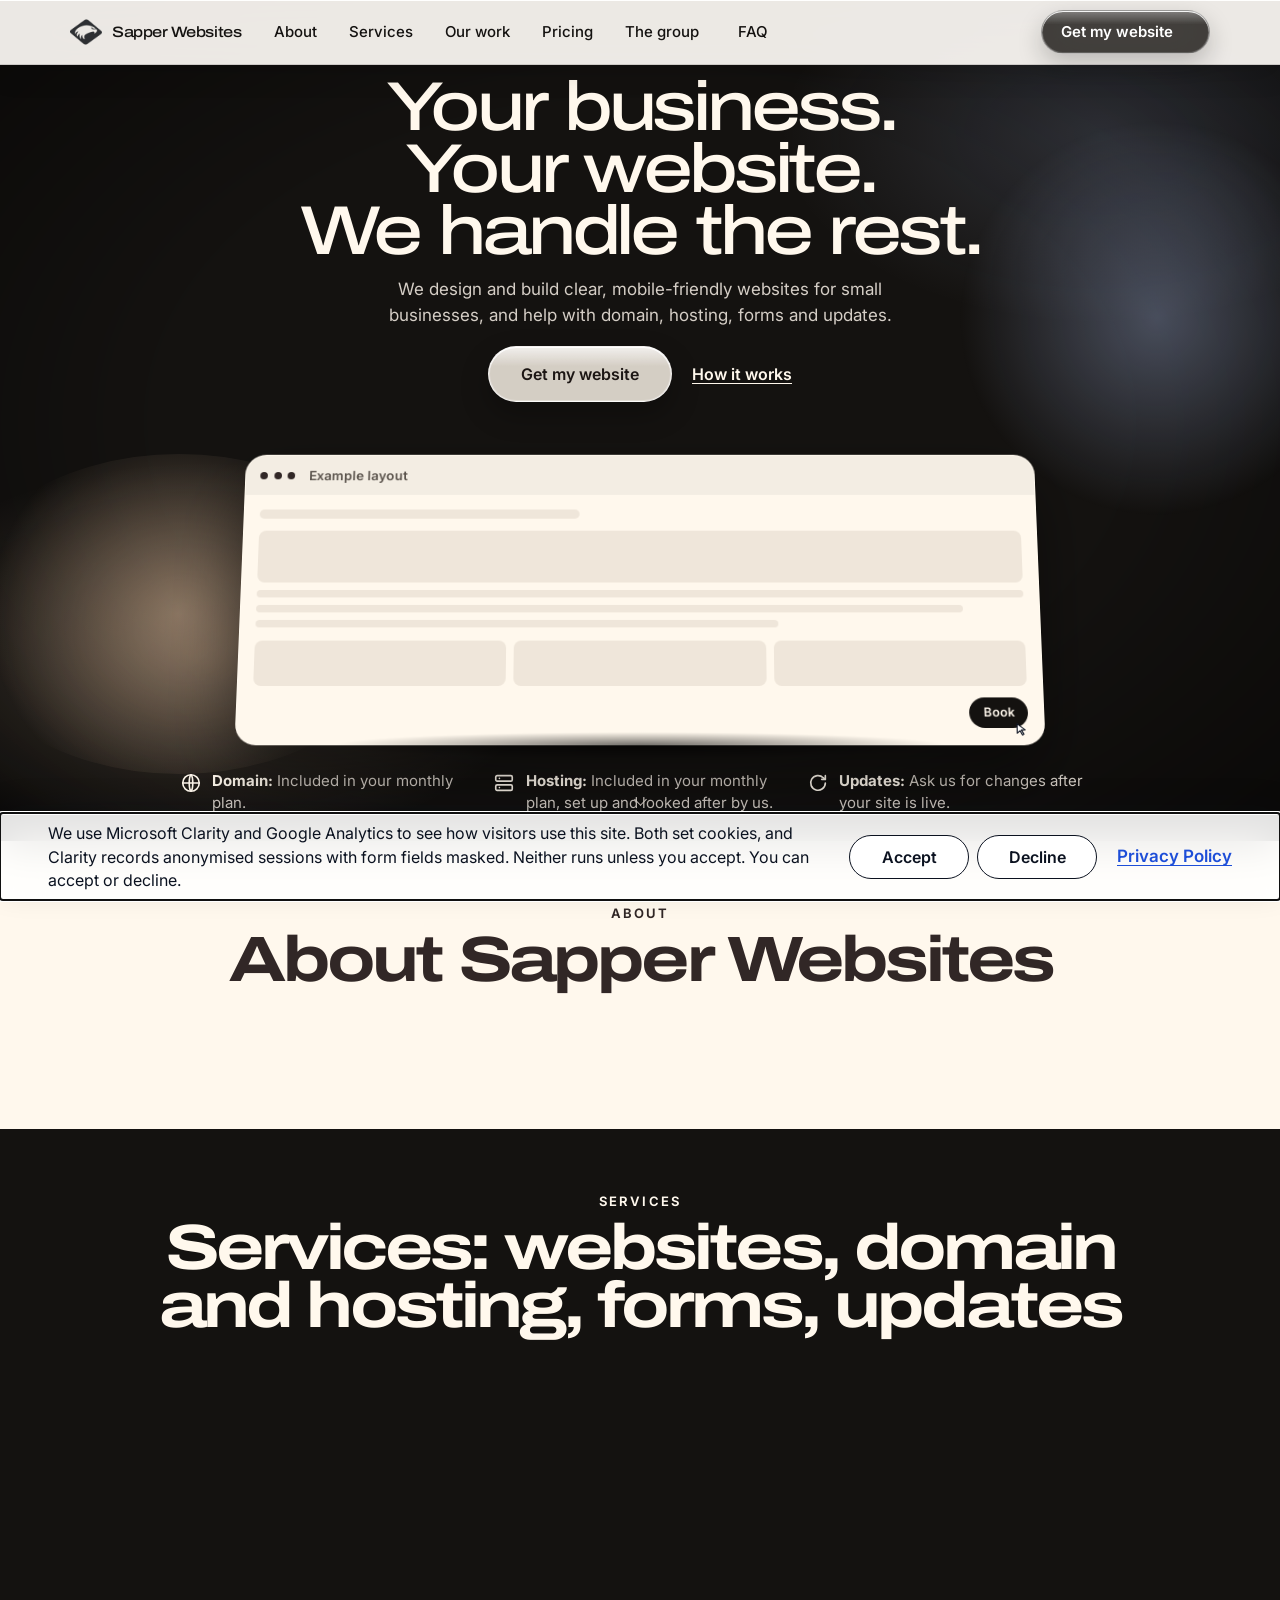
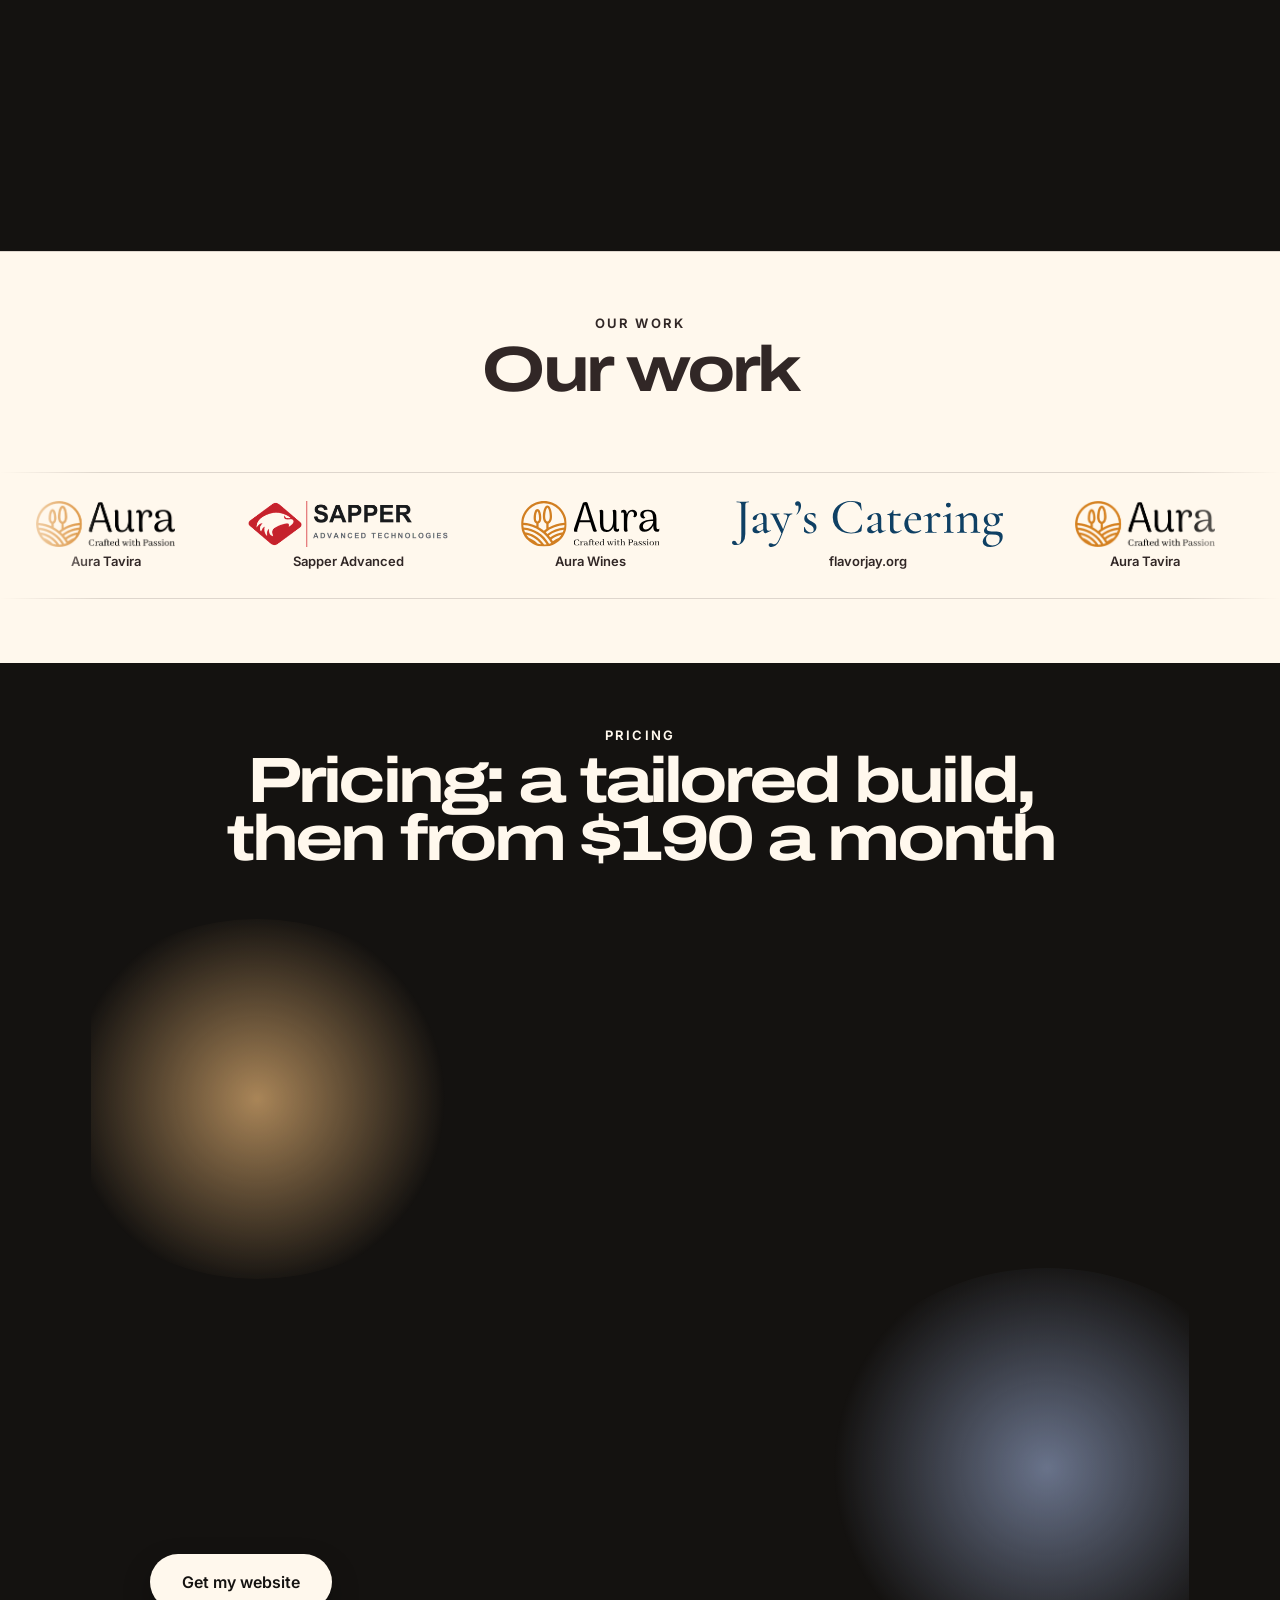
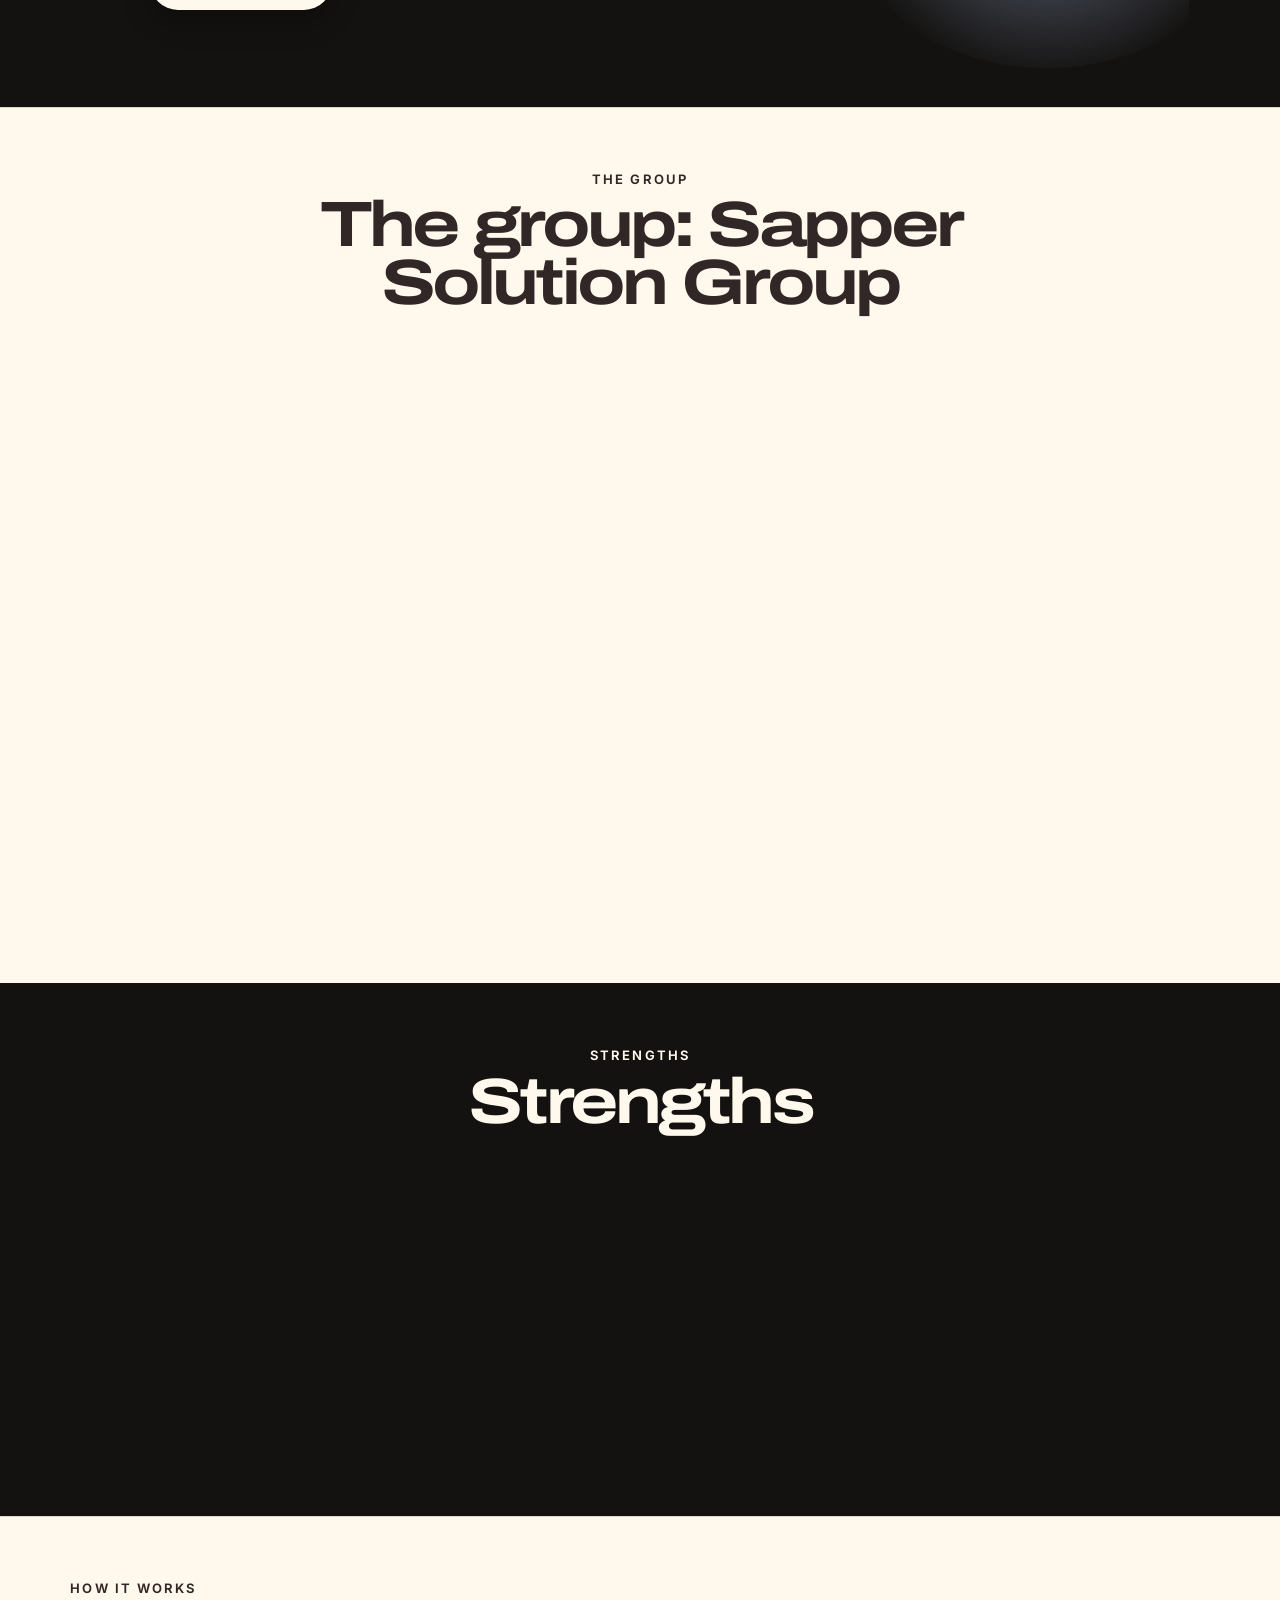
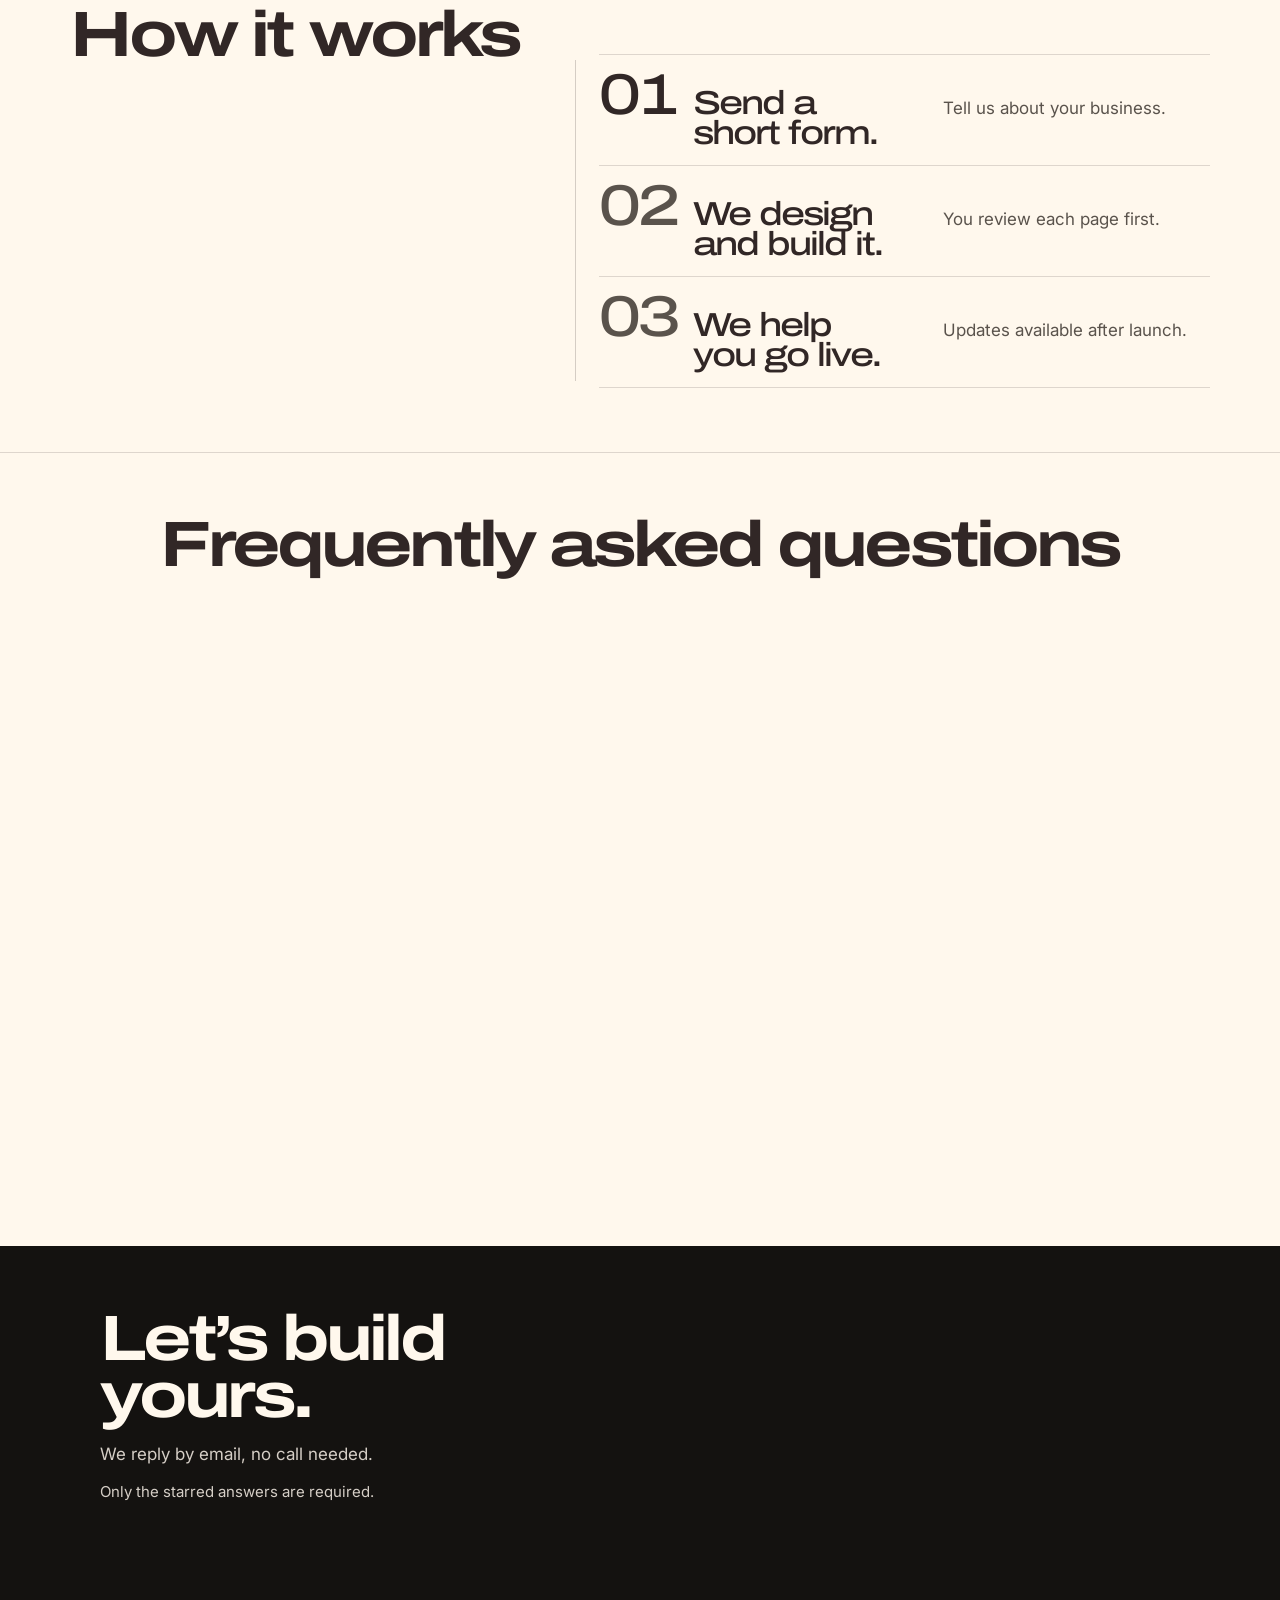
<file: index.html>
<!doctype html>
<html lang="en" data-clarity-id="z29nk8iu7w">
<head>
<meta charset="utf-8">
<meta name="viewport" content="width=device-width, initial-scale=1">
<meta http-equiv="Content-Security-Policy" content="default-src 'self'; script-src 'self' 'unsafe-inline' https://www.clarity.ms https://*.clarity.ms https://www.googletagmanager.com https://*.googletagmanager.com; style-src 'self'; font-src 'self' data:; img-src 'self' data: https://*.clarity.ms https://www.clarity.ms https://c.bing.com https://www.google-analytics.com https://*.google-analytics.com https://www.googletagmanager.com https://*.googletagmanager.com; connect-src 'self' https://*.clarity.ms https://www.clarity.ms https://formsubmit.co https://www.googletagmanager.com https://*.googletagmanager.com https://www.google-analytics.com https://*.google-analytics.com https://www.analytics.google.com https://*.analytics.google.com; form-action https://formsubmit.co; base-uri 'self'; object-src 'none'">
<meta name="referrer" content="strict-origin-when-cross-origin">
<title>Websites for Small Businesses | Sapper Websites</title>
<meta name="description" content="We design and build clear, mobile-friendly websites for small businesses, and help with domain, hosting, forms and updates. Send a short form to get started.">
<link rel="canonical" href="https://sapperwebsites.com/">
<meta property="og:type" content="website">
<meta property="og:site_name" content="Sapper Websites">
<meta property="og:title" content="Websites for Small Businesses | Sapper Websites">
<meta property="og:description" content="We design and build clear, mobile-friendly websites for small businesses, and help with domain, hosting, forms and updates. Send a short form to get started.">
<meta property="og:url" content="https://sapperwebsites.com/">
<meta property="og:image" content="https://sapperwebsites.com/assets/og-image.png">
<meta property="og:image:width" content="1200">
<meta property="og:image:height" content="630">
<meta property="og:image:alt" content="Sapper Websites logo and slogan">
<meta name="twitter:card" content="summary_large_image">
<meta name="twitter:image" content="https://sapperwebsites.com/assets/og-image.png">
<meta name="twitter:image:alt" content="Sapper Websites logo and slogan">
<link rel="icon" href="favicon.ico" sizes="any">
<link rel="icon" href="assets/favicon.svg" type="image/svg+xml">
<link rel="icon" type="image/png" sizes="32x32" href="favicon-32.png">
<link rel="apple-touch-icon" sizes="180x180" href="assets/apple-touch-icon.png">
<link rel="preload" href="assets/fonts/Archivo-Variable.woff2" as="font" type="font/woff2" crossorigin>
<link rel="preload" href="assets/fonts/Inter-Variable.woff2" as="font" type="font/woff2" crossorigin>
<link rel="stylesheet" href="assets/style.css?v=75">
<link rel="stylesheet" href="assets/home.css?v=75">
<script>document.documentElement.classList.add("js");window.__formOpened=Date.now();</script>
<script type="application/ld+json">
{"@context":"https://schema.org","@type":"ProfessionalService","name":"Sapper Websites","url":"https://sapperwebsites.com/","description":"We design and build clear, mobile-friendly websites for small businesses, and help with domain, hosting, forms and updates. Send a short form to get started.","parentOrganization":{"@type":"Organization","name":"Sapper Advanced Technologies LLC","url":"https://sapperadvanced.com"},"address":{"@type":"PostalAddress","streetAddress":"4239 U.S. 23","addressLocality":"Piketon","addressRegion":"OH","postalCode":"45661","addressCountry":"US"}}
</script>
<script type="application/ld+json">
{"@context":"https://schema.org","@type":"FAQPage","mainEntity":[
{"@type":"Question","name":"How much does a website cost?","acceptedAnswer":{"@type":"Answer","text":"The build is quoted per project, because every site is different. Send the short form and we reply by email with a proposal. After launch, maintenance is $190 a month on the 12-month plan or $220 a month on the 6-month plan, with hosting and your domain included."}},
{"@type":"Question","name":"How long does it take to build my website?","acceptedAnswer":{"@type":"Answer","text":"It depends on how many pages you need and what’s on them. Your proposal tells you what we’ll build, and you review each page before it goes live."}},
{"@type":"Question","name":"Do you work with businesses outside Ohio?","acceptedAnswer":{"@type":"Answer","text":"Yes. We’re based in Piketon, Ohio, and everything runs by email, so we work with small businesses wherever they are."}},
{"@type":"Question","name":"Are hosting and my domain included?","acceptedAnswer":{"@type":"Answer","text":"Yes, both are included in your monthly plan, and we set them up and look after them. The domain is registered in the name of your choice. Premium domains are quoted separately."}},
{"@type":"Question","name":"Can I change text or photos after the site is live?","acceptedAnswer":{"@type":"Answer","text":"Yes. Just write to us. Reasonable change requests are free of charge, and we aim to make them within 14 days."}},
{"@type":"Question","name":"Will my website work on phones?","acceptedAnswer":{"@type":"Answer","text":"Yes. Every page is checked on a phone first, and the site works on tablets and desktops too."}},
{"@type":"Question","name":"Can you redo my old website?","acceptedAnswer":{"@type":"Answer","text":"Yes. Add your current site or domain to the form, and we’ll tell you what we’d build in its place."}},
{"@type":"Question","name":"Do I need to write the text myself?","acceptedAnswer":{"@type":"Answer","text":"No. You tell us about your business, and we write and build the site by hand. Send us your own photos if you have them."}},
{"@type":"Question","name":"Will my site show up on Google?","acceptedAnswer":{"@type":"Answer","text":"We build every page so search engines and AI tools can read it: clear headings, fast pages and a layout that works on phones. Nobody can guarantee a ranking, and we don't."}},
{"@type":"Question","name":"How do I get started? Do I have to get on a call?","acceptedAnswer":{"@type":"Answer","text":"Send the short form on this page. We reply by email, no call needed."}}
]}
</script>
</head>
<body class="home">
<a class="skip" href="#main">Skip to content</a>
<header class="site-header">
  <div class="container header-inner">
    <a class="brand" href="/" aria-label="Sapper Websites home"><img src="assets/eagle-mark.webp" alt="Eagle logo of Sapper Websites" width="32" height="32"><span>Sapper Websites</span></a>
    <button type="button" class="nav-toggle" aria-expanded="false" aria-controls="site-nav">Menu</button>
    <nav id="site-nav" class="main-nav" aria-label="Main"><a href="#about">About</a><a href="#services">Services</a><a href="#work">Our work</a><a href="#pricing">Pricing</a><a href="#group">The group</a><a href="#faq">FAQ</a></nav>
    <a class="nav-cta" href="#start">Get my website</a>
  </div>
</header>

<main id="main">
  <section class="hero" id="top">
    <div class="hero-glow hero-glow-a" aria-hidden="true"><span></span></div>
    <div class="hero-glow hero-glow-b" aria-hidden="true"><span></span></div>
    <div class="hero-sweep" aria-hidden="true"><span></span></div>
    <div class="container hero-grid">
      <div class="hero-copy">
        <h1><span>Your business.</span> <span>Your website.</span> <span class="accent">We handle the rest.</span></h1>
        <p class="hero-sub">We design and build clear, mobile-friendly websites for small businesses, and help with domain, hosting, forms and updates.</p>
        <div class="hero-actions">
          <a class="btn btn-primary btn-lg hero-cta" href="#start">Get my website</a>
          <a class="quiet-link" href="#steps">How it works</a>
        </div>
      </div>
      <div class="hero-visual">
        <figure class="example">
          <div class="example-float">
            <div class="browser">
              <div class="browser-bar" aria-hidden="true"><i></i><i></i><i></i><span>Example layout</span></div>
              <div class="sample" aria-hidden="true">
                <div class="sample-nav"></div>
                <div class="sample-block"></div>
                <div class="sample-lines"><span></span><span></span><span></span></div>
                <div class="sample-cards"><i></i><i></i><i></i></div>
                <span class="sample-book">Book</span>
                <svg class="sample-cursor" viewBox="0 0 16 16" width="16" height="16" aria-hidden="true" focusable="false"><path fill="#fff" stroke="#0B1220" stroke-width="1.15" stroke-linejoin="round" d="M2.2 1.6 2.2 11.4 5 8.8 7.5 13.2 9 12.4 6.5 8.1 10.4 7.9Z"/></svg>
              </div>
            </div>
          </div>
          <figcaption class="sr-only">Example layout</figcaption>
        </figure>
        <ul class="proof">
          <li>
            <svg viewBox="0 0 24 24" aria-hidden="true" focusable="false"><circle cx="12" cy="12" r="9"/><path d="M3 12h18M12 3c2.6 2.8 2.6 15.2 0 18M12 3c-2.6 2.8-2.6 15.2 0 18"/></svg>
            <p><strong>Domain:</strong> Included in your monthly plan.</p>
          </li>
          <li>
            <svg viewBox="0 0 24 24" aria-hidden="true" focusable="false"><rect x="3" y="4" width="18" height="6" rx="1.5"/><rect x="3" y="14" width="18" height="6" rx="1.5"/><path d="M7 7h.01M7 17h.01"/></svg>
            <p><strong>Hosting:</strong> Included in your monthly plan, set up and looked after by us.</p>
          </li>
          <li>
            <svg viewBox="0 0 24 24" aria-hidden="true" focusable="false"><path d="M20 12a8 8 0 1 1-2.3-5.7L20 8"/><path d="M20 4v4h-4"/></svg>
            <p><strong>Updates:</strong> Ask us for changes after your site is live.</p>
          </li>
        </ul>
      </div>
    </div>
    <div class="scroll-cue" aria-hidden="true"><span></span></div>
  </section>

  <section class="band alt" aria-labelledby="about">
    <div class="container">
      <p class="kicker" aria-hidden="true">About</p>
      <h2 id="about">About Sapper Websites</h2>
      <div class="home-copy">
      <p class="section-intro">Sapper Websites is the web design arm of the Sapper Solution Group. We design, build and look after websites for small businesses, and we stay with you after launch.</p>
      </div>
    </div>
  </section>

  <section class="band" aria-labelledby="services">
    <div class="container">
      <div class="band-head">
        <p class="kicker" aria-hidden="true">Services</p>
        <h2 id="services">Services: websites, domain and hosting, forms, updates</h2>
      </div>
      <div class="home-copy">
      <p class="section-intro">What we do.</p>
      <ul class="num-list">
        <li><div><span>01</span><h3>Design and build</h3></div><p>Made around your business, written and built by hand.</p></li>
        <li><div><span>02</span><h3>Made for phones</h3></div><p>Every page is checked on a phone first.</p></li>
        <li><div><span>03</span><h3>Domain and hosting</h3></div><p>Included in your monthly plan, set up and looked after by us.</p></li>
        <li><div><span>04</span><h3>Contact forms</h3></div><p>Messages from your form are sent to the email address you choose.</p></li>
        <li><div><span>05</span><h3>Upkeep</h3></div><p>New text, new photos, fixes. Just write to us.</p></li>
      </ul>
      </div>
    </div>
  </section>

  <section class="band alt" aria-labelledby="work">
    <div class="container">
      <p class="kicker" aria-hidden="true">Our work</p>
      <h2 id="work">Our work</h2>
      <div class="home-copy">
      <p class="section-intro">Websites we have built.</p>
      </div>
      <div class="work-marquee">
        <div class="work-track">
          <div class="work-set">
            <div class="work-logo"><span class="work-lockup"><img src="assets/auratavira-logo.png" alt="Aura Tavira" width="291" height="96" loading="lazy" decoding="async"></span><span class="work-logo-name" aria-hidden="true">Aura Tavira</span></div>
            <div class="work-logo"><span class="work-lockup"><img class="logo-sapper" src="assets/sapperadvanced-logo.png" alt="Sapper Advanced" width="394" height="96" loading="lazy" decoding="async"></span><span class="work-logo-name" aria-hidden="true">Sapper Advanced</span></div>
            <div class="work-logo"><span class="work-lockup"><img src="assets/aurawines-logo.svg" alt="Aura Wines" width="1500" height="496" loading="lazy" decoding="async"></span><span class="work-logo-name" aria-hidden="true">Aura Wines</span></div>
            <div class="work-logo"><span class="work-lockup"><img class="logo-flavorjay" src="assets/flavorjay-wordmark.svg" alt="flavorjay.org" width="5409" height="917" loading="lazy" decoding="async"></span><span class="work-logo-name" aria-hidden="true">flavorjay.org</span></div>
            <div class="work-logo" aria-hidden="true"><span class="work-lockup"><img src="assets/auratavira-logo.png" alt="" width="291" height="96" loading="lazy" decoding="async"></span><span class="work-logo-name" aria-hidden="true">Aura Tavira</span></div>
            <div class="work-logo" aria-hidden="true"><span class="work-lockup"><img class="logo-sapper" src="assets/sapperadvanced-logo.png" alt="" width="394" height="96" loading="lazy" decoding="async"></span><span class="work-logo-name" aria-hidden="true">Sapper Advanced</span></div>
            <div class="work-logo" aria-hidden="true"><span class="work-lockup"><img src="assets/aurawines-logo.svg" alt="" width="1500" height="496" loading="lazy" decoding="async"></span><span class="work-logo-name" aria-hidden="true">Aura Wines</span></div>
            <div class="work-logo" aria-hidden="true"><span class="work-lockup"><img class="logo-flavorjay" src="assets/flavorjay-wordmark.svg" alt="" width="5409" height="917" loading="lazy" decoding="async"></span><span class="work-logo-name" aria-hidden="true">flavorjay.org</span></div>
          </div>
          <div class="work-set" aria-hidden="true">
            <div class="work-logo"><span class="work-lockup"><img src="assets/auratavira-logo.png" alt="" width="291" height="96" loading="lazy" decoding="async"></span><span class="work-logo-name" aria-hidden="true">Aura Tavira</span></div>
            <div class="work-logo"><span class="work-lockup"><img class="logo-sapper" src="assets/sapperadvanced-logo.png" alt="" width="394" height="96" loading="lazy" decoding="async"></span><span class="work-logo-name" aria-hidden="true">Sapper Advanced</span></div>
            <div class="work-logo"><span class="work-lockup"><img src="assets/aurawines-logo.svg" alt="" width="1500" height="496" loading="lazy" decoding="async"></span><span class="work-logo-name" aria-hidden="true">Aura Wines</span></div>
            <div class="work-logo"><span class="work-lockup"><img class="logo-flavorjay" src="assets/flavorjay-wordmark.svg" alt="" width="5409" height="917" loading="lazy" decoding="async"></span><span class="work-logo-name" aria-hidden="true">flavorjay.org</span></div>
            <div class="work-logo"><span class="work-lockup"><img src="assets/auratavira-logo.png" alt="" width="291" height="96" loading="lazy" decoding="async"></span><span class="work-logo-name" aria-hidden="true">Aura Tavira</span></div>
            <div class="work-logo"><span class="work-lockup"><img class="logo-sapper" src="assets/sapperadvanced-logo.png" alt="" width="394" height="96" loading="lazy" decoding="async"></span><span class="work-logo-name" aria-hidden="true">Sapper Advanced</span></div>
            <div class="work-logo"><span class="work-lockup"><img src="assets/aurawines-logo.svg" alt="" width="1500" height="496" loading="lazy" decoding="async"></span><span class="work-logo-name" aria-hidden="true">Aura Wines</span></div>
            <div class="work-logo"><span class="work-lockup"><img class="logo-flavorjay" src="assets/flavorjay-wordmark.svg" alt="" width="5409" height="917" loading="lazy" decoding="async"></span><span class="work-logo-name" aria-hidden="true">flavorjay.org</span></div>
          </div>
        </div>
      </div>
    </div>
  </section>

  <section class="band" aria-labelledby="pricing">
    <div class="container">
      <div class="band-head">
        <p class="kicker" aria-hidden="true">Pricing</p>
        <h2 id="pricing">Pricing: a tailored build, then from $190 a month</h2>
      </div>
      <div class="home-copy">
      <div class="price-card">
        <div class="glass-field" aria-hidden="true"><span class="glass-blob glass-blob-a"></span><span class="glass-blob glass-blob-b"></span></div>
        <ul class="price-lines">
          <li><strong>Website:</strong> A tailored quote to build it, based on what you need. Send a short form and, if we can help, we&rsquo;ll send a proposal.</li>
          <li><strong>Maintenance:</strong> $220 per month on a 6-month plan, or $190 per month on a 12-month plan, in US dollars, including hosting and your domain. The domain is registered in the name of your choice.
            <div class="plan-row">
              <div class="plan">
                <p class="plan-kicker">6-month plan</p>
                <p class="plan-price"><span class="plan-amount">$220</span> per month</p>
              </div>
              <div class="plan plan-best">
                <p class="plan-save">Save $360 a year</p>
                <p class="plan-kicker">12-month plan</p>
                <p class="plan-price"><span class="plan-amount">$190</span> per month</p>
              </div>
            </div>
            <p class="price-note">After your 6- or 12-month term, the plan continues month to month at the same price. To stop at the end of your term or any time after, give 30 days’ notice by email.</p>
            <p class="price-note">Premium domains excluded.</p>
          </li>
          <li><strong>Changes:</strong> Reasonable change requests to your site are free of charge. We aim to make them within 14 days of you telling us.</li>
        </ul>
        <a class="btn btn-primary btn-lg" href="#start">Get my website</a>
      </div>
      <p class="price-note">Full terms are in your written contract.</p>
      </div>
    </div>
  </section>

  <section class="band alt" aria-labelledby="group">
    <div class="container">
      <div class="band-head">
        <p class="kicker" aria-hidden="true">The group</p>
        <h2 id="group">The group: Sapper Solution Group</h2>
      </div>
      <div class="home-copy">
      <p class="section-intro">Sapper Websites is a DBA of Sapper Advanced Technologies LLC, an Ohio company based in Piketon, Ohio, part of the Sapper Solution Group. Your agreement is with Sapper Advanced Technologies LLC, not with other group companies.</p>
      <p class="group-source"><a href="https://sappersolution.com" rel="noopener noreferrer">Sapper Solution Group</a></p>
      <ul class="group-grid">
        <li class="group-card"><h3>Sapper Advanced Technologies</h3><p>Metal fabrication, racks, and industrial packaging.</p></li>
        <li class="group-card"><h3>Sapper Plastics</h3><p>Advanced packaging for EV batteries, industrial components, and sensitive goods.</p></li>
        <li class="group-card"><h3>F&middot;S&middot;S&middot;I Federal Supply Services International</h3><p>Procurement, logistics, and industrial supply chain operations.</p></li>
        <li class="group-card"><h3>Sapper Waste</h3><p>Roll off dumpster rentals and waste removal services.</p></li>
      </ul>
      </div>
    </div>
  </section>

  <section class="band" aria-labelledby="strengths">
    <div class="container">
      <div class="band-head">
        <p class="kicker" aria-hidden="true">Strengths</p>
        <h2 id="strengths">Strengths</h2>
      </div>
      <div class="home-copy">
      <ul class="num-list">
        <li><div><span>01</span><h3>Clear design</h3></div><p>A site built around what your business does and what visitors need to find.</p></li>
        <li><div><span>02</span><h3>Works on every screen</h3></div><p>Phones, tablets and desktops.</p></li>
        <li><div><span>03</span><h3>We help with the rest</h3></div><p>Domain and hosting are included in your monthly plan, set up and looked after by us. Contact form and updates are available after launch.</p></li>
      </ul>
      </div>
    </div>
  </section>

  <section class="band alt steps-scene" aria-labelledby="steps">
    <div class="container">
      <div class="steps-pin">
        <p class="kicker" aria-hidden="true">How it works</p>
        <h2 id="steps">How it works</h2>
      </div>
      <div class="home-copy">
      <p class="section-intro">Tell us. We build. You launch.</p>
      <ol class="num-list steps" data-step="0">
        <li><div><span>01</span><h3>Send a short form.</h3></div><p>Tell us about your business.</p></li>
        <li><div><span>02</span><h3>We design and build it.</h3></div><p>You review each page first.</p></li>
        <li><div><span>03</span><h3>We help you go live.</h3></div><p>Updates available after launch.</p></li>
      </ol>
      </div>
    </div>
  </section>

  <section class="band" aria-labelledby="faq">
    <div class="container">
      <div class="band-head">
        <h2 id="faq">Frequently asked questions</h2>
      </div>
      <div class="home-copy">
        <div class="faq-list">
          <details>
            <summary>How much does a website cost?</summary>
            <p>The build is quoted per project, because every site is different. Send the short form and we reply by email with a proposal. After launch, maintenance is $190 a month on the 12-month plan or $220 a month on the 6-month plan, with hosting and your domain included.</p>
          </details>
          <details>
            <summary>How long does it take to build my website?</summary>
            <p>It depends on how many pages you need and what’s on them. Your proposal tells you what we’ll build, and you review each page before it goes live.</p>
          </details>
          <details>
            <summary>Do you work with businesses outside Ohio?</summary>
            <p>Yes. We’re based in Piketon, Ohio, and everything runs by email, so we work with small businesses wherever they are.</p>
          </details>
          <details>
            <summary>Are hosting and my domain included?</summary>
            <p>Yes, both are included in your monthly plan, and we set them up and look after them. The domain is registered in the name of your choice. Premium domains are quoted separately.</p>
          </details>
          <details>
            <summary>Can I change text or photos after the site is live?</summary>
            <p>Yes. Just write to us. Reasonable change requests are free of charge, and we aim to make them within 14 days.</p>
          </details>
          <details>
            <summary>Will my website work on phones?</summary>
            <p>Yes. Every page is checked on a phone first, and the site works on tablets and desktops too.</p>
          </details>
          <details>
            <summary>Can you redo my old website?</summary>
            <p>Yes. Add your current site or domain to the form, and we’ll tell you what we’d build in its place.</p>
          </details>
          <details>
            <summary>Do I need to write the text myself?</summary>
            <p>No. You tell us about your business, and we write and build the site by hand. Send us your own photos if you have them.</p>
          </details>
          <details>
            <summary>Will my site show up on Google?</summary>
            <p>We build every page so search engines and AI tools can read it: clear headings, fast pages and a layout that works on phones. Nobody can guarantee a ranking, and we don't.</p>
          </details>
          <details>
            <summary>How do I get started? Do I have to get on a call?</summary>
            <p>Send the short form on this page. We reply by email, no call needed.</p>
          </details>
        </div>
      </div>
    </div>
  </section>

  <section id="contact" class="contact" aria-labelledby="contact-h">
    <div class="container">
    <div class="contact-grid">
      <div class="contact-intro">
        <h2 id="contact-h">Let&rsquo;s build yours.</h2>
        <p class="muted">We reply by email, no call needed.</p>
        <p class="hint">Only the starred answers are required.</p>
      </div>
      <div class="contact-form">
      <form data-clarity-mask="True" id="start" class="form" action="https://formsubmit.co/e86e443427ce91d35f0997069968e91a" method="POST" accept-charset="UTF-8" aria-labelledby="contact-h">
        <input type="hidden" name="_subject" value="New website request" data-clarity-mask="True">
        <input type="hidden" name="_template" value="table" data-clarity-mask="True">
        <input type="hidden" name="_captcha" value="false" data-clarity-mask="True">
        <input type="hidden" name="_next" value="https://sapperwebsites.com/thanks.html" data-clarity-mask="True">
        <p id="form-guard-msg" class="field-error" role="alert"></p>
        <p class="sr-only">Required fields are marked with an asterisk.</p>
        <div class="form-row">
        <div class="field">
          <label for="f-name">Your name <span class="req" aria-hidden="true">*</span></label>
          <input id="f-name" name="Your name" type="text" required aria-required="true" autocomplete="name" maxlength="80" aria-describedby="f-name-err" data-clarity-mask="True">
          <p id="f-name-err" class="field-error">Please enter your Full name.</p>
        </div>
        <div class="field">
          <label for="f-email">Email <span class="req" aria-hidden="true">*</span></label>
          <input id="f-email" name="Email" type="email" required aria-required="true" autocomplete="email" autocapitalize="none" spellcheck="false" maxlength="120" aria-describedby="f-email-err" data-clarity-mask="True">
          <p id="f-email-err" class="field-error">Please enter a valid email address.</p>
        </div>
        </div>
        <div class="form-row">
        <div class="field">
          <label for="f-phone">Phone<span class="opt"> (optional)</span></label>
          <input id="f-phone" name="Phone" type="tel" autocomplete="tel" inputmode="tel" maxlength="30" aria-describedby="f-phone-err" data-clarity-mask="True">
          <p id="f-phone-err" class="field-error"></p>
        </div>
        <div class="field">
          <label for="f-business">Business name <span class="req" aria-hidden="true">*</span></label>
          <input id="f-business" name="Business name" type="text" required aria-required="true" autocomplete="organization" maxlength="120" aria-describedby="f-business-err" data-clarity-mask="True">
          <p id="f-business-err" class="field-error">Please enter the business name.</p>
        </div>
        </div>
        <div class="field">
          <label for="f-need">What you need <span class="req" aria-hidden="true">*</span></label>
          <textarea id="f-need" name="What you need" rows="4" required aria-required="true" maxlength="1500" placeholder="What do you need, in a sentence or two?" aria-describedby="f-need-err" data-clarity-mask="True"></textarea>
          <p id="f-need-err" class="field-error">Please say what you need.</p>
        </div>
        <div class="field">
          <label for="f-site">Current site or domain<span class="opt"> (optional)</span></label>
          <input id="f-site" name="Current site or domain" type="text" autocapitalize="none" spellcheck="false" maxlength="200" placeholder="example.com" aria-describedby="f-site-err" data-clarity-mask="True">
          <p id="f-site-err" class="field-error"></p>
        </div>
        <div class="consent">
          <input id="f-consent" name="Agreement" type="checkbox" value="I agree to the Terms of Service and Privacy Policy." required aria-required="true" aria-describedby="f-consent-err" data-clarity-mask="True">
          <label for="f-consent">I agree to the <a href="terms.html">Terms of Service</a> and <a href="privacy.html">Privacy Policy</a>.</label>
          <p id="f-consent-err" class="field-error">Please agree to the Terms of Service and Privacy Policy.</p>
        </div>
        <div class="form-submit">
          <button class="btn btn-primary btn-lg" type="submit">Send my request</button>
          <p class="form-after">No call needed. We reply by email with a short proposal.</p>
        </div>
        <p class="hp" aria-hidden="true">
          <label>Leave this field empty<input type="text" name="_honey" tabindex="-1" autocomplete="off" data-clarity-mask="True"></label>
        </p>
      </form>
      </div>
    </div>
    </div>
  </section>
</main>

<footer class="site-footer">
  <div class="container">
    <p>Sapper Websites is a DBA of Sapper Advanced Technologies LLC.</p>
    <p>Sapper Solution HQ, 4239 U.S. 23, Piketon, OH 45661</p>
    <p><a href="mailto:info@sapperwebsites.com">Email us</a></p>
    <p><a href="terms.html">Terms of Service</a> &middot; <a href="privacy.html">Privacy Policy</a> &middot; <a href="legal-notice.html">Legal Notice</a></p>
    <p><button type="button" class="cookie-settings">Cookie settings</button></p>
    <p>&copy; 2026 Sapper Advanced Technologies LLC <span class="joined"><span class="sep">&middot; </span><a href="https://sapperadvanced.com" rel="noopener noreferrer">sapperadvanced.com</a></span></p>
  </div>
</footer>
<div class="float-bar hide">
<a class="float-cta hide" href="#start"><span class="float-cta-label">Get my website</span><svg class="float-cta-icon" aria-hidden="true" viewBox="0 0 24 24" width="20" height="20" focusable="false"><path d="M5 12h14M13 6l6 6-6 6" fill="none" stroke="currentColor" stroke-width="2" stroke-linecap="round" stroke-linejoin="round"/></svg></a>
</div>
<script src="assets/form-guard.js"></script>
<script>
/* Applies the checks in assets/form-guard.js. A valid form with an empty honeypot is sent with fetch so the visitor stays on this site. If JavaScript is off, or this fails before that send, the form still posts to FormSubmit and _next points at the thank-you page. */
(function () {
  var f = document.getElementById("start");
  if (!f) return;
  var opened = window.__formOpened || Date.now();
  var ajaxUrl = "https://formsubmit.co/ajax/e86e443427ce91d35f0997069968e91a";
  var sendError = "Sorry, that didn't go through. Please try again in a moment.";
  var ids = {name:"f-name", email:"f-email", phone:"f-phone", business:"f-business", need:"f-need", site:"f-site", consent:"f-consent"};
  function read(id) {
    var el = document.getElementById(id);
    return el ? el.value : "";
  }
  function clearErrors() {
    var nodes = f.querySelectorAll(".field-error");
    for (var i = 0; i < nodes.length; i++) nodes[i].classList.remove("is-on");
    var bad = f.querySelectorAll("[aria-invalid]");
    for (var j = 0; j < bad.length; j++) bad[j].removeAttribute("aria-invalid");
    var box = document.getElementById("form-guard-msg");
    if (box) box.textContent = "";
  }
  function showSendError(btn) {
    var box = document.getElementById("form-guard-msg");
    if (box) {
      box.textContent = sendError;
      box.classList.add("is-on");
    }
    if (btn) btn.disabled = false;
  }
  f.addEventListener("input", function (ev) {
    var el = ev.target;
    if (!el || !el.id) return;
    el.removeAttribute("aria-invalid");
    var err = document.getElementById(el.id + "-err");
    if (err) err.classList.remove("is-on");
  });
  f.addEventListener("submit", function (ev) {
    try {
      if (!window.formGuard) return;
      var consent = document.getElementById("f-consent");
      var honey = f.querySelector('input[name="_honey"]');
      var result = window.formGuard.validate({
        name: read("f-name"),
        email: read("f-email"),
        phone: read("f-phone"),
        business: read("f-business"),
        need: read("f-need"),
        site: read("f-site"),
        consent: !!(consent && consent.checked),
        honey: honey ? honey.value : ""
      }, { elapsedMs: Date.now() - opened });
      var values = result.values;
      var map = {name:"f-name", email:"f-email", phone:"f-phone", business:"f-business", need:"f-need", site:"f-site"};
      Object.keys(map).forEach(function (key) {
        var el = document.getElementById(map[key]);
        if (el) el.value = values[key];
      });
      clearErrors();
      if (!result.ok) {
        ev.preventDefault();
        var first = null;
        Object.keys(ids).forEach(function (key) {
          if (!result.errors[key]) return;
          var el = document.getElementById(ids[key]);
          var err = document.getElementById(ids[key] + "-err");
          if (el) el.setAttribute("aria-invalid", "true");
          if (err) { err.textContent = result.errors[key]; err.classList.add("is-on"); }
          if (!first && el) first = el;
        });
        if (result.errors.form) {
          var box = document.getElementById("form-guard-msg");
          if (box) { box.textContent = result.errors.form; box.classList.add("is-on"); }
        }
        if (first && first.focus) first.focus();
        return;
      }
      if (honey && honey.value) return;
      ev.preventDefault();
      var btn = f.querySelector('[type="submit"]');
      if (btn) btn.disabled = true;
      var reply = f.querySelector('input[name="_replyto"]');
      if (!reply) {
        reply = document.createElement("input");
        reply.type = "hidden";
        reply.name = "_replyto";
        reply.setAttribute("data-clarity-mask", "True");
        f.appendChild(reply);
      }
      reply.value = values.email;
      var data = {};
      new FormData(f).forEach(function (value, key) { data[key] = value; });
      fetch(ajaxUrl, {
        method: "POST",
        headers: { "Content-Type": "application/json", "Accept": "application/json" },
        body: JSON.stringify(data)
      }).then(function (res) {
        return res.json();
      }).then(function (body) {
        if (body && (body.success === true || body.success === "true")) {
          window.location.href = "/thanks.html";
          return;
        }
        showSendError(btn);
      }).catch(function () {
        showSendError(btn);
      });
    } catch (err) {}
  });
})();
</script>
<script src="assets/float-pill.js?v=75"></script>
<script src="assets/site.js?v=75"></script>
<script src="assets/consent.js?v=75"></script>
<script src="assets/home-motion.js?v=75"></script>
</body>
</html>
</file>
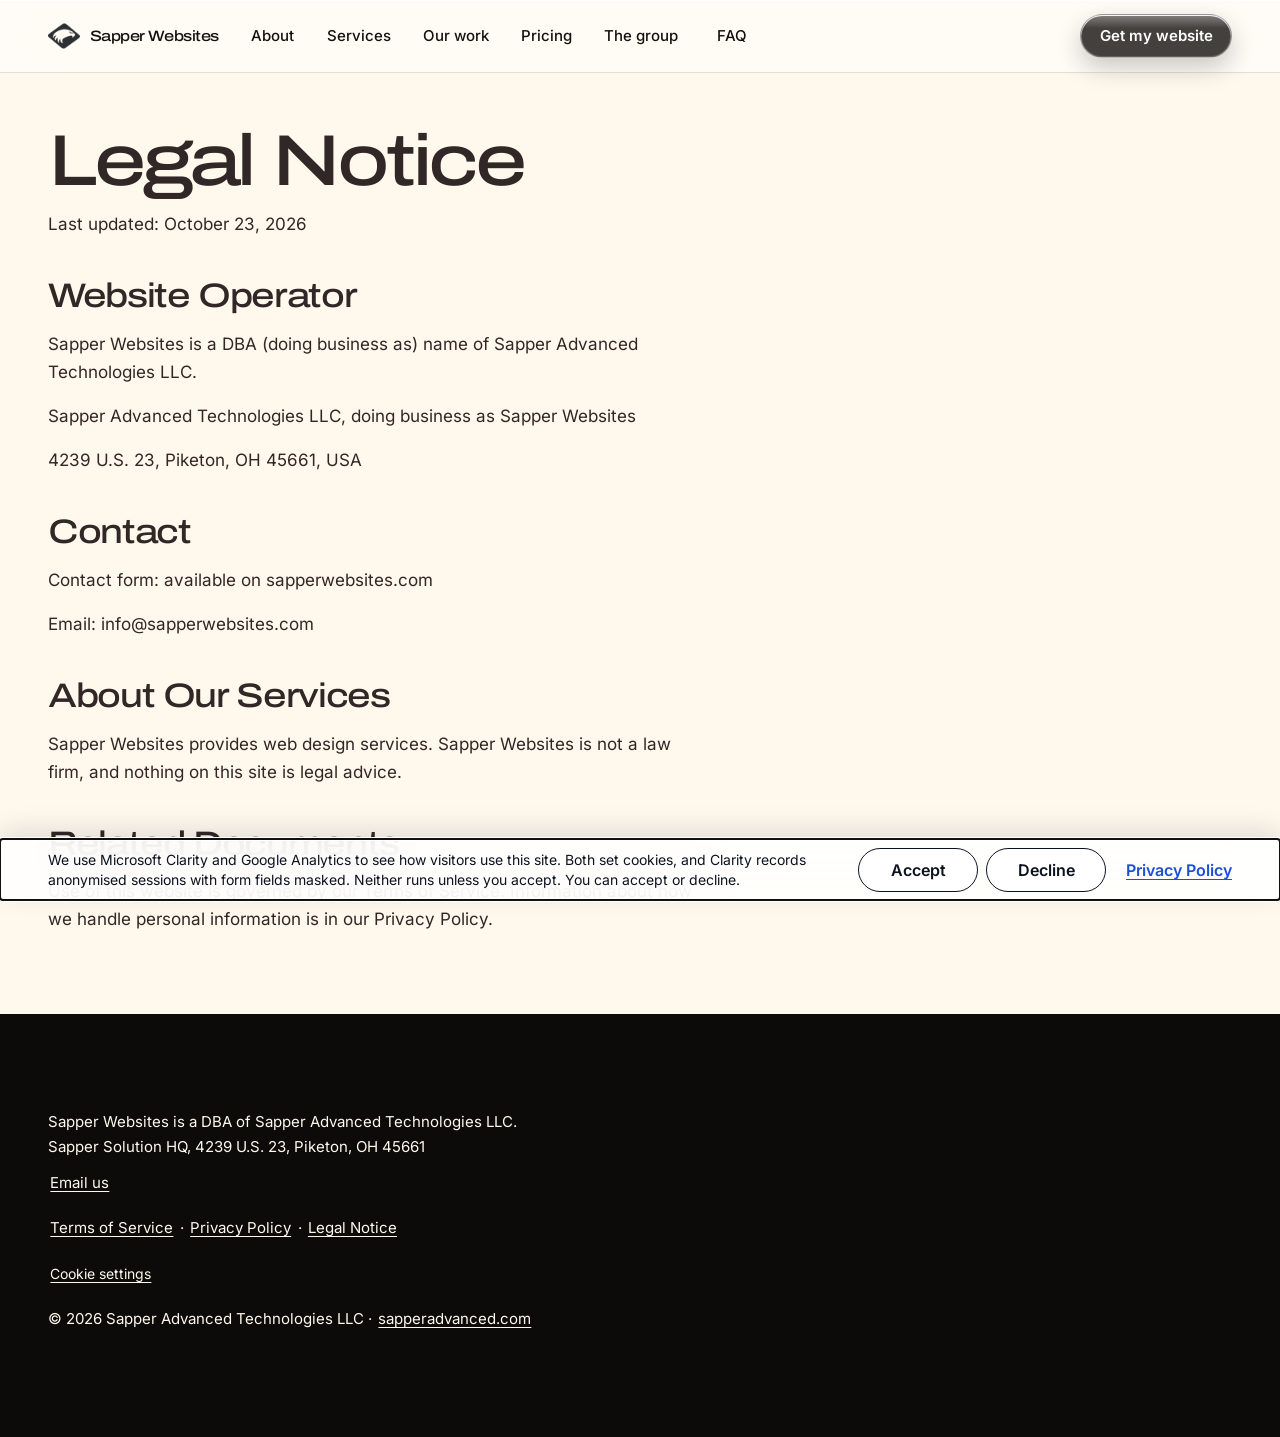
<file: legal-notice.html>
<!doctype html>
<html lang="en" data-clarity-id="z29nk8iu7w">
<head>
<meta charset="utf-8">
<meta name="viewport" content="width=device-width, initial-scale=1">
<meta http-equiv="Content-Security-Policy" content="default-src 'self'; script-src 'self' 'unsafe-inline' https://www.clarity.ms https://*.clarity.ms https://www.googletagmanager.com https://*.googletagmanager.com; style-src 'self'; font-src 'self' data:; img-src 'self' data: https://*.clarity.ms https://www.clarity.ms https://c.bing.com https://www.google-analytics.com https://*.google-analytics.com https://www.googletagmanager.com https://*.googletagmanager.com; connect-src 'self' https://*.clarity.ms https://www.clarity.ms https://www.googletagmanager.com https://*.googletagmanager.com https://www.google-analytics.com https://*.google-analytics.com https://www.analytics.google.com https://*.analytics.google.com; form-action https://formsubmit.co; base-uri 'self'; object-src 'none'">
<meta name="referrer" content="strict-origin-when-cross-origin">
<title>Legal Notice | Sapper Websites</title>
<meta name="description" content="Who operates Sapper Websites, and how to contact us.">
<link rel="canonical" href="https://sapperwebsites.com/legal-notice.html">
<link rel="icon" href="favicon.ico" sizes="any">
<link rel="icon" href="assets/favicon.svg" type="image/svg+xml">
<link rel="icon" type="image/png" sizes="32x32" href="favicon-32.png">
<link rel="apple-touch-icon" sizes="180x180" href="assets/apple-touch-icon.png">
<link rel="preload" href="assets/fonts/Archivo-Variable.woff2" as="font" type="font/woff2" crossorigin>
<link rel="preload" href="assets/fonts/Inter-Variable.woff2" as="font" type="font/woff2" crossorigin>
<link rel="stylesheet" href="assets/style.css?v=75">
<script>document.documentElement.classList.add("js");</script>
</head>
<body>
<a class="skip" href="#main">Skip to content</a>
<header class="site-header">
  <div class="container header-inner">
    <a class="brand" href="/" aria-label="Sapper Websites home"><img src="assets/eagle-mark.webp" alt="Eagle logo of Sapper Websites" width="32" height="32"><span>Sapper Websites</span></a>
    <button type="button" class="nav-toggle" aria-expanded="false" aria-controls="site-nav">Menu</button>
    <nav id="site-nav" class="main-nav" aria-label="Main"><a href="/#about">About</a><a href="/#services">Services</a><a href="/#work">Our work</a><a href="/#pricing">Pricing</a><a href="/#group">The group</a><a href="/#faq">FAQ</a></nav>
    <a class="nav-cta" href="/#start">Get my website</a>
  </div>
</header>
<main id="main" class="legal">
  <div class="container">
    <div class="legal-inner" data-clarity-mask="True">
<h1>Legal Notice</h1>
<p>Last updated: October 23, 2026</p>
<h2 id="website-operator">Website Operator</h2>
<p>Sapper Websites is a DBA (doing business as) name of Sapper Advanced Technologies LLC.</p>
<p>Sapper Advanced Technologies LLC, doing business as Sapper Websites</p>
<p>4239 U.S. 23, Piketon, OH 45661, USA</p>
<h2 id="contact">Contact</h2>
<p>Contact form: available on sapperwebsites.com</p>
<p>Email: info@sapperwebsites.com</p>
<h2 id="about-our-services">About Our Services</h2>
<p>Sapper Websites provides web design services. Sapper Websites is not a law firm, and nothing on this site is legal advice.</p>
<h2 id="related-documents">Related Documents</h2>
<p>Use of this website is governed by our Terms of Service. Information about how we handle personal information is in our Privacy Policy.</p>
    </div>
  </div>
</main>
<footer class="site-footer">
  <div class="container">
    <p>Sapper Websites is a DBA of Sapper Advanced Technologies LLC.</p>
    <p>Sapper Solution HQ, 4239 U.S. 23, Piketon, OH 45661</p>
    <p><a href="mailto:info@sapperwebsites.com">Email us</a></p>
    <p><a href="terms.html">Terms of Service</a> &middot; <a href="privacy.html">Privacy Policy</a> &middot; <a href="legal-notice.html">Legal Notice</a></p>
    <p><button type="button" class="cookie-settings">Cookie settings</button></p>
    <p>&copy; 2026 Sapper Advanced Technologies LLC <span class="joined"><span class="sep">&middot; </span><a href="https://sapperadvanced.com" rel="noopener noreferrer">sapperadvanced.com</a></span></p>
  </div>
</footer>
<script src="assets/site.js?v=75"></script>
<script src="assets/consent.js?v=75"></script>
</body>
</html>
</file>
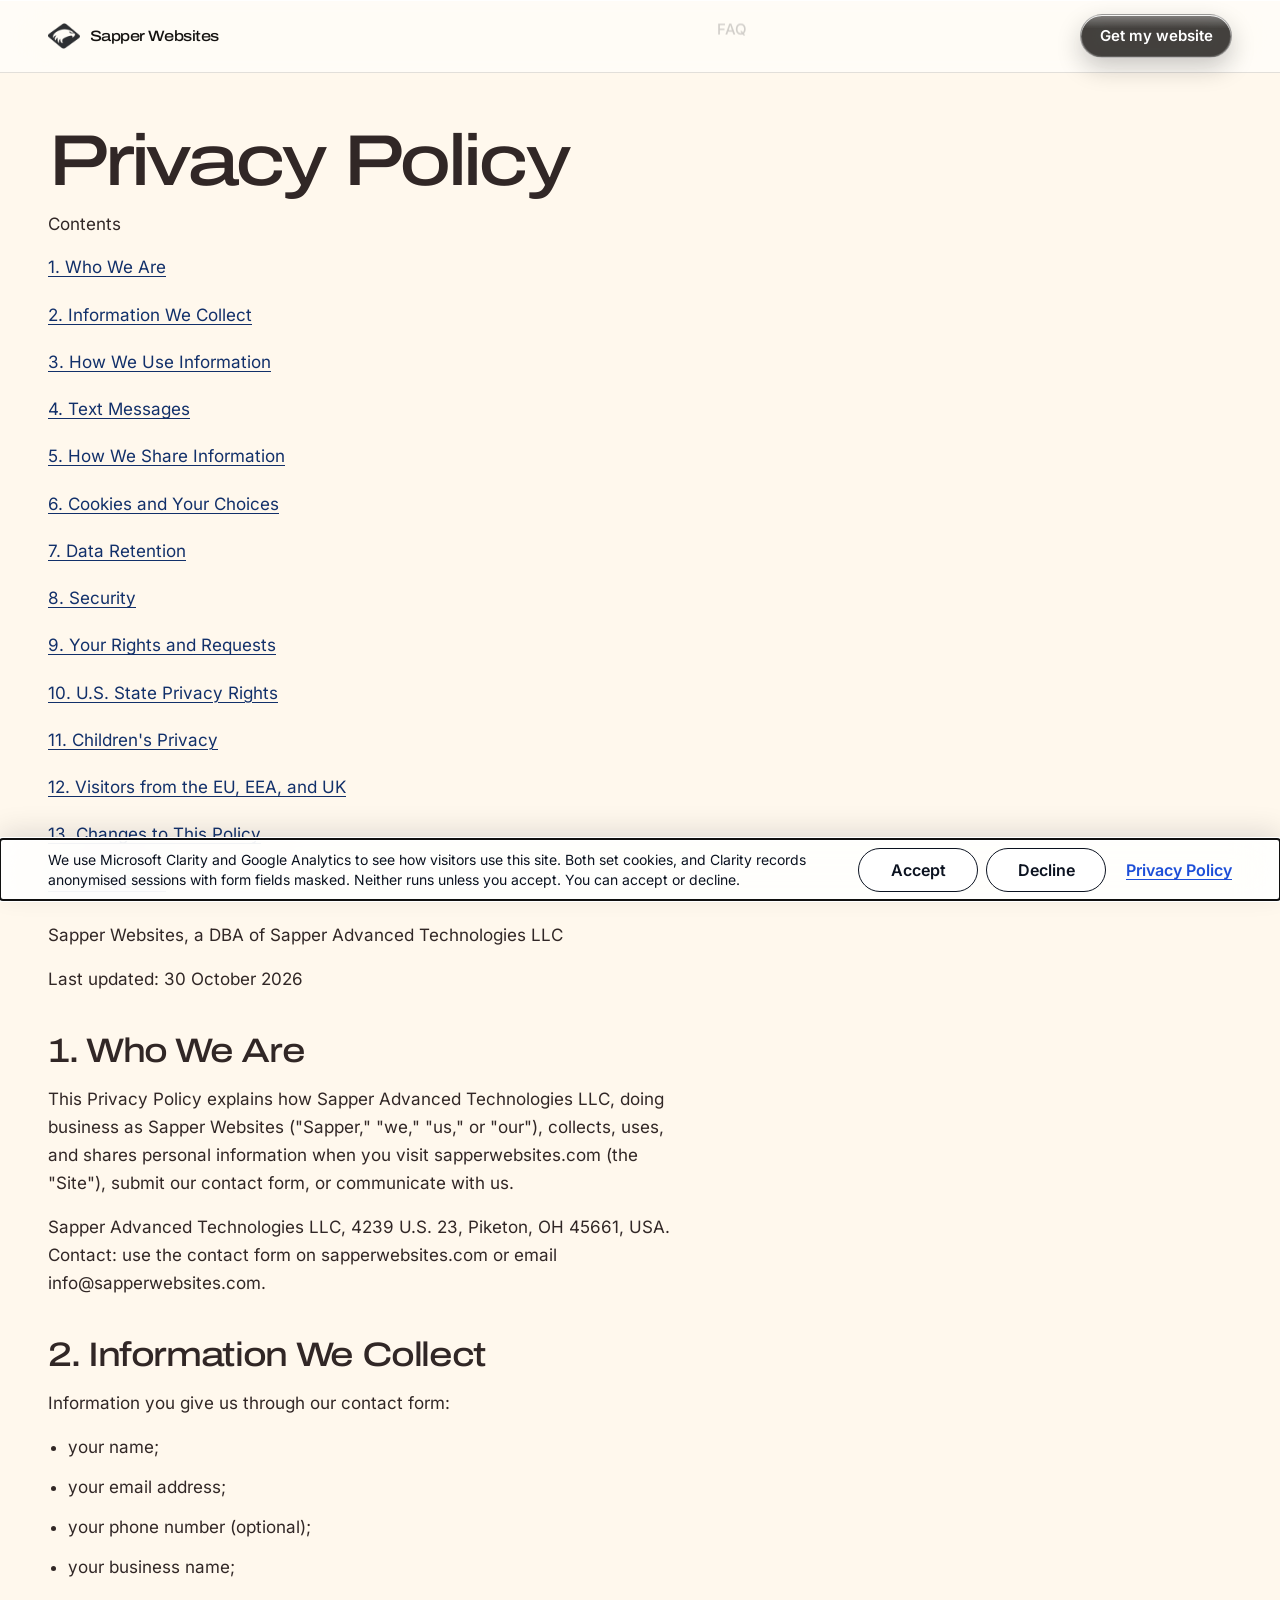
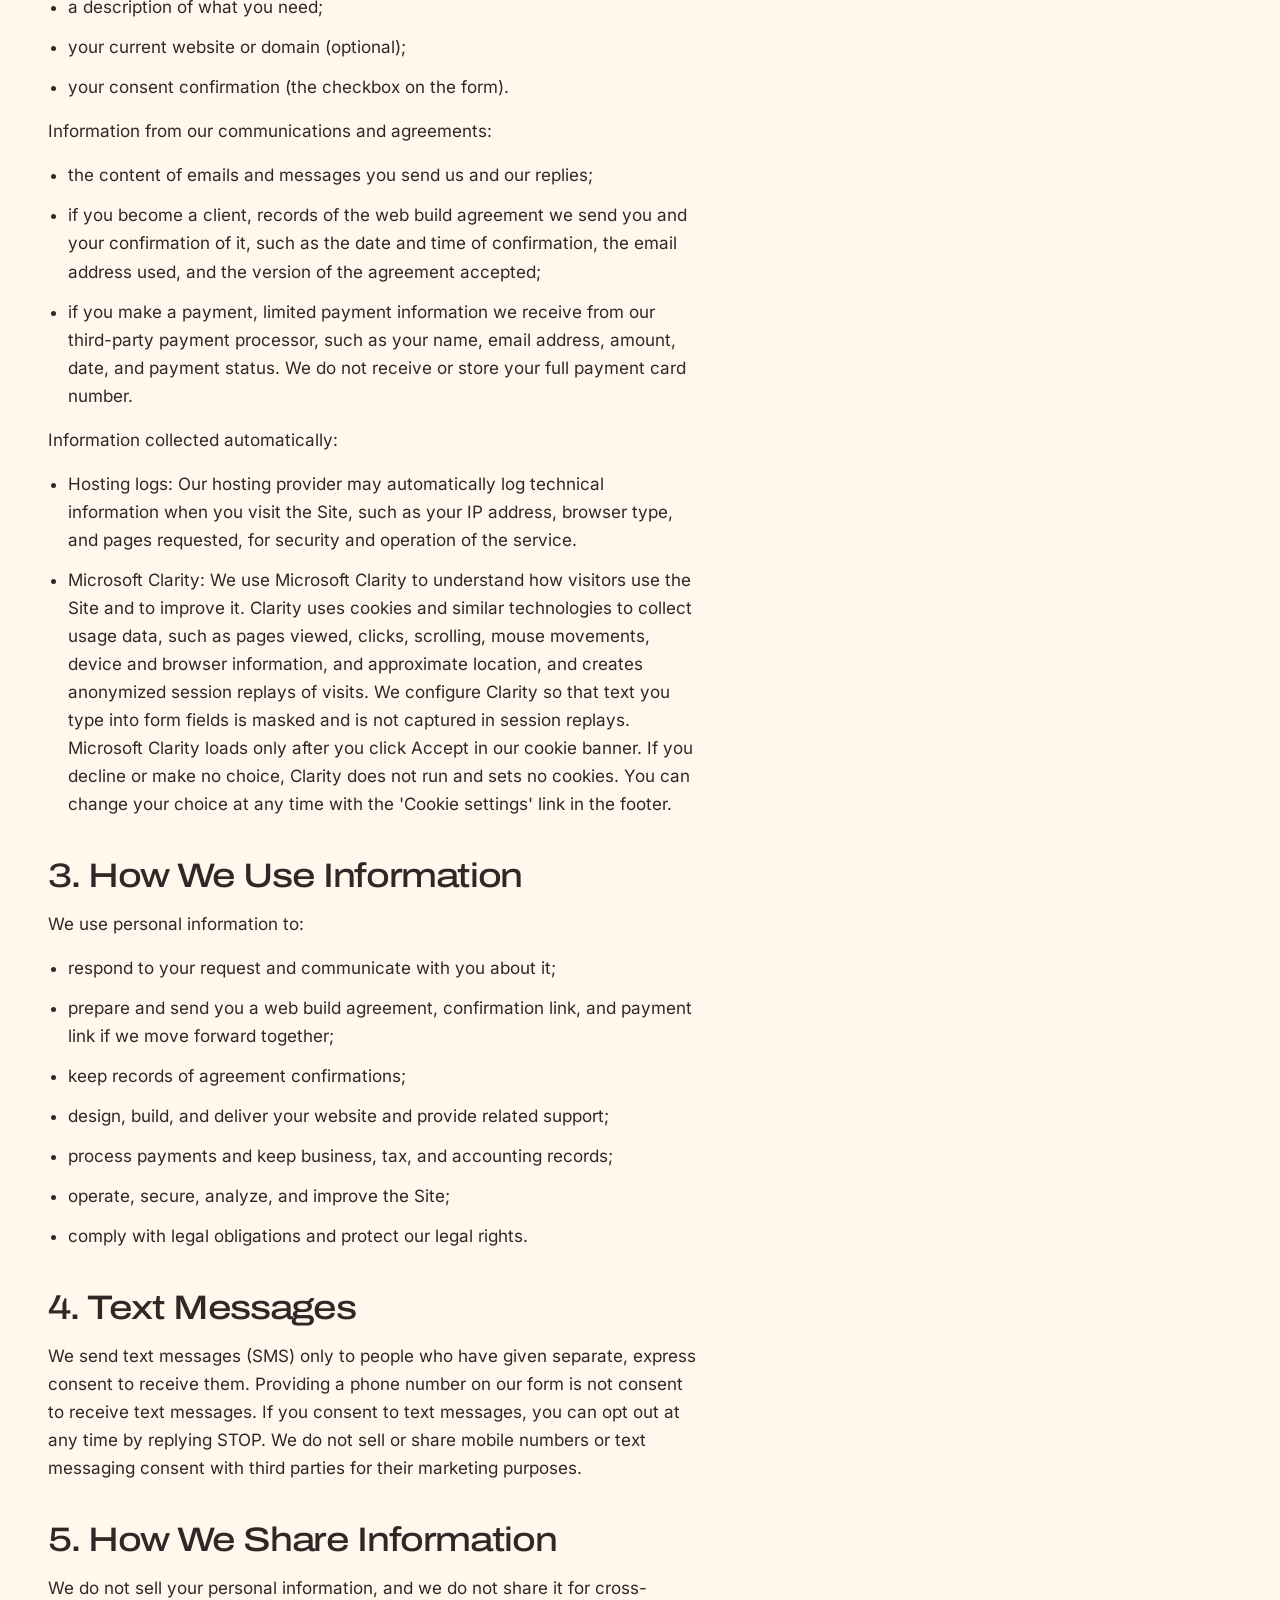
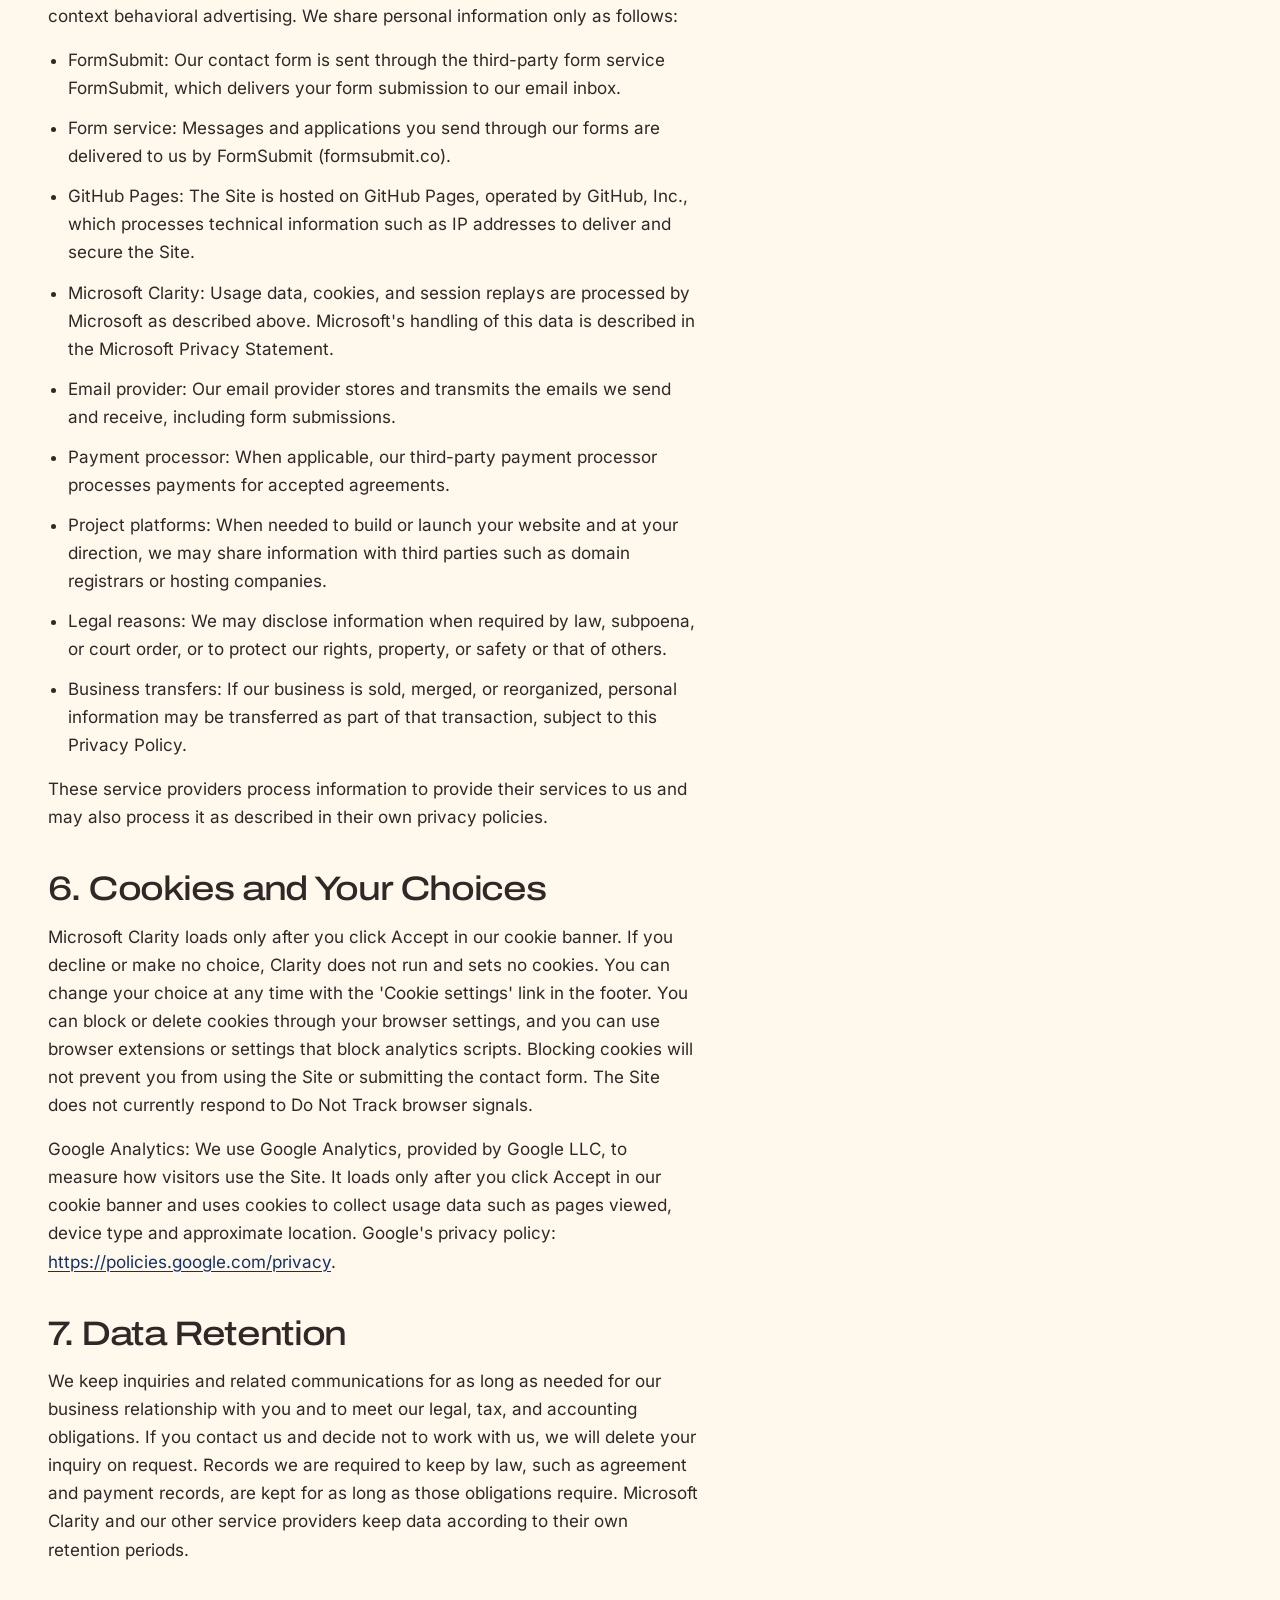
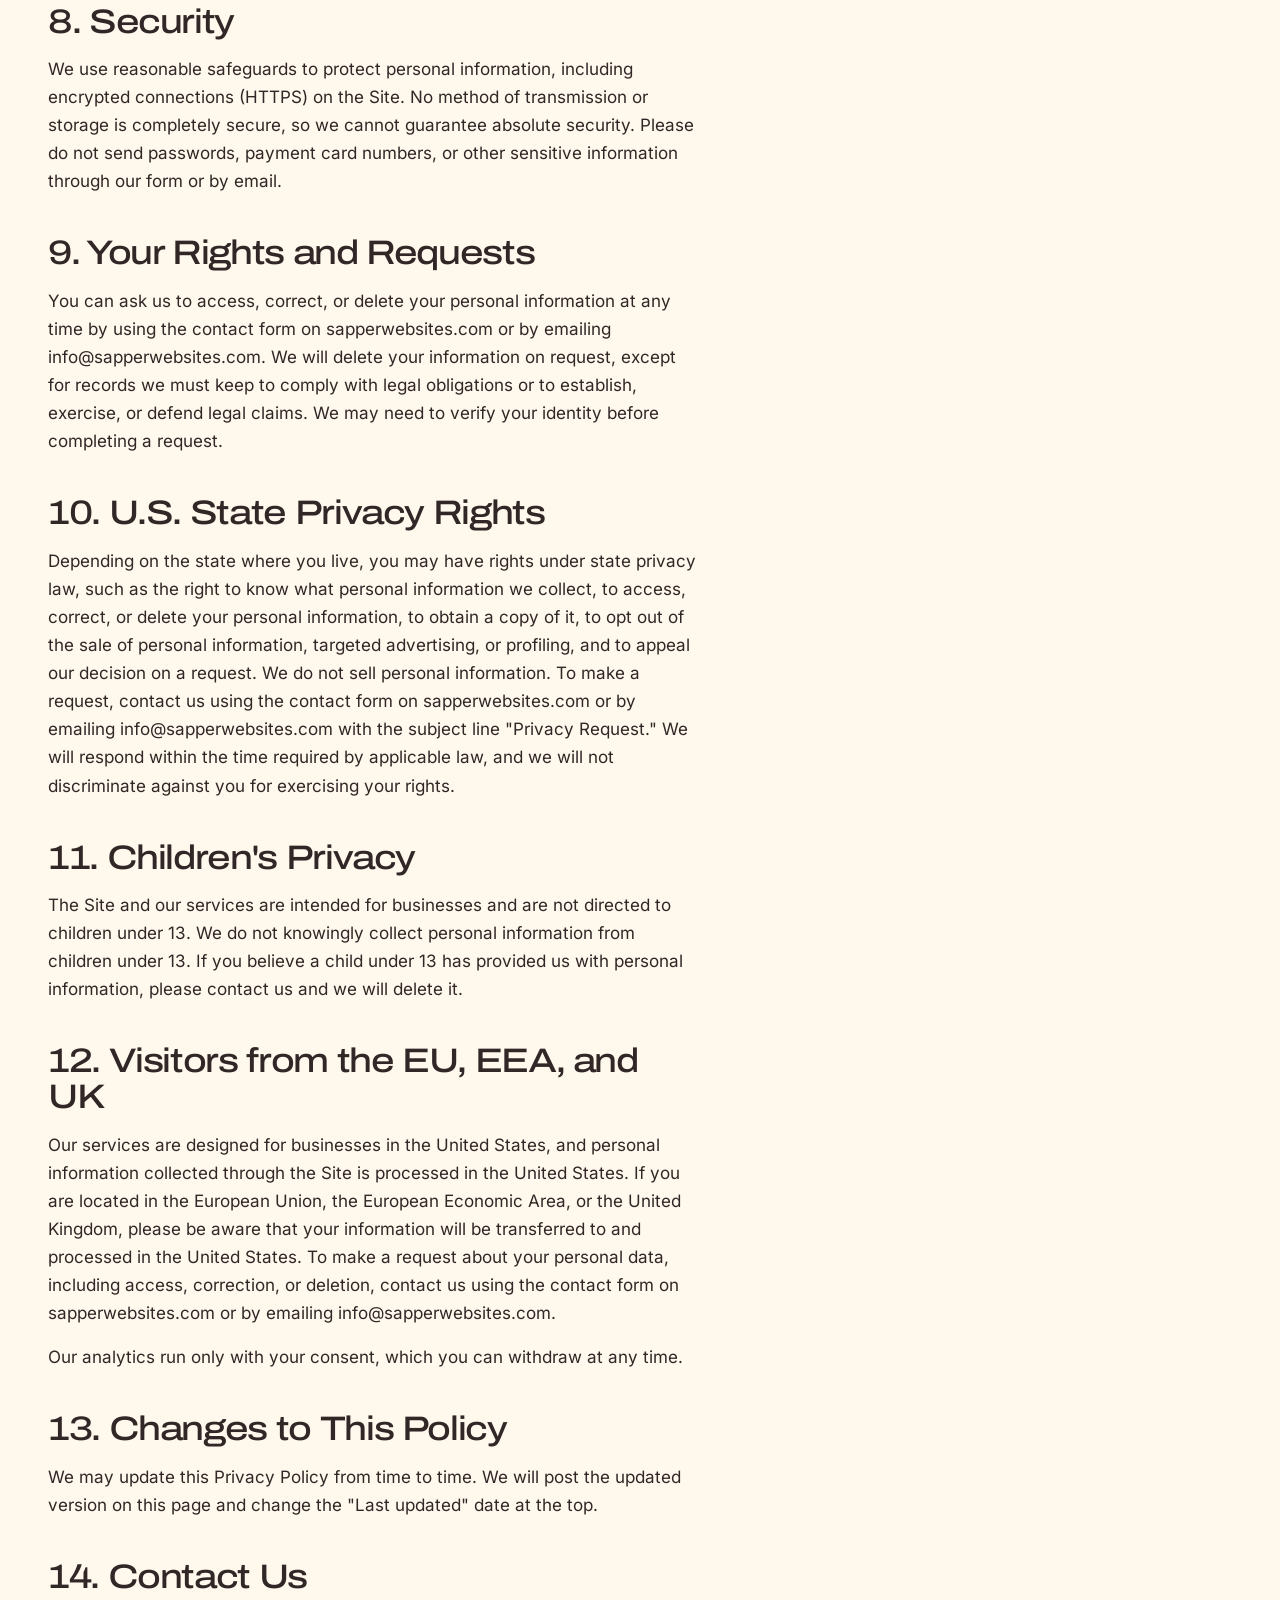
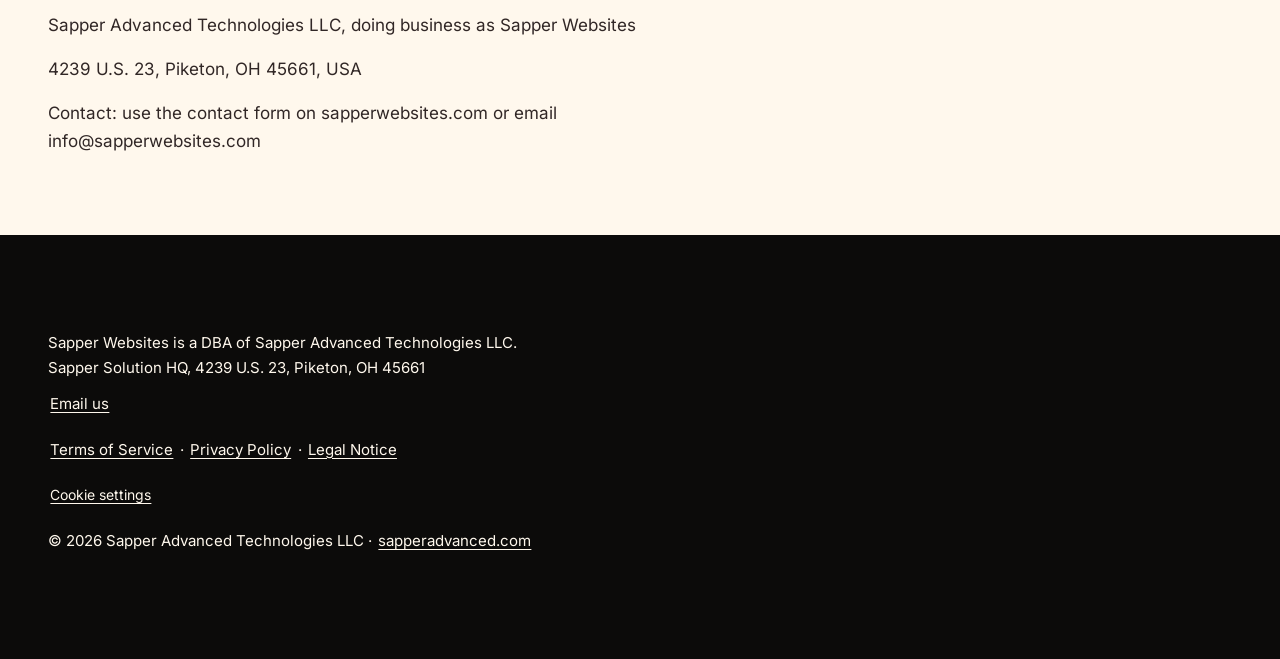
<file: privacy.html>
<!doctype html>
<html lang="en" data-clarity-id="z29nk8iu7w">
<head>
<meta charset="utf-8">
<meta name="viewport" content="width=device-width, initial-scale=1">
<meta http-equiv="Content-Security-Policy" content="default-src 'self'; script-src 'self' 'unsafe-inline' https://www.clarity.ms https://*.clarity.ms https://www.googletagmanager.com https://*.googletagmanager.com; style-src 'self'; font-src 'self' data:; img-src 'self' data: https://*.clarity.ms https://www.clarity.ms https://c.bing.com https://www.google-analytics.com https://*.google-analytics.com https://www.googletagmanager.com https://*.googletagmanager.com; connect-src 'self' https://*.clarity.ms https://www.clarity.ms https://www.googletagmanager.com https://*.googletagmanager.com https://www.google-analytics.com https://*.google-analytics.com https://www.analytics.google.com https://*.analytics.google.com; form-action https://formsubmit.co; base-uri 'self'; object-src 'none'">
<meta name="referrer" content="strict-origin-when-cross-origin">
<title>Privacy Policy | Sapper Websites</title>
<meta name="description" content="How Sapper Websites collects, uses and shares personal information.">
<link rel="canonical" href="https://sapperwebsites.com/privacy.html">
<link rel="icon" href="favicon.ico" sizes="any">
<link rel="icon" href="assets/favicon.svg" type="image/svg+xml">
<link rel="icon" type="image/png" sizes="32x32" href="favicon-32.png">
<link rel="apple-touch-icon" sizes="180x180" href="assets/apple-touch-icon.png">
<link rel="preload" href="assets/fonts/Archivo-Variable.woff2" as="font" type="font/woff2" crossorigin>
<link rel="preload" href="assets/fonts/Inter-Variable.woff2" as="font" type="font/woff2" crossorigin>
<link rel="stylesheet" href="assets/style.css?v=75">
<script>document.documentElement.classList.add("js");</script>
</head>
<body>
<a class="skip" href="#main">Skip to content</a>
<header class="site-header">
  <div class="container header-inner">
    <a class="brand" href="/" aria-label="Sapper Websites home"><img src="assets/eagle-mark.webp" alt="Eagle logo of Sapper Websites" width="32" height="32"><span>Sapper Websites</span></a>
    <button type="button" class="nav-toggle" aria-expanded="false" aria-controls="site-nav">Menu</button>
    <nav id="site-nav" class="main-nav" aria-label="Main"><a href="/#about">About</a><a href="/#services">Services</a><a href="/#work">Our work</a><a href="/#pricing">Pricing</a><a href="/#group">The group</a><a href="/#faq">FAQ</a></nav>
    <a class="nav-cta" href="/#start">Get my website</a>
  </div>
</header>
<main id="main" class="legal">
  <div class="container">
    <div class="legal-inner" data-clarity-mask="True">
<h1>Privacy Policy</h1>
<nav class="legal-contents" aria-label="Contents">
<p>Contents</p>
<ul>
  <li><a href="#1-who-we-are">1. Who We Are</a></li>
  <li><a href="#2-information-we-collect">2. Information We Collect</a></li>
  <li><a href="#3-how-we-use-information">3. How We Use Information</a></li>
  <li><a href="#4-text-messages">4. Text Messages</a></li>
  <li><a href="#5-how-we-share-information">5. How We Share Information</a></li>
  <li><a href="#6-cookies-and-your-choices">6. Cookies and Your Choices</a></li>
  <li><a href="#7-data-retention">7. Data Retention</a></li>
  <li><a href="#8-security">8. Security</a></li>
  <li><a href="#9-your-rights-and-requests">9. Your Rights and Requests</a></li>
  <li><a href="#10-u-s-state-privacy-rights">10. U.S. State Privacy Rights</a></li>
  <li><a href="#11-children-s-privacy">11. Children&#x27;s Privacy</a></li>
  <li><a href="#12-visitors-from-the-eu-eea-and-uk">12. Visitors from the EU, EEA, and UK</a></li>
  <li><a href="#13-changes-to-this-policy">13. Changes to This Policy</a></li>
  <li><a href="#14-contact-us">14. Contact Us</a></li>
</ul>
</nav>
<p>Sapper Websites, a DBA of Sapper Advanced Technologies LLC</p>
<p>Last updated: 30 October 2026</p>
<h2 id="1-who-we-are">1. Who We Are</h2>
<p>This Privacy Policy explains how Sapper Advanced Technologies LLC, doing business as Sapper Websites ("Sapper," "we," "us," or "our"), collects, uses, and shares personal information when you visit sapperwebsites.com (the "Site"), submit our contact form, or communicate with us.</p>
<p>Sapper Advanced Technologies LLC, 4239 U.S. 23, Piketon, OH 45661, USA. Contact: use the contact form on sapperwebsites.com or email info@sapperwebsites.com.</p>
<h2 id="2-information-we-collect">2. Information We Collect</h2>
<p>Information you give us through our contact form:</p>
<ul>
  <li>your name;</li>
  <li>your email address;</li>
  <li>your phone number (optional);</li>
  <li>your business name;</li>
  <li>a description of what you need;</li>
  <li>your current website or domain (optional);</li>
  <li>your consent confirmation (the checkbox on the form).</li>
</ul>
<p>Information from our communications and agreements:</p>
<ul>
  <li>the content of emails and messages you send us and our replies;</li>
  <li>if you become a client, records of the web build agreement we send you and your confirmation of it, such as the date and time of confirmation, the email address used, and the version of the agreement accepted;</li>
  <li>if you make a payment, limited payment information we receive from our third-party payment processor, such as your name, email address, amount, date, and payment status. We do not receive or store your full payment card number.</li>
</ul>
<p>Information collected automatically:</p>
<ul>
  <li>Hosting logs: Our hosting provider may automatically log technical information when you visit the Site, such as your IP address, browser type, and pages requested, for security and operation of the service.</li>
  <li>Microsoft Clarity: We use Microsoft Clarity to understand how visitors use the Site and to improve it. Clarity uses cookies and similar technologies to collect usage data, such as pages viewed, clicks, scrolling, mouse movements, device and browser information, and approximate location, and creates anonymized session replays of visits. We configure Clarity so that text you type into form fields is masked and is not captured in session replays. Microsoft Clarity loads only after you click Accept in our cookie banner. If you decline or make no choice, Clarity does not run and sets no cookies. You can change your choice at any time with the 'Cookie settings' link in the footer.</li>
</ul>
<h2 id="3-how-we-use-information">3. How We Use Information</h2>
<p>We use personal information to:</p>
<ul>
  <li>respond to your request and communicate with you about it;</li>
  <li>prepare and send you a web build agreement, confirmation link, and payment link if we move forward together;</li>
  <li>keep records of agreement confirmations;</li>
  <li>design, build, and deliver your website and provide related support;</li>
  <li>process payments and keep business, tax, and accounting records;</li>
  <li>operate, secure, analyze, and improve the Site;</li>
  <li>comply with legal obligations and protect our legal rights.</li>
</ul>
<h2 id="4-text-messages">4. Text Messages</h2>
<p>We send text messages (SMS) only to people who have given separate, express consent to receive them. Providing a phone number on our form is not consent to receive text messages. If you consent to text messages, you can opt out at any time by replying STOP. We do not sell or share mobile numbers or text messaging consent with third parties for their marketing purposes.</p>
<h2 id="5-how-we-share-information">5. How We Share Information</h2>
<p>We do not sell your personal information, and we do not share it for cross-context behavioral advertising. We share personal information only as follows:</p>
<ul>
  <li>FormSubmit: Our contact form is sent through the third-party form service FormSubmit, which delivers your form submission to our email inbox.</li>
  <li>Form service: Messages and applications you send through our forms are delivered to us by FormSubmit (formsubmit.co).</li>
  <li>GitHub Pages: The Site is hosted on GitHub Pages, operated by GitHub, Inc., which processes technical information such as IP addresses to deliver and secure the Site.</li>
  <li>Microsoft Clarity: Usage data, cookies, and session replays are processed by Microsoft as described above. Microsoft's handling of this data is described in the Microsoft Privacy Statement.</li>
  <li>Email provider: Our email provider stores and transmits the emails we send and receive, including form submissions.</li>
  <li>Payment processor: When applicable, our third-party payment processor processes payments for accepted agreements.</li>
  <li>Project platforms: When needed to build or launch your website and at your direction, we may share information with third parties such as domain registrars or hosting companies.</li>
  <li>Legal reasons: We may disclose information when required by law, subpoena, or court order, or to protect our rights, property, or safety or that of others.</li>
  <li>Business transfers: If our business is sold, merged, or reorganized, personal information may be transferred as part of that transaction, subject to this Privacy Policy.</li>
</ul>
<p>These service providers process information to provide their services to us and may also process it as described in their own privacy policies.</p>
<h2 id="6-cookies-and-your-choices">6. Cookies and Your Choices</h2>
<p>Microsoft Clarity loads only after you click Accept in our cookie banner. If you decline or make no choice, Clarity does not run and sets no cookies. You can change your choice at any time with the 'Cookie settings' link in the footer. You can block or delete cookies through your browser settings, and you can use browser extensions or settings that block analytics scripts. Blocking cookies will not prevent you from using the Site or submitting the contact form. The Site does not currently respond to Do Not Track browser signals.</p>
<p>Google Analytics: We use Google Analytics, provided by Google LLC, to measure how visitors use the Site. It loads only after you click Accept in our cookie banner and uses cookies to collect usage data such as pages viewed, device type and approximate location. Google's privacy policy: <a href="https://policies.google.com/privacy">https://policies.google.com/privacy</a>.</p>
<h2 id="7-data-retention">7. Data Retention</h2>
<p>We keep inquiries and related communications for as long as needed for our business relationship with you and to meet our legal, tax, and accounting obligations. If you contact us and decide not to work with us, we will delete your inquiry on request. Records we are required to keep by law, such as agreement and payment records, are kept for as long as those obligations require. Microsoft Clarity and our other service providers keep data according to their own retention periods.</p>
<h2 id="8-security">8. Security</h2>
<p>We use reasonable safeguards to protect personal information, including encrypted connections (HTTPS) on the Site. No method of transmission or storage is completely secure, so we cannot guarantee absolute security. Please do not send passwords, payment card numbers, or other sensitive information through our form or by email.</p>
<h2 id="9-your-rights-and-requests">9. Your Rights and Requests</h2>
<p>You can ask us to access, correct, or delete your personal information at any time by using the contact form on sapperwebsites.com or by emailing info@sapperwebsites.com. We will delete your information on request, except for records we must keep to comply with legal obligations or to establish, exercise, or defend legal claims. We may need to verify your identity before completing a request.</p>
<h2 id="10-u-s-state-privacy-rights">10. U.S. State Privacy Rights</h2>
<p>Depending on the state where you live, you may have rights under state privacy law, such as the right to know what personal information we collect, to access, correct, or delete your personal information, to obtain a copy of it, to opt out of the sale of personal information, targeted advertising, or profiling, and to appeal our decision on a request. We do not sell personal information. To make a request, contact us using the contact form on sapperwebsites.com or by emailing info@sapperwebsites.com with the subject line "Privacy Request." We will respond within the time required by applicable law, and we will not discriminate against you for exercising your rights.</p>
<h2 id="11-children-s-privacy">11. Children's Privacy</h2>
<p>The Site and our services are intended for businesses and are not directed to children under 13. We do not knowingly collect personal information from children under 13. If you believe a child under 13 has provided us with personal information, please contact us and we will delete it.</p>
<h2 id="12-visitors-from-the-eu-eea-and-uk">12. Visitors from the EU, EEA, and UK</h2>
<p>Our services are designed for businesses in the United States, and personal information collected through the Site is processed in the United States. If you are located in the European Union, the European Economic Area, or the United Kingdom, please be aware that your information will be transferred to and processed in the United States. To make a request about your personal data, including access, correction, or deletion, contact us using the contact form on sapperwebsites.com or by emailing info@sapperwebsites.com.</p>
<p>Our analytics run only with your consent, which you can withdraw at any time.</p>
<h2 id="13-changes-to-this-policy">13. Changes to This Policy</h2>
<p>We may update this Privacy Policy from time to time. We will post the updated version on this page and change the "Last updated" date at the top.</p>
<h2 id="14-contact-us">14. Contact Us</h2>
<p>Sapper Advanced Technologies LLC, doing business as Sapper Websites</p>
<p>4239 U.S. 23, Piketon, OH 45661, USA</p>
<p>Contact: use the contact form on sapperwebsites.com or email info@sapperwebsites.com</p>
    </div>
  </div>
</main>
<footer class="site-footer">
  <div class="container">
    <p>Sapper Websites is a DBA of Sapper Advanced Technologies LLC.</p>
    <p>Sapper Solution HQ, 4239 U.S. 23, Piketon, OH 45661</p>
    <p><a href="mailto:info@sapperwebsites.com">Email us</a></p>
    <p><a href="terms.html">Terms of Service</a> &middot; <a href="privacy.html">Privacy Policy</a> &middot; <a href="legal-notice.html">Legal Notice</a></p>
    <p><button type="button" class="cookie-settings">Cookie settings</button></p>
    <p>&copy; 2026 Sapper Advanced Technologies LLC <span class="joined"><span class="sep">&middot; </span><a href="https://sapperadvanced.com" rel="noopener noreferrer">sapperadvanced.com</a></span></p>
  </div>
</footer>
<script src="assets/site.js?v=75"></script>
<script src="assets/consent.js?v=75"></script>
</body>
</html>
</file>
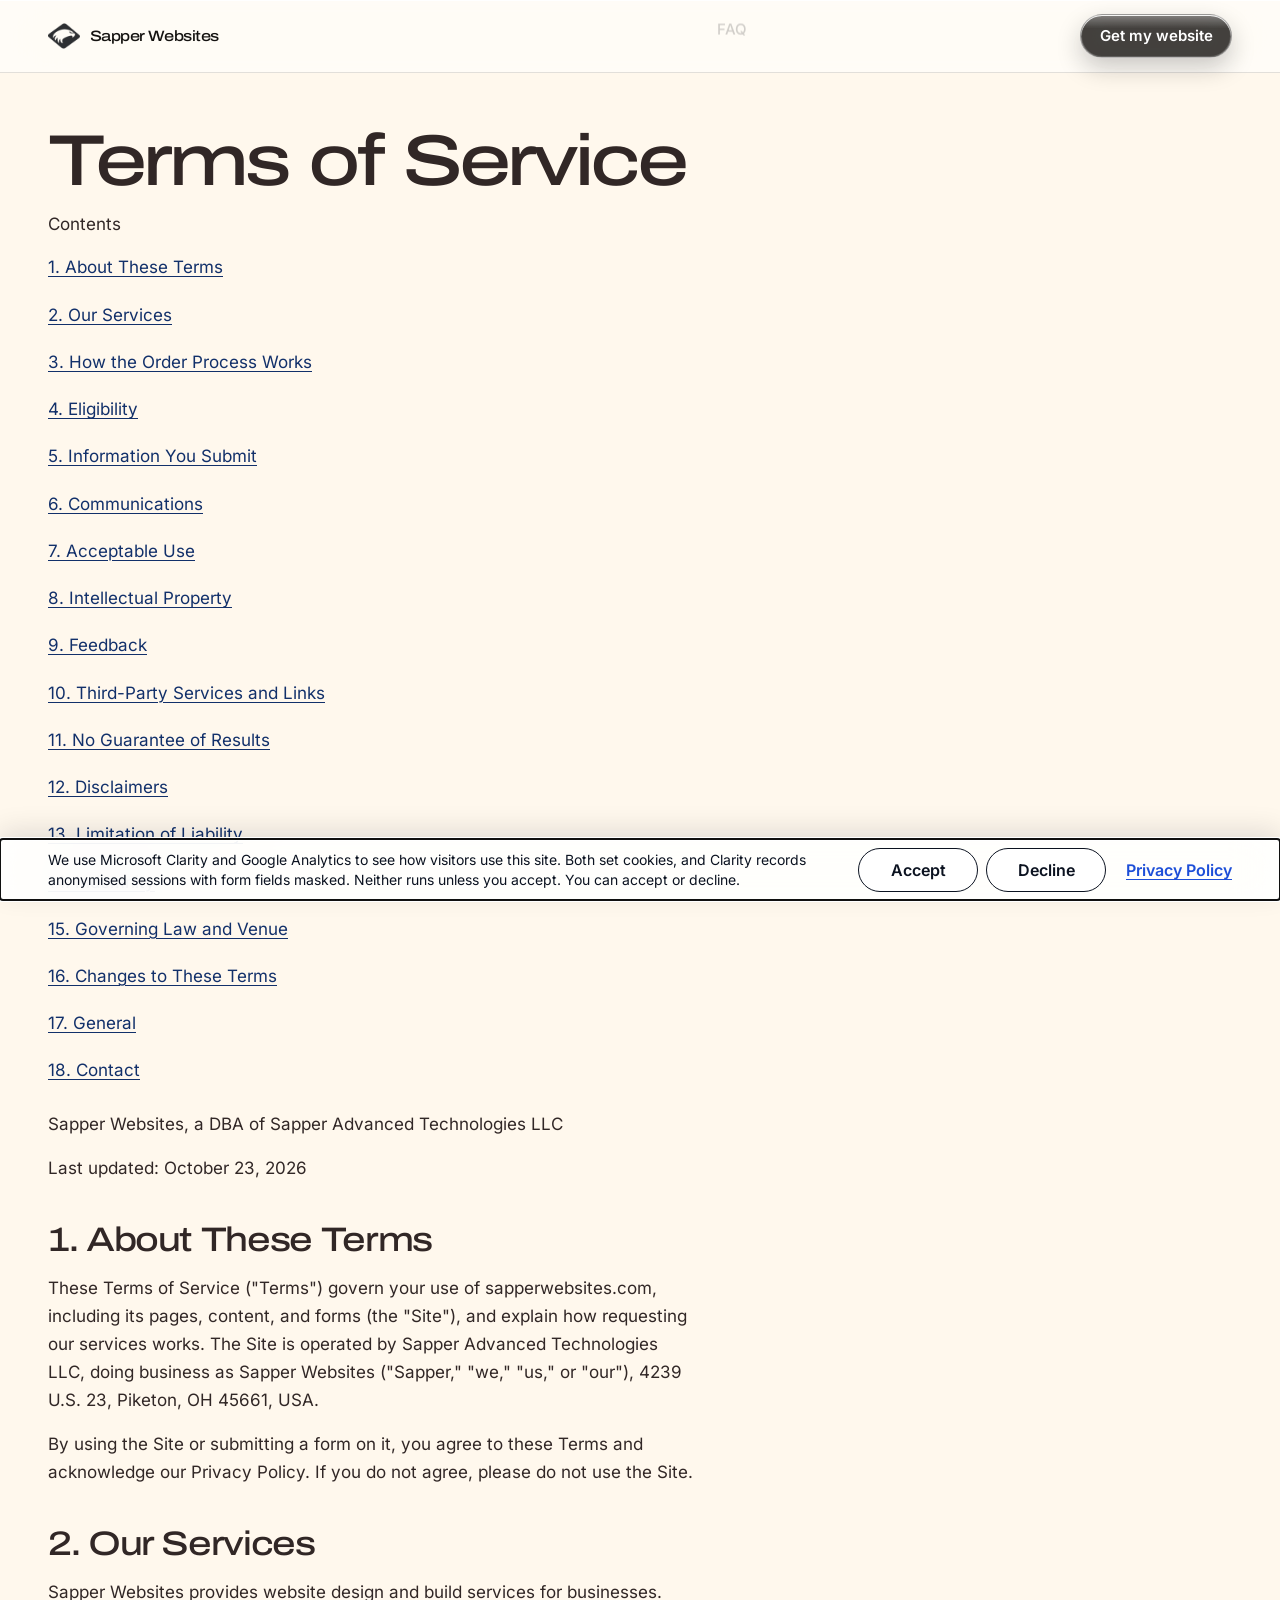
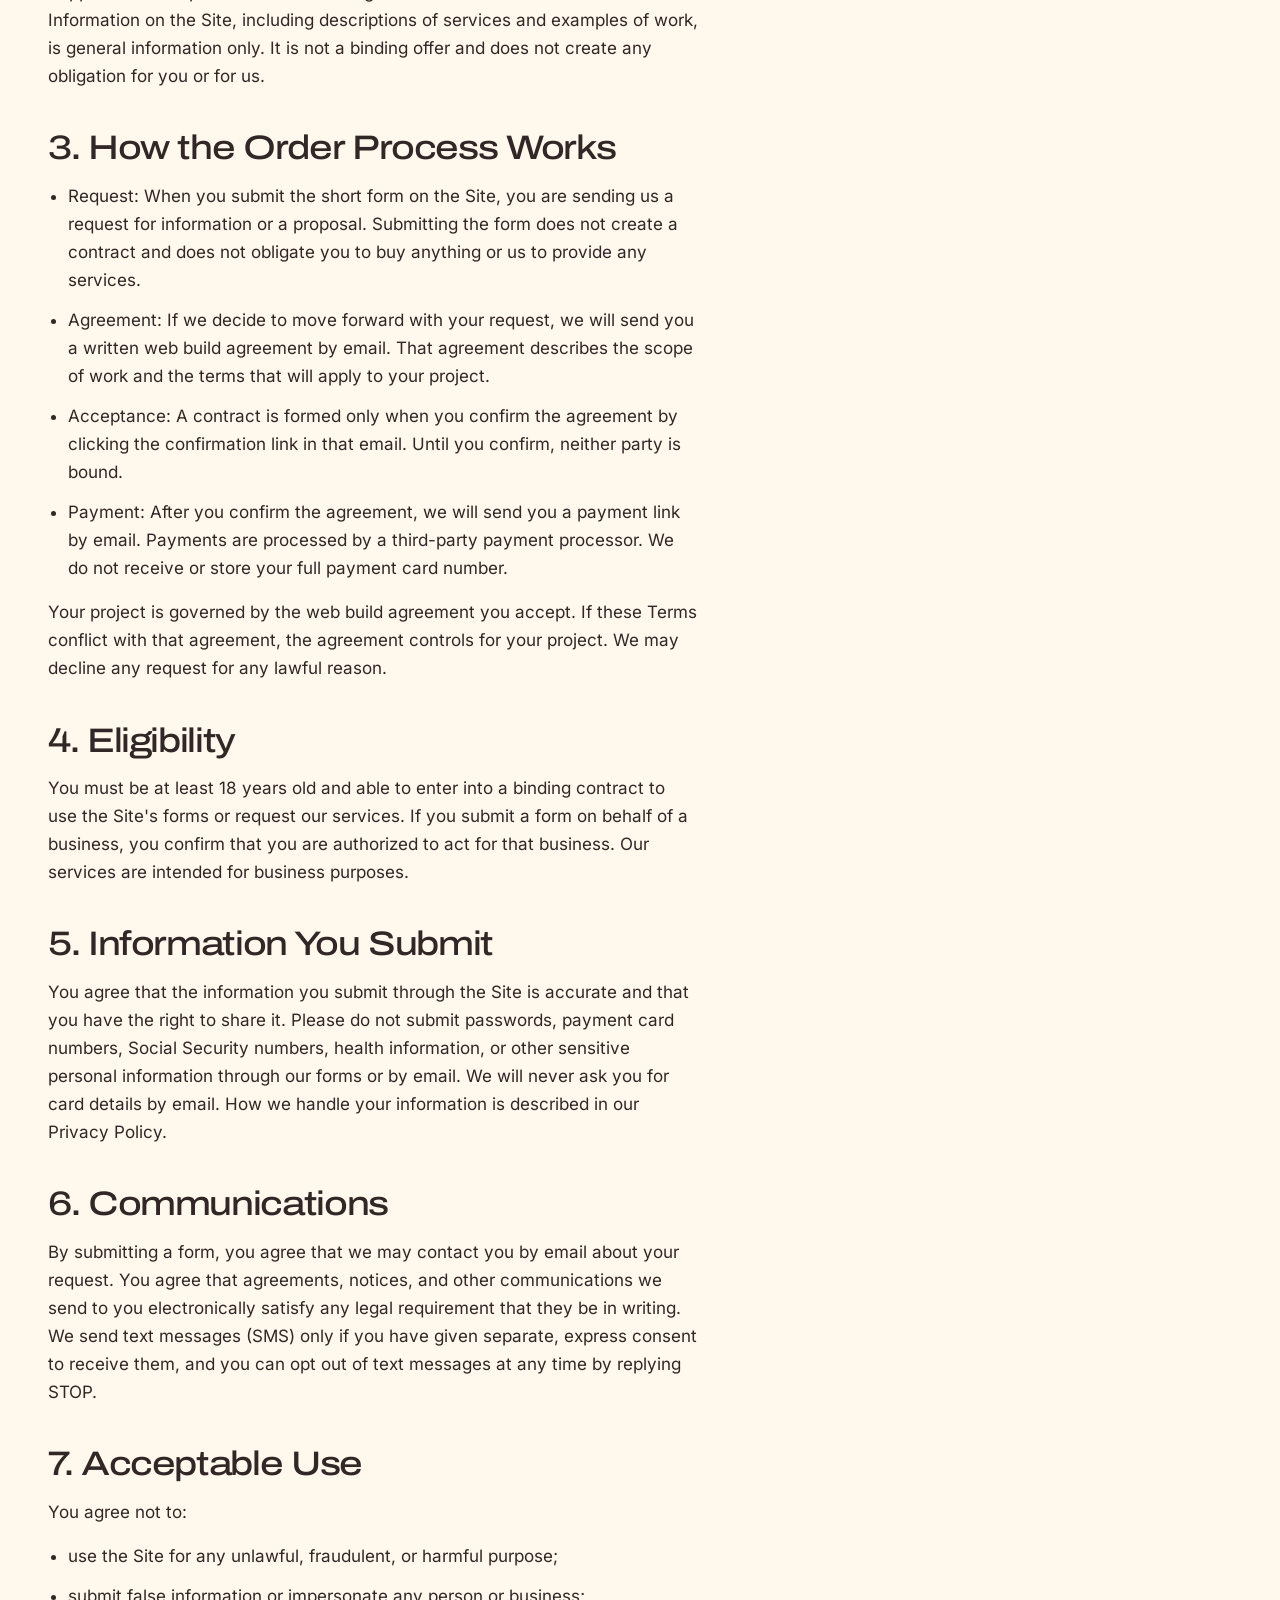
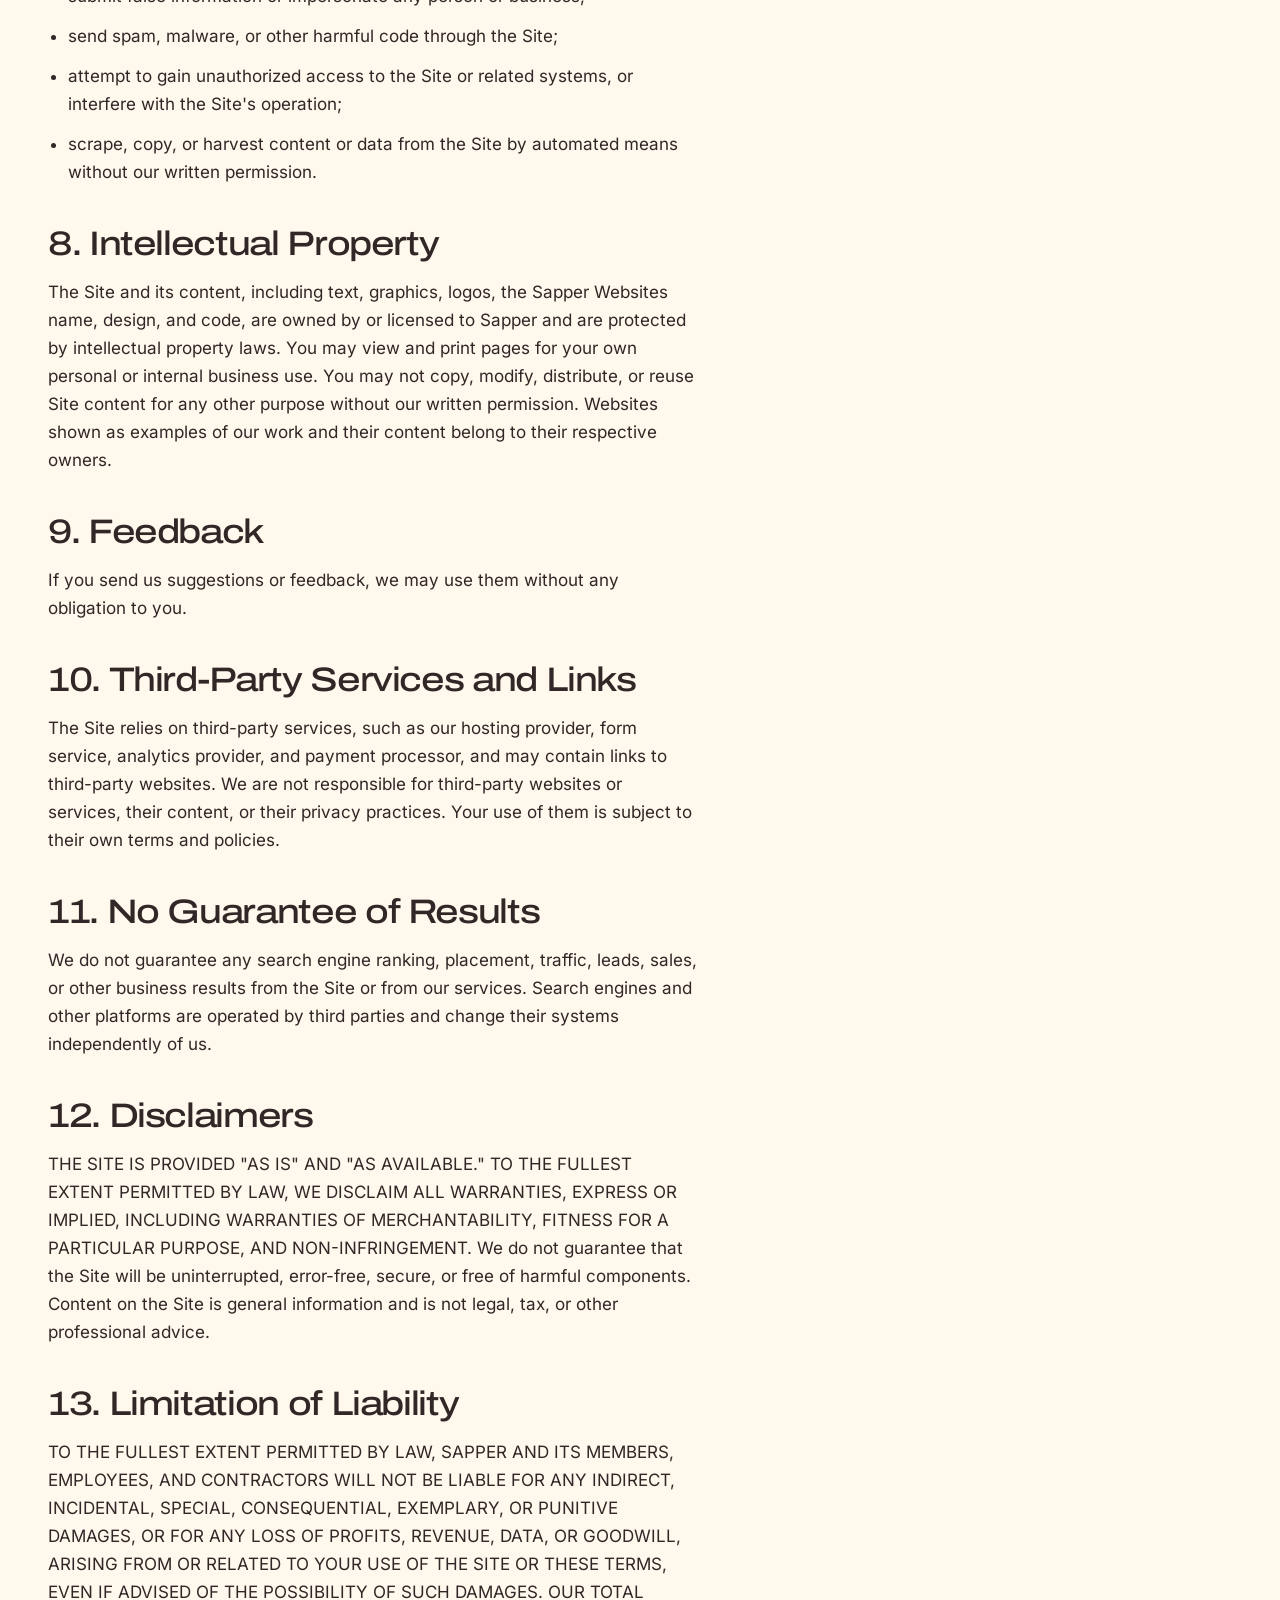
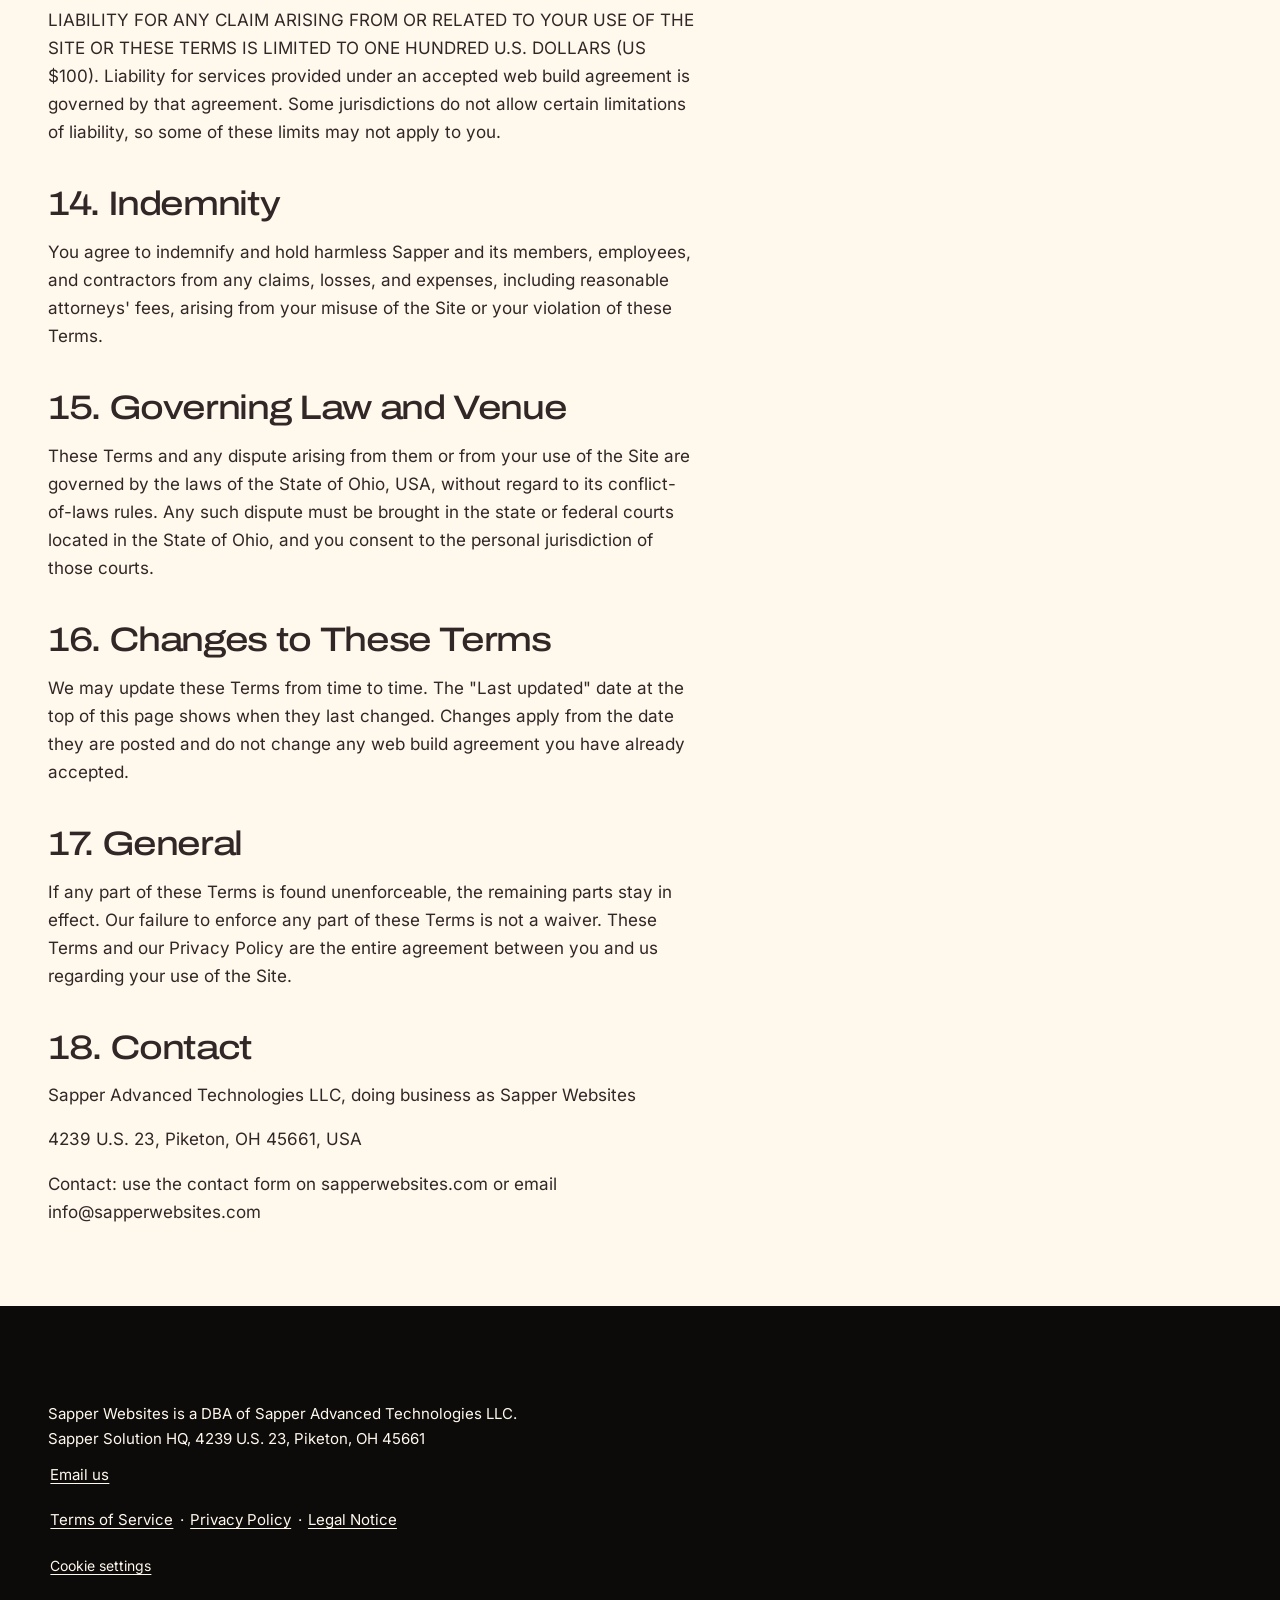
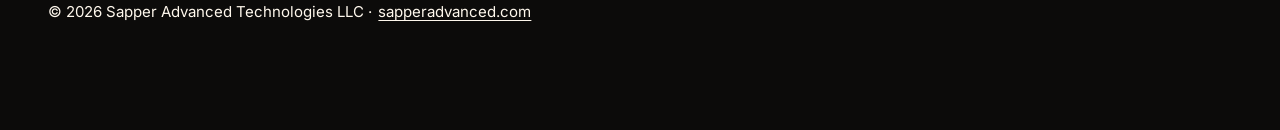
<file: terms.html>
<!doctype html>
<html lang="en" data-clarity-id="z29nk8iu7w">
<head>
<meta charset="utf-8">
<meta name="viewport" content="width=device-width, initial-scale=1">
<meta http-equiv="Content-Security-Policy" content="default-src 'self'; script-src 'self' 'unsafe-inline' https://www.clarity.ms https://*.clarity.ms https://www.googletagmanager.com https://*.googletagmanager.com; style-src 'self'; font-src 'self' data:; img-src 'self' data: https://*.clarity.ms https://www.clarity.ms https://c.bing.com https://www.google-analytics.com https://*.google-analytics.com https://www.googletagmanager.com https://*.googletagmanager.com; connect-src 'self' https://*.clarity.ms https://www.clarity.ms https://www.googletagmanager.com https://*.googletagmanager.com https://www.google-analytics.com https://*.google-analytics.com https://www.analytics.google.com https://*.analytics.google.com; form-action https://formsubmit.co; base-uri 'self'; object-src 'none'">
<meta name="referrer" content="strict-origin-when-cross-origin">
<title>Terms of Service | Sapper Websites</title>
<meta name="description" content="The terms for using the Sapper Websites site and requesting a website from us.">
<link rel="canonical" href="https://sapperwebsites.com/terms.html">
<link rel="icon" href="favicon.ico" sizes="any">
<link rel="icon" href="assets/favicon.svg" type="image/svg+xml">
<link rel="icon" type="image/png" sizes="32x32" href="favicon-32.png">
<link rel="apple-touch-icon" sizes="180x180" href="assets/apple-touch-icon.png">
<link rel="preload" href="assets/fonts/Archivo-Variable.woff2" as="font" type="font/woff2" crossorigin>
<link rel="preload" href="assets/fonts/Inter-Variable.woff2" as="font" type="font/woff2" crossorigin>
<link rel="stylesheet" href="assets/style.css?v=75">
<script>document.documentElement.classList.add("js");</script>
</head>
<body>
<a class="skip" href="#main">Skip to content</a>
<header class="site-header">
  <div class="container header-inner">
    <a class="brand" href="/" aria-label="Sapper Websites home"><img src="assets/eagle-mark.webp" alt="Eagle logo of Sapper Websites" width="32" height="32"><span>Sapper Websites</span></a>
    <button type="button" class="nav-toggle" aria-expanded="false" aria-controls="site-nav">Menu</button>
    <nav id="site-nav" class="main-nav" aria-label="Main"><a href="/#about">About</a><a href="/#services">Services</a><a href="/#work">Our work</a><a href="/#pricing">Pricing</a><a href="/#group">The group</a><a href="/#faq">FAQ</a></nav>
    <a class="nav-cta" href="/#start">Get my website</a>
  </div>
</header>
<main id="main" class="legal">
  <div class="container">
    <div class="legal-inner" data-clarity-mask="True">
<h1>Terms of Service</h1>
<nav class="legal-contents" aria-label="Contents">
<p>Contents</p>
<ul>
  <li><a href="#1-about-these-terms">1. About These Terms</a></li>
  <li><a href="#2-our-services">2. Our Services</a></li>
  <li><a href="#3-how-the-order-process-works">3. How the Order Process Works</a></li>
  <li><a href="#4-eligibility">4. Eligibility</a></li>
  <li><a href="#5-information-you-submit">5. Information You Submit</a></li>
  <li><a href="#6-communications">6. Communications</a></li>
  <li><a href="#7-acceptable-use">7. Acceptable Use</a></li>
  <li><a href="#8-intellectual-property">8. Intellectual Property</a></li>
  <li><a href="#9-feedback">9. Feedback</a></li>
  <li><a href="#10-third-party-services-and-links">10. Third-Party Services and Links</a></li>
  <li><a href="#11-no-guarantee-of-results">11. No Guarantee of Results</a></li>
  <li><a href="#12-disclaimers">12. Disclaimers</a></li>
  <li><a href="#13-limitation-of-liability">13. Limitation of Liability</a></li>
  <li><a href="#14-indemnity">14. Indemnity</a></li>
  <li><a href="#15-governing-law-and-venue">15. Governing Law and Venue</a></li>
  <li><a href="#16-changes-to-these-terms">16. Changes to These Terms</a></li>
  <li><a href="#17-general">17. General</a></li>
  <li><a href="#18-contact">18. Contact</a></li>
</ul>
</nav>
<p>Sapper Websites, a DBA of Sapper Advanced Technologies LLC</p>
<p>Last updated: October 23, 2026</p>
<h2 id="1-about-these-terms">1. About These Terms</h2>
<p>These Terms of Service ("Terms") govern your use of sapperwebsites.com, including its pages, content, and forms (the "Site"), and explain how requesting our services works. The Site is operated by Sapper Advanced Technologies LLC, doing business as Sapper Websites ("Sapper," "we," "us," or "our"), 4239 U.S. 23, Piketon, OH 45661, USA.</p>
<p>By using the Site or submitting a form on it, you agree to these Terms and acknowledge our Privacy Policy. If you do not agree, please do not use the Site.</p>
<h2 id="2-our-services">2. Our Services</h2>
<p>Sapper Websites provides website design and build services for businesses. Information on the Site, including descriptions of services and examples of work, is general information only. It is not a binding offer and does not create any obligation for you or for us.</p>
<h2 id="3-how-the-order-process-works">3. How the Order Process Works</h2>
<ul>
  <li>Request: When you submit the short form on the Site, you are sending us a request for information or a proposal. Submitting the form does not create a contract and does not obligate you to buy anything or us to provide any services.</li>
  <li>Agreement: If we decide to move forward with your request, we will send you a written web build agreement by email. That agreement describes the scope of work and the terms that will apply to your project.</li>
  <li>Acceptance: A contract is formed only when you confirm the agreement by clicking the confirmation link in that email. Until you confirm, neither party is bound.</li>
  <li>Payment: After you confirm the agreement, we will send you a payment link by email. Payments are processed by a third-party payment processor. We do not receive or store your full payment card number.</li>
</ul>
<p>Your project is governed by the web build agreement you accept. If these Terms conflict with that agreement, the agreement controls for your project. We may decline any request for any lawful reason.</p>
<h2 id="4-eligibility">4. Eligibility</h2>
<p>You must be at least 18 years old and able to enter into a binding contract to use the Site's forms or request our services. If you submit a form on behalf of a business, you confirm that you are authorized to act for that business. Our services are intended for business purposes.</p>
<h2 id="5-information-you-submit">5. Information You Submit</h2>
<p>You agree that the information you submit through the Site is accurate and that you have the right to share it. Please do not submit passwords, payment card numbers, Social Security numbers, health information, or other sensitive personal information through our forms or by email. We will never ask you for card details by email. How we handle your information is described in our Privacy Policy.</p>
<h2 id="6-communications">6. Communications</h2>
<p>By submitting a form, you agree that we may contact you by email about your request. You agree that agreements, notices, and other communications we send to you electronically satisfy any legal requirement that they be in writing. We send text messages (SMS) only if you have given separate, express consent to receive them, and you can opt out of text messages at any time by replying STOP.</p>
<h2 id="7-acceptable-use">7. Acceptable Use</h2>
<p>You agree not to:</p>
<ul>
  <li>use the Site for any unlawful, fraudulent, or harmful purpose;</li>
  <li>submit false information or impersonate any person or business;</li>
  <li>send spam, malware, or other harmful code through the Site;</li>
  <li>attempt to gain unauthorized access to the Site or related systems, or interfere with the Site's operation;</li>
  <li>scrape, copy, or harvest content or data from the Site by automated means without our written permission.</li>
</ul>
<h2 id="8-intellectual-property">8. Intellectual Property</h2>
<p>The Site and its content, including text, graphics, logos, the Sapper Websites name, design, and code, are owned by or licensed to Sapper and are protected by intellectual property laws. You may view and print pages for your own personal or internal business use. You may not copy, modify, distribute, or reuse Site content for any other purpose without our written permission. Websites shown as examples of our work and their content belong to their respective owners.</p>
<h2 id="9-feedback">9. Feedback</h2>
<p>If you send us suggestions or feedback, we may use them without any obligation to you.</p>
<h2 id="10-third-party-services-and-links">10. Third-Party Services and Links</h2>
<p>The Site relies on third-party services, such as our hosting provider, form service, analytics provider, and payment processor, and may contain links to third-party websites. We are not responsible for third-party websites or services, their content, or their privacy practices. Your use of them is subject to their own terms and policies.</p>
<h2 id="11-no-guarantee-of-results">11. No Guarantee of Results</h2>
<p>We do not guarantee any search engine ranking, placement, traffic, leads, sales, or other business results from the Site or from our services. Search engines and other platforms are operated by third parties and change their systems independently of us.</p>
<h2 id="12-disclaimers">12. Disclaimers</h2>
<p>THE SITE IS PROVIDED "AS IS" AND "AS AVAILABLE." TO THE FULLEST EXTENT PERMITTED BY LAW, WE DISCLAIM ALL WARRANTIES, EXPRESS OR IMPLIED, INCLUDING WARRANTIES OF MERCHANTABILITY, FITNESS FOR A PARTICULAR PURPOSE, AND NON-INFRINGEMENT. We do not guarantee that the Site will be uninterrupted, error-free, secure, or free of harmful components. Content on the Site is general information and is not legal, tax, or other professional advice.</p>
<h2 id="13-limitation-of-liability">13. Limitation of Liability</h2>
<p>TO THE FULLEST EXTENT PERMITTED BY LAW, SAPPER AND ITS MEMBERS, EMPLOYEES, AND CONTRACTORS WILL NOT BE LIABLE FOR ANY INDIRECT, INCIDENTAL, SPECIAL, CONSEQUENTIAL, EXEMPLARY, OR PUNITIVE DAMAGES, OR FOR ANY LOSS OF PROFITS, REVENUE, DATA, OR GOODWILL, ARISING FROM OR RELATED TO YOUR USE OF THE SITE OR THESE TERMS, EVEN IF ADVISED OF THE POSSIBILITY OF SUCH DAMAGES. OUR TOTAL LIABILITY FOR ANY CLAIM ARISING FROM OR RELATED TO YOUR USE OF THE SITE OR THESE TERMS IS LIMITED TO ONE HUNDRED U.S. DOLLARS (US $100). Liability for services provided under an accepted web build agreement is governed by that agreement. Some jurisdictions do not allow certain limitations of liability, so some of these limits may not apply to you.</p>
<h2 id="14-indemnity">14. Indemnity</h2>
<p>You agree to indemnify and hold harmless Sapper and its members, employees, and contractors from any claims, losses, and expenses, including reasonable attorneys' fees, arising from your misuse of the Site or your violation of these Terms.</p>
<h2 id="15-governing-law-and-venue">15. Governing Law and Venue</h2>
<p>These Terms and any dispute arising from them or from your use of the Site are governed by the laws of the State of Ohio, USA, without regard to its conflict-of-laws rules. Any such dispute must be brought in the state or federal courts located in the State of Ohio, and you consent to the personal jurisdiction of those courts.</p>
<h2 id="16-changes-to-these-terms">16. Changes to These Terms</h2>
<p>We may update these Terms from time to time. The "Last updated" date at the top of this page shows when they last changed. Changes apply from the date they are posted and do not change any web build agreement you have already accepted.</p>
<h2 id="17-general">17. General</h2>
<p>If any part of these Terms is found unenforceable, the remaining parts stay in effect. Our failure to enforce any part of these Terms is not a waiver. These Terms and our Privacy Policy are the entire agreement between you and us regarding your use of the Site.</p>
<h2 id="18-contact">18. Contact</h2>
<p>Sapper Advanced Technologies LLC, doing business as Sapper Websites</p>
<p>4239 U.S. 23, Piketon, OH 45661, USA</p>
<p>Contact: use the contact form on sapperwebsites.com or email info@sapperwebsites.com</p>
    </div>
  </div>
</main>
<footer class="site-footer">
  <div class="container">
    <p>Sapper Websites is a DBA of Sapper Advanced Technologies LLC.</p>
    <p>Sapper Solution HQ, 4239 U.S. 23, Piketon, OH 45661</p>
    <p><a href="mailto:info@sapperwebsites.com">Email us</a></p>
    <p><a href="terms.html">Terms of Service</a> &middot; <a href="privacy.html">Privacy Policy</a> &middot; <a href="legal-notice.html">Legal Notice</a></p>
    <p><button type="button" class="cookie-settings">Cookie settings</button></p>
    <p>&copy; 2026 Sapper Advanced Technologies LLC <span class="joined"><span class="sep">&middot; </span><a href="https://sapperadvanced.com" rel="noopener noreferrer">sapperadvanced.com</a></span></p>
  </div>
</footer>
<script src="assets/site.js?v=75"></script>
<script src="assets/consent.js?v=75"></script>
</body>
</html>
</file>
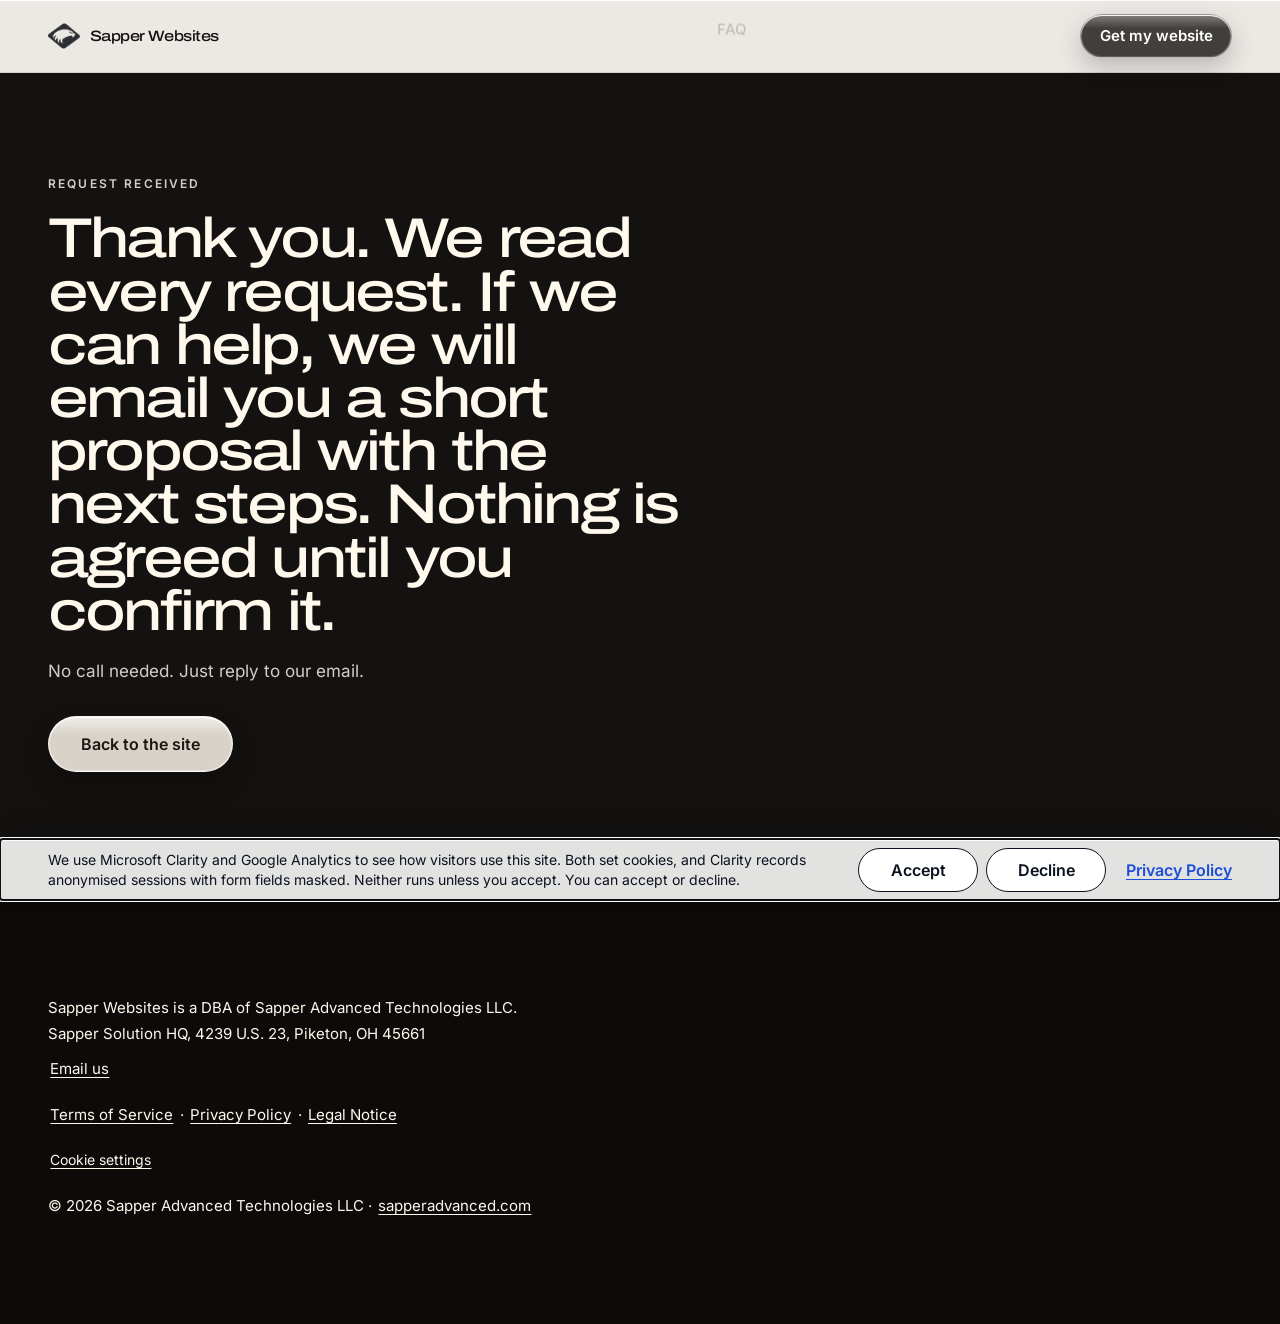
<file: thanks.html>
<!doctype html>
<html lang="en" data-clarity-id="z29nk8iu7w">
<head>
<meta charset="utf-8">
<meta name="viewport" content="width=device-width, initial-scale=1">
<meta http-equiv="Content-Security-Policy" content="default-src 'self'; script-src 'self' 'unsafe-inline' https://www.clarity.ms https://*.clarity.ms https://www.googletagmanager.com https://*.googletagmanager.com; style-src 'self'; font-src 'self' data:; img-src 'self' data: https://*.clarity.ms https://www.clarity.ms https://c.bing.com https://www.google-analytics.com https://*.google-analytics.com https://www.googletagmanager.com https://*.googletagmanager.com; connect-src 'self' https://*.clarity.ms https://www.clarity.ms https://www.googletagmanager.com https://*.googletagmanager.com https://www.google-analytics.com https://*.google-analytics.com https://www.analytics.google.com https://*.analytics.google.com; form-action https://formsubmit.co; base-uri 'self'; object-src 'none'">
<meta name="referrer" content="strict-origin-when-cross-origin">
<title>Request received | Sapper Websites</title>
<meta name="robots" content="noindex">
<link rel="icon" href="favicon.ico" sizes="any">
<link rel="icon" href="assets/favicon.svg" type="image/svg+xml">
<link rel="icon" type="image/png" sizes="32x32" href="favicon-32.png">
<link rel="apple-touch-icon" sizes="180x180" href="assets/apple-touch-icon.png">
<link rel="preload" href="assets/fonts/Archivo-Variable.woff2" as="font" type="font/woff2" crossorigin>
<link rel="preload" href="assets/fonts/Inter-Variable.woff2" as="font" type="font/woff2" crossorigin>
<link rel="stylesheet" href="assets/style.css?v=75">
<script>document.documentElement.classList.add("js");</script>
</head>
<body>
<a class="skip" href="#thanks">Skip to content</a>
<header class="site-header">
  <div class="container header-inner">
    <a class="brand" href="/" aria-label="Sapper Websites home"><img src="assets/eagle-mark.webp" alt="Eagle logo of Sapper Websites" width="32" height="32"><span>Sapper Websites</span></a>
    <button type="button" class="nav-toggle" aria-expanded="false" aria-controls="site-nav">Menu</button>
    <nav id="site-nav" class="main-nav" aria-label="Main"><a href="/#about">About</a><a href="/#services">Services</a><a href="/#work">Our work</a><a href="/#pricing">Pricing</a><a href="/#group">The group</a><a href="/#faq">FAQ</a></nav>
    <a class="nav-cta" href="/#start">Get my website</a>
  </div>
</header>
<main id="thanks" class="thanks">
  <div class="container">
    <div class="thanks-inner">
      <h1 class="kicker">Request received</h1>
      <p class="thanks-lead">Thank you. We read every request. If we can help, we will email you a short proposal with the next steps. Nothing is agreed until you confirm it.</p>
      <p class="thanks-note">No call needed. Just reply to our email.</p>
      <a class="btn btn-primary btn-lg" href="/">Back to the site</a>
    </div>
  </div>
</main>
<footer class="site-footer">
  <div class="container">
    <p>Sapper Websites is a DBA of Sapper Advanced Technologies LLC.</p>
    <p>Sapper Solution HQ, 4239 U.S. 23, Piketon, OH 45661</p>
    <p><a href="mailto:info@sapperwebsites.com">Email us</a></p>
    <p><a href="terms.html">Terms of Service</a> &middot; <a href="privacy.html">Privacy Policy</a> &middot; <a href="legal-notice.html">Legal Notice</a></p>
    <p><button type="button" class="cookie-settings">Cookie settings</button></p>
    <p>&copy; 2026 Sapper Advanced Technologies LLC <span class="joined"><span class="sep">&middot; </span><a href="https://sapperadvanced.com" rel="noopener noreferrer">sapperadvanced.com</a></span></p>
  </div>
</footer>
<script src="assets/site.js?v=75"></script>
<script src="assets/consent.js?v=75"></script>
</body>
</html>
</file>
<file: assets/style.css>
:root{--ink:#06101f;--navy:#0a1f3f;--blue:#1c4f9c;--sky:#8fb8f0;--paper:#f4f6fa;--hero-ink:#0B1220;--hero-blue:#1D4ED8;--hero-sub:#334155;--band:#F4F6F9;--line:rgba(11,18,32,.12);--ring:#1D4ED8}
@font-face{font-family:Unbounded;font-style:normal;font-weight:200 900;font-display:swap;src:url("fonts/Unbounded-Variable.woff2") format("woff2")}
@font-face{font-family:Archivo;font-style:normal;font-weight:100 900;font-stretch:62% 125%;font-display:swap;src:url("fonts/Archivo-Variable.woff2") format("woff2")}
@font-face{font-family:Inter;font-style:normal;font-weight:100 900;font-display:swap;src:url("fonts/Inter-Variable.woff2") format("woff2")}
*,*::before,*::after{box-sizing:border-box}
html{scroll-behavior:smooth;-webkit-text-size-adjust:100%;background:#FFF8ED;scroll-padding-top:5rem}
body{margin:0;background:#FFF8ED;color:#312726;font-family:Inter,system-ui,sans-serif;line-height:1.5;-webkit-font-smoothing:antialiased}
body:not(.home){font-optical-sizing:none}
h1,h2,h3,h4,p,ul,ol,dl,dd,address{margin:0;padding:0;font-weight:inherit;font-size:inherit}
ul,ol{list-style:none}
a{color:inherit;text-decoration:none}
img{display:block;max-width:100%;height:auto}
button,input,textarea{font:inherit}
.skip{position:absolute;left:-999px;top:0;background:#fff;color:#000;padding:.5rem 1rem;z-index:100}
.skip:focus{left:0}
.sr-only{position:absolute;width:1px;height:1px;overflow:hidden;clip:rect(0 0 0 0)}
a:focus-visible,button:focus-visible,input:focus-visible,textarea:focus-visible{outline:2px solid var(--ring);outline-offset:3px}
.site-footer a:focus-visible,.site-footer button:focus-visible{outline:2px solid #93C5FD;outline-offset:3px}
.container{width:100%;max-width:80rem;margin-inline:auto;padding-inline:clamp(1.25rem,4vw,3rem)}

.site-header{position:fixed;inset:0 0 auto 0;z-index:50;background:rgba(255,252,248,.92);color:#141210;border-bottom:1px solid rgba(20,18,16,.12);box-shadow:inset 0 1px 0 rgba(255,255,255,.95);-webkit-backdrop-filter:saturate(1.8) blur(28px);backdrop-filter:saturate(1.8) blur(28px)}
html.is-scrolled .site-header{background:rgba(255,252,248,.92);border-bottom-color:rgba(20,18,16,.16);box-shadow:0 8px 28px rgba(20,18,16,.12),inset 0 1px 0 rgba(255,255,255,.98);-webkit-backdrop-filter:saturate(1.8) blur(28px);backdrop-filter:saturate(1.8) blur(28px)}
.site-header::after{content:"";position:absolute;inset:0;z-index:-1;pointer-events:none;box-shadow:0 8px 22px rgba(11,18,32,.18);opacity:0}
.header-inner{display:flex;align-items:center;flex-wrap:wrap;min-height:4.5rem;transform-origin:center top}
.brand{display:inline-flex;align-items:center;align-self:center;gap:.6rem;margin-right:32px;font-family:Archivo,Inter,sans-serif;font-weight:500;font-stretch:118%;font-size:15px;letter-spacing:-.03em;min-height:44px;text-decoration:none}
.brand img{width:32px;height:32px}
.nav-toggle{display:none;margin-left:auto;align-self:center;background:transparent;color:inherit;border:0;cursor:pointer;font-family:Inter,system-ui,sans-serif;font-size:15px;font-weight:600;min-height:44px;min-width:44px;padding:0 .4rem}
.main-nav{display:flex;align-items:center;gap:32px}
.main-nav a{font-family:Inter,system-ui,sans-serif;font-size:15px;font-weight:500;min-height:44px;min-width:44px;display:inline-flex;align-items:center;justify-content:center}
.main-nav a,.main-nav a:hover,.main-nav a:focus-visible{text-decoration:none}
.main-nav a:hover,.main-nav a:focus-visible{color:#12306A}
html.is-scrolled .main-nav a:hover,html.is-scrolled .main-nav a:focus-visible{color:#12306A}
@media(prefers-reduced-motion:no-preference){
  .header-inner{transition:transform .28s ease}
  .site-header::after{transition:opacity .28s ease}
  html.is-scrolled .header-inner:not(:has(.main-nav.is-open)){transform:scale(.94)}
  html.is-scrolled .site-header::after{opacity:1}
  .main-nav a{animation:nav-drop .42s cubic-bezier(.16,.84,.32,1) both}
  .main-nav a:nth-child(1){animation-delay:.02s}
  .main-nav a:nth-child(2){animation-delay:.08s}
  .main-nav a:nth-child(3){animation-delay:.14s}
  .main-nav a:nth-child(4){animation-delay:.2s}
  .main-nav a:nth-child(5){animation-delay:.26s}
}
@keyframes nav-drop{from{opacity:0;transform:translateY(-8px)}to{opacity:1;transform:none}}
.nav-cta{margin-left:auto;background:linear-gradient(180deg,rgba(255,255,255,.34),rgba(255,255,255,0) 32%),rgba(20,18,16,.8);color:#fff;border:1px solid rgba(255,255,255,.46);border-radius:999px;min-height:44px;min-width:44px;padding:0 1.15rem;display:inline-flex;align-items:center;font-family:Inter,system-ui,sans-serif;font-size:15px;font-weight:600;text-decoration:none;box-shadow:inset 0 1px 0 rgba(255,255,255,.9),inset 0 0 0 1px rgba(255,255,255,.16),0 10px 24px rgba(20,18,16,.22);-webkit-backdrop-filter:saturate(1.8) blur(22px);backdrop-filter:saturate(1.8) blur(22px)}
.nav-cta:hover{color:#fff;filter:brightness(1.08)}
.nav-cta:active{filter:brightness(.94)}
@media(max-width:45rem){
  .js .nav-toggle{display:inline-flex;align-items:center;justify-content:center}
  .main-nav{flex-basis:100%;flex-wrap:wrap;gap:0 32px;padding-bottom:.5rem}
  .js .main-nav:not(.is-open){display:none}
  .js .main-nav.is-open{display:flex;flex-direction:column;align-items:stretch;gap:0;margin:.35rem 0 1rem;padding:.35rem;background:rgba(255,255,255,.84);border:1px solid rgba(255,255,255,.66);border-radius:12px;box-shadow:inset 0 1px 0 rgba(255,255,255,.9),0 12px 32px rgba(11,18,32,.16);-webkit-backdrop-filter:saturate(1.8) blur(24px);backdrop-filter:saturate(1.8) blur(24px)}
  .js .main-nav.is-open a{justify-content:flex-start;padding:0 .75rem}
  .js .header-inner .nav-cta{display:none}
  .js .header-inner:has(.main-nav.is-open) .nav-cta{display:inline-flex;margin:.25rem 0 1rem}
  html:not(.js) .nav-toggle{display:none}
  html:not(.js) .nav-cta{margin-left:0;flex-basis:100%;margin-bottom:1rem}
}

.hero{background:#fff;color:var(--hero-ink);padding:96px 0 64px;display:flex;align-items:flex-start}
@media(min-width:60rem){.hero{min-height:clamp(560px,70vh,640px)}}
.hero-grid{display:grid;grid-template-columns:minmax(0,11fr) minmax(0,9fr);gap:2.5rem;align-items:center;width:100%}
.hero h1{font-family:Inter,system-ui,sans-serif;font-weight:700;font-size:clamp(40px,4.45vw,64px);line-height:1.05;letter-spacing:-.01em;color:#0B1220}
.hero h1 span{display:block}
.hero h1 .accent{color:#1D4ED8}
.hero-sub{margin-top:24px;max-width:480px;font-size:20px;line-height:1.5;color:#334155}
.hero-actions{display:flex;flex-wrap:wrap;align-items:center;gap:1rem 1.5rem;margin-top:1.75rem}
.quiet-link{color:#334155;font-size:1rem;font-weight:600;min-height:44px;display:inline-flex;align-items:center;text-decoration:underline;text-decoration-thickness:1px;text-underline-offset:3px}
.quiet-link:hover{color:#1D4ED8}
@media(max-width:60rem){.hero{min-height:0;align-items:flex-start}.hero-grid{grid-template-columns:1fr}}

.browser{background:#fff;border:1px solid rgba(11,18,32,.08);border-radius:14px;overflow:hidden;box-shadow:0 18px 50px rgba(11,18,32,.12)}
.browser-bar{display:flex;align-items:center;gap:.4rem;background:#F4F6F9;padding:.6rem .85rem;color:#0B1220;font-size:14px;font-weight:600}
.browser-bar i{width:8px;height:8px;border-radius:50%;background:#d0d7e2}
.browser-bar span{margin-left:.55rem}
.sample{padding:1rem 1rem 1.15rem}
.sample-nav{height:10px;width:42%;background:#E6EAF0;border-radius:6px}
.sample-block{margin-top:.8rem;height:78px;background:#E6EAF0;border-radius:8px}
.sample-lines span{display:block;height:8px;margin-top:.5rem;background:#E6EAF0;border-radius:6px}
.sample-lines span:nth-child(2){width:92%}
.sample-lines span:nth-child(3){width:68%}
.sample-cards{display:grid;grid-template-columns:1fr 1fr 1fr;gap:.5rem;margin-top:.85rem}
.sample-cards i{display:block;height:48px;background:#E6EAF0;border-radius:8px}
.proof{display:grid;gap:.8rem;margin-top:1.25rem}
.proof li{display:grid;grid-template-columns:20px minmax(0,1fr);gap:.65rem;align-items:start;color:#334155;font-size:.95rem;line-height:1.45}
.proof strong{color:#0B1220;font-weight:700}
.proof svg{display:block;width:20px;height:20px;margin-top:.15rem;stroke:#1D4ED8;fill:none;stroke-width:1.8;stroke-linecap:round;stroke-linejoin:round}

.band{background:#fff;color:var(--hero-ink);padding-block:96px}
.band.alt{background:#F4F6F9}
.band h2,.contact h2{font-family:Inter,system-ui,sans-serif;font-weight:700;font-size:40px;line-height:1.15;letter-spacing:-.01em;color:#0B1220;scroll-margin-top:5.5rem}
.section-intro{margin-top:1.25rem;max-width:46rem;font-size:20px;line-height:1.5;color:#334155}
.num-list{margin-top:1.5rem}
.num-list li{display:grid;grid-template-columns:2.75rem minmax(0,1fr);gap:.75rem;padding:1.25rem 0;border-top:1px solid var(--line);align-items:start}
.num-list li:last-child{border-bottom:1px solid var(--line)}
.num-list li>span{font-weight:700;color:#1D4ED8;padding-top:.15rem}
.num-list h3{font-family:Inter,system-ui,sans-serif;font-size:1.35rem;font-weight:700;letter-spacing:-.01em;color:#0B1220;line-height:1.25}
.num-list p{margin-top:.35rem;color:#334155;max-width:40rem}
@media(min-width:48rem){
  .num-list li{grid-template-columns:3.5rem minmax(0,1fr) minmax(0,1fr);align-items:baseline}
  .num-list li>div{display:contents}
  .num-list p{margin-top:0}
}

.work-grid,.group-grid{display:grid;gap:1.25rem;margin-top:2rem}
@media(min-width:48rem){.work-grid,.group-grid{grid-template-columns:1fr 1fr}}
.work-card,.group-card{background:#fff;border:1px solid rgba(11,18,32,.08);border-radius:16px;min-width:0;overflow:hidden}
.work-card img{width:100%;height:auto}
.card-body,.group-card{padding:1.35rem}
.work-card h3,.group-card h3{font-family:Inter,system-ui,sans-serif;font-size:1.25rem;font-weight:700;letter-spacing:-.01em;color:#0B1220}
.work-card p,.group-card p{margin-top:.5rem;color:#334155}
.work-card a,.group-source a{display:inline-flex;align-items:center;min-height:44px;margin-top:.35rem;color:#1D4ED8;font-weight:600;text-decoration:underline;text-decoration-thickness:1px;text-underline-offset:3px}
.work-card a{font-size:.875rem;font-weight:500}
.group-source{margin-top:1rem}
.price-card{margin-top:1.5rem;width:100%;background:#F4F6F9;border-radius:16px;padding:1.75rem}
.price-lines{display:grid;gap:1.25rem}
@media(min-width:48rem){.price-lines{grid-template-columns:1fr 1fr 1fr;gap:1.5rem;align-items:start}}
.price-lines li{font-size:1.05rem;line-height:1.5;color:#334155}
.price-lines strong{display:block;margin-bottom:.35rem;color:#0B1220;font-weight:700}
.price-card .btn{margin-top:1.5rem}
.price-note{margin-top:.85rem;font-size:14px;line-height:1.45;color:#334155}

.contact{background:var(--blue);color:#fff;padding-block:96px}
.contact-grid{display:grid;gap:1.5rem;align-items:start;width:min(100%,640px)}
.contact h2{color:#fff}
@media(min-width:60rem){.contact h2{white-space:nowrap}}
.contact .muted{margin-top:1rem;font-size:1.05rem;color:rgba(255,255,255,.92)}
.hint{margin-top:.75rem;font-size:14px;line-height:1.4;opacity:.9}
.form{position:relative;display:grid;gap:.85rem;min-width:0}
.req{color:#d6e6fc}
.opt{font-weight:400;opacity:.85}
.field{display:grid;gap:.35rem;min-width:0}
.field label{font-size:.9rem;font-weight:600;line-height:1.35}
.field input,.field textarea{width:100%;font-size:1rem;line-height:1.4;color:#fff;background:rgba(6,16,31,.35);border:1px solid rgba(255,255,255,.55);border-radius:10px;padding:.7rem .85rem}
.field textarea{resize:vertical;min-height:7rem}
.field input::placeholder,.field textarea::placeholder{color:rgba(255,255,255,.72)}
.field input:focus,.field textarea:focus{border-color:#fff;background:rgba(6,16,31,.5)}
.field input:user-invalid,.field textarea:user-invalid,.consent input:user-invalid{border-color:#ffc9c9}
.field-error{display:none;color:#ffe8e8;font-size:.875rem;font-weight:600;line-height:1.4}
.field-error.is-on,.field input:user-invalid~.field-error,.field textarea:user-invalid~.field-error,.consent input:user-invalid~.field-error{display:block}
.consent{display:grid;grid-template-columns:24px minmax(0,1fr);column-gap:.75rem;row-gap:.35rem;align-items:center}
.consent input{width:24px;height:24px;margin:0;accent-color:#fff}
.consent label{display:block;min-height:44px;padding-block:.25rem;font-size:.95rem;font-weight:500;line-height:1.5}
.consent a{display:inline;padding:0;color:#d6e6fc;line-height:1.5;text-decoration:underline;text-decoration-thickness:1px;text-underline-offset:3px}
.consent .field-error{grid-column:2}
.form-submit{display:grid;gap:.55rem}
.form-after{font-size:.95rem;line-height:1.45}
.hp{position:absolute;left:0;top:0;width:1px;height:1px;padding:0;margin:-1px;overflow:hidden;clip:rect(0 0 0 0);white-space:nowrap;border:0}
.hp input{width:1px;height:1px;padding:0;border:0}
.btn{display:inline-flex;align-items:center;justify-content:center;border-radius:999px;border:0;cursor:pointer;font-family:Inter,system-ui,sans-serif;font-weight:600;font-size:1rem;text-decoration:none}
.btn-primary{background:linear-gradient(180deg,rgba(255,255,255,.34),rgba(255,255,255,0) 32%),rgba(20,18,16,.8);color:#fff;border:1px solid rgba(255,255,255,.46);box-shadow:inset 0 1px 0 rgba(255,255,255,.9),inset 0 0 0 1px rgba(255,255,255,.16),0 10px 24px rgba(20,18,16,.22);-webkit-backdrop-filter:saturate(1.8) blur(22px);backdrop-filter:saturate(1.8) blur(22px)}
.btn-primary:hover{color:#fff;filter:brightness(1.08)}
.btn-primary:active{filter:brightness(.94)}
.btn-lg{height:56px;padding-inline:32px}
.hero .btn-primary,.band .btn-primary,.float-cta{background:linear-gradient(180deg,rgba(255,255,255,.34),rgba(255,255,255,0) 32%),rgba(20,18,16,.8);color:#fff;border:1px solid rgba(255,255,255,.46);box-shadow:inset 0 1px 0 rgba(255,255,255,.9),inset 0 0 0 1px rgba(255,255,255,.16),0 10px 24px rgba(20,18,16,.22);-webkit-backdrop-filter:saturate(1.8) blur(22px);backdrop-filter:saturate(1.8) blur(22px)}
.hero .btn-primary:hover,.band .btn-primary:hover,.float-cta:hover{color:#fff;filter:brightness(1.08)}
.float-cta:active{color:#fff;filter:brightness(.94)}

.site-footer{background:#0C0B0A;color:#FFF8ED;padding-block:clamp(3rem,8vw,6rem);font-size:15px;line-height:1.6}
.site-footer a{display:inline-flex;align-items:center;min-height:44px;min-width:44px;padding:.5rem .15rem;text-decoration:underline;text-decoration-thickness:1px;text-underline-offset:3px}
.site-footer a:hover{color:#FFF8ED;text-decoration:underline;text-decoration-thickness:1px}
.site-footer p+p{margin-top:.1rem}
.site-footer .joined{white-space:nowrap}
@media(max-width:600px){
  .site-footer .joined{display:block;white-space:normal}
  .site-footer .sep{display:none}
}
.float-bar{display:contents}
.float-cta{display:none;box-sizing:border-box;position:fixed;left:50%;bottom:calc(16px + env(safe-area-inset-bottom));transform:translateX(-50%);z-index:45;height:52px;min-height:52px;padding:0 24px;gap:8px;align-items:center;justify-content:center;flex-direction:row;border:1px solid rgba(255,255,255,.46);border-radius:999px;background:linear-gradient(180deg,rgba(255,255,255,.34),rgba(255,255,255,0) 32%),rgba(20,18,16,.8);color:#fff;font-family:Inter,system-ui,sans-serif;font-size:16px;font-weight:600;line-height:1;letter-spacing:0;white-space:nowrap;text-decoration:none;box-shadow:inset 0 1px 0 rgba(255,255,255,.9),inset 0 0 0 1px rgba(255,255,255,.16),0 12px 28px rgba(20,18,16,.28);-webkit-backdrop-filter:saturate(1.8) blur(22px);backdrop-filter:saturate(1.8) blur(22px);opacity:1;visibility:visible;transition:opacity .2s ease,visibility 0s linear}
.float-cta-label{display:block;margin:0;padding:0;font-size:16px;font-weight:600;line-height:1;letter-spacing:0}
.float-cta-icon{display:block;width:20px;height:20px;flex:0 0 20px;margin:0;padding:0}
@media(min-width:601px){.float-cta{display:inline-flex}}
@media(max-width:45rem) and (min-width:601px){body:has(.float-cta) .site-footer{padding-bottom:calc(96px + env(safe-area-inset-bottom))}}
@media(max-width:600px){
  .float-bar{display:flex;position:fixed;left:0;right:0;bottom:0;z-index:45;box-sizing:border-box;align-items:center;justify-content:center;height:calc(72px + env(safe-area-inset-bottom));padding:0 16px env(safe-area-inset-bottom);background:#fff;border-top:1px solid rgba(11,18,32,.12)}
  .float-bar.hide,.float-bar:has(.float-cta.hide),html.consent-open .float-bar,body:has(.main-nav.is-open) .float-bar{display:none}
  .float-bar .float-cta{display:inline-flex;position:static;left:auto;bottom:auto;transform:none}
  body:has(.float-bar:not(.hide)){padding-bottom:calc(72px + env(safe-area-inset-bottom))}
  html.consent-open body:has(.float-bar),body:has(.main-nav.is-open){padding-bottom:0}
}
.float-cta.hide{opacity:0;pointer-events:none;visibility:hidden;transition:opacity .2s ease,visibility 0s linear .2s}
@media(min-width:601px) and (prefers-reduced-motion:no-preference){
  .float-cta.hide{transform:translateX(-50%) translateY(16px)}
}
html.consent-open .float-cta{opacity:0;visibility:hidden;pointer-events:none}
.site-header:has(.main-nav.is-open)~.float-bar,.site-header:has(.main-nav.is-open)~.float-cta{visibility:hidden}
html:not(.js) .cookie-settings{display:none}
.cookie-settings{display:inline-flex;align-items:center;justify-content:center;min-height:44px;min-width:44px;padding:.5rem .15rem;background:transparent;color:inherit;border:0;cursor:pointer;font:inherit;font-size:14px;text-decoration:underline;text-decoration-thickness:1px;text-underline-offset:3px}
.cookie-settings:hover{color:#FFF8ED;text-decoration:underline;text-decoration-thickness:1px}
.consent-banner{position:fixed;z-index:60;left:.75rem;right:.75rem;bottom:calc(.75rem + env(safe-area-inset-bottom));width:auto;max-width:24rem;margin:0 auto;box-sizing:border-box;padding:.9rem 1rem;background:rgba(255,255,255,.88);color:#0B1220;border:1px solid rgba(255,255,255,.72);border-radius:16px;box-shadow:inset 0 1px 0 rgba(255,255,255,.9),0 8px 32px rgba(11,18,32,.16);-webkit-backdrop-filter:saturate(1.8) blur(22px);backdrop-filter:saturate(1.8) blur(22px);max-height:min(50vh,22rem);overflow:auto}
.consent-banner p{font-size:15px;line-height:1.45;margin:0}
.consent-actions{display:flex;gap:.5rem;margin-top:.75rem}
.consent-choice{flex:1 1 0;width:0;min-height:44px;min-width:44px;padding:.55rem .75rem;border:1px solid #0B1220;background:#fff;color:#0B1220;border-radius:999px;font:inherit;font-size:1rem;font-weight:600;cursor:pointer;appearance:none}
.consent-choice:hover{background:#F4F6F9}
.consent-banner a{display:inline-flex;align-items:center;min-height:44px;min-width:44px;margin-top:.25rem;color:#1D4ED8;font-weight:600;text-decoration:underline;text-decoration-thickness:1px;text-underline-offset:3px}
@media(min-width:45rem){
  .consent-banner{left:0;right:0;bottom:0;max-width:none;border-radius:0;border-left:0;border-right:0;border-bottom:0;max-height:none;overflow:visible;display:flex;align-items:center;gap:.75rem 1.25rem;padding:.5rem clamp(1.25rem,4vw,3rem) calc(.5rem + env(safe-area-inset-bottom));box-shadow:inset 0 1px 0 rgba(255,255,255,.9),0 -8px 28px rgba(11,18,32,.12)}
  .consent-banner p{flex:1 1 auto;font-size:14px;line-height:1.4}
  .consent-actions{margin-top:0;flex:0 0 auto}
  .consent-choice{flex:0 0 7.5rem;width:7.5rem}
  .consent-banner a{margin-top:0;flex:0 0 auto}
}

body:has(main.thanks){background:#141210}
.thanks{background:#141210;color:#FFF8ED;min-height:100vh;display:flex;align-items:center;padding:8rem 0 5rem}
.thanks-inner{max-width:40rem}
.thanks h1.kicker{font-family:Inter,system-ui,sans-serif;font-size:12px;font-weight:600;letter-spacing:.18em;text-transform:uppercase;color:#D5CEC6;line-height:1.4;margin:0 0 1.25rem}
.thanks-lead{font-family:Archivo,Inter,sans-serif;font-weight:500;font-stretch:125%;font-size:clamp(32px,4.5vw,56px);letter-spacing:-.05em;line-height:.95;color:#FFF8ED;max-width:16em}
.thanks-note{margin-top:1.25rem;font-size:17px;line-height:1.55;max-width:36rem;color:#D5CEC6}
.thanks .btn{margin-top:2rem;text-decoration:none}
.thanks .btn-primary{background:linear-gradient(180deg,rgba(255,255,255,.62),rgba(255,255,255,0) 34%),rgba(255,248,237,.84);color:#1C1614;border:1px solid rgba(255,255,255,.7);box-shadow:inset 0 1px 0 rgba(255,255,255,.95),inset 0 0 0 1px rgba(255,255,255,.24),0 12px 28px rgba(0,0,0,.28);-webkit-backdrop-filter:saturate(1.8) blur(22px);backdrop-filter:saturate(1.8) blur(22px)}
.thanks .btn-primary:hover,.thanks .btn-primary:active{color:#1C1614;filter:none}

.legal{background:#FFF8ED;color:#312726;padding:8rem 0 5rem}
.legal-inner{max-width:65ch}
.legal h1{font-family:Archivo,Inter,sans-serif;font-weight:500;font-stretch:125%;font-size:clamp(40px,6vw,72px);letter-spacing:-.055em;line-height:.92;color:#312726}
.legal h2{font-family:Archivo,Inter,sans-serif;font-weight:500;font-stretch:120%;font-size:clamp(26px,3vw,34px);letter-spacing:-.04em;margin-top:2.5rem;line-height:1.05;color:#312726;scroll-margin-top:5.5rem}
.legal p,.legal li{font-size:17px;line-height:1.65;color:#312726;max-width:none;overflow-wrap:break-word}
#start,#contact{scroll-margin-top:5.5rem}
.legal p{margin-top:1rem}
.legal ul{margin:1rem 0 0 1.25rem;list-style:disc}
.legal li{margin-top:.75rem}
.legal a{color:#12306A;text-decoration:underline;text-decoration-thickness:1px;text-underline-offset:3px}
.legal a:hover{text-decoration:underline;text-decoration-thickness:1px}
.legal-contents{font-size:.95rem;line-height:1.7;overflow-wrap:break-word}
.legal .legal-contents ul{list-style:none;margin:.35rem 0 0;padding:0}
.legal .legal-contents li{margin:0}
.legal .legal-contents a{display:block;min-height:44px;min-width:44px;padding:.6rem 0}
@media(prefers-reduced-motion:reduce){html{scroll-behavior:auto}*{transition:none!important}}
@supports not ((backdrop-filter:blur(1px)) or (-webkit-backdrop-filter:blur(1px))){
  .site-header,html.is-scrolled .site-header{background:#FFFCFA;-webkit-backdrop-filter:none;backdrop-filter:none}
  .nav-cta,.btn-primary,.hero .btn-primary,.band .btn-primary,.float-cta{background:#141210;-webkit-backdrop-filter:none;backdrop-filter:none}
  .thanks .btn-primary{background:#FFF8ED;color:#1C1614;-webkit-backdrop-filter:none;backdrop-filter:none}
  .js .main-nav.is-open,.consent-banner{background:#FFF8ED;-webkit-backdrop-filter:none;backdrop-filter:none}
}
@media (prefers-reduced-transparency:reduce){
  .site-header,html.is-scrolled .site-header{background:#FFFCFA;-webkit-backdrop-filter:none;backdrop-filter:none}
  .nav-cta,.btn-primary,.hero .btn-primary,.band .btn-primary,.float-cta{background:#141210;-webkit-backdrop-filter:none;backdrop-filter:none}
  .thanks .btn-primary{background:#FFF8ED;color:#1C1614;-webkit-backdrop-filter:none;backdrop-filter:none}
  .js .main-nav.is-open,.consent-banner{background:#FFF8ED;-webkit-backdrop-filter:none;backdrop-filter:none}
}
</file>
<file: assets/home.css>
/* Home page. Legal pages and the thank-you page do not link this file. */
@font-face{font-family:Archivo;font-style:normal;font-weight:100 900;font-stretch:62% 125%;font-display:swap;src:url("fonts/Archivo-Variable.woff2") format("woff2")}
@font-face{font-family:Inter;font-style:normal;font-weight:100 900;font-display:swap;src:url("fonts/Inter-Variable.woff2") format("woff2")}

html:has(body.home){scroll-behavior:auto}
.home{
  --fg:#312726;
  --muted:#5A534C;
  --line:rgba(49,39,38,.16);
  --link:#12306A;
  --paper:#FFF8ED;
  --night:#141210;
  background:var(--paper);
  color:var(--fg);
  font-family:Inter,system-ui,sans-serif;
  font-size:17px;
  line-height:1.5
}
.home .container{max-width:none;padding-inline:clamp(20px,5.5vw,112px)}
.home .hero,.home .band,.home .contact,.home .site-footer{border-top:0}

/* Cream-white frosted bar. Light enough to read as glass over the night hero, not a flat grey. */
.home .site-header,
html.is-scrolled .home .site-header{
  background:rgba(255,252,248,.92);
  color:#141210;
  border-bottom:1px solid rgba(20,18,16,.14);
  box-shadow:inset 0 1px 0 rgba(255,255,255,.98),0 8px 28px rgba(0,0,0,.14);
  -webkit-backdrop-filter:saturate(1.8) blur(28px);
  backdrop-filter:saturate(1.8) blur(28px)
}
.home .header-inner{min-height:4rem}
@media(min-width:64rem){.home .header-inner{flex-wrap:nowrap}}
@media(min-width:45.01rem){.home .main-nav{flex:1 1 auto;min-width:0}}
.home .main-nav a{
  color:#141210;
  opacity:1;
  animation:none;
  transform:none;
  white-space:nowrap
}
.home .main-nav a:hover,.home .main-nav a:focus-visible{color:#12306A;text-decoration:none;opacity:1}

.home .hero{
  position:relative;
  overflow:clip;
  display:flex;
  align-items:flex-start;
  min-height:0;
  background:
    radial-gradient(ellipse 42% 36% at 16% 78%,rgba(255,220,186,.2),transparent 64%),
    radial-gradient(ellipse 38% 34% at 86% 16%,rgba(186,206,255,.16),transparent 66%),
    radial-gradient(ellipse at center,transparent 52%,rgba(0,0,0,.5) 100%),
    var(--night);
  color:#FFF8ED;
  --fg:#FFF8ED;
  --muted:#D5CEC6;
  --line:rgba(255,248,237,.18);
  --link:#FFF8ED;
  padding:calc(4rem + 12px) 0 28px
}
.home .hero .container{position:relative;z-index:1;width:100%}
.home .hero-grid{display:flex;flex-direction:column;align-items:center;gap:clamp(14px,2vh,26px);width:100%}
.home .hero-copy,.home .hero-visual{width:min(100%,920px)}
.home .hero-copy{text-align:center}
.home .hero-glow,.home .hero-sweep{position:absolute;z-index:0;pointer-events:none}
.home .hero-glow{border-radius:50%}
.home .hero-glow span{display:block;width:100%;height:100%;border-radius:inherit}
.home .hero-glow-a{width:min(42vw,460px);height:min(32vw,320px);left:-4%;bottom:8%}
.home .hero-glow-a span{background:radial-gradient(circle,rgba(255,214,176,.42),rgba(255,214,176,0) 68%)}
.home .hero-glow-b{width:min(36vw,400px);height:min(36vw,400px);right:-6%;top:14%}
.home .hero-glow-b span{background:radial-gradient(circle,rgba(186,206,255,.32),rgba(186,206,255,0) 70%)}
.home .hero-sweep{inset:auto 0 0 0;height:46%;overflow:hidden}
.home .hero-sweep span{position:absolute;top:0;bottom:0;left:0;width:36%;background:linear-gradient(90deg,transparent,rgba(255,248,237,.08),transparent);opacity:0}

.home h1,.home h2,.home h3,.home .price-lines strong,.home .plan-amount,.home .group-card h3{
  font-family:Archivo,Inter,sans-serif;
  font-weight:500;
  font-stretch:125%;
  letter-spacing:-.06em;
  line-height:.9;
  color:var(--fg);
  text-wrap:balance
}
.home h1{font-size:clamp(34px,5.4vw,80px);color:#FFF8ED}
.home h1 span{display:block;white-space:nowrap}
.home .hero h1 .accent{color:#FFF8ED;background:none;background-image:none;border:0;box-shadow:none;text-decoration:none}
.home h1,.home h1 span,.home .brand img{animation:none;opacity:1;transform:none}
.home h2{font-size:clamp(40px,5vw,72px);font-weight:700;text-align:center;max-width:16em;margin-inline:auto;scroll-margin-top:5rem;color:var(--fg)}
.home .kicker{
  margin:0 0 .55rem;
  font-family:Inter,system-ui,sans-serif;
  font-size:13px;
  font-weight:650;
  letter-spacing:.16em;
  line-height:1.3;
  text-transform:uppercase;
  text-align:center;
  color:var(--fg)
}
.home .hero-sub,.home .section-intro,.home .num-list p,.home .group-card p,.home .price-lines li,.home .price-note,.home .proof{color:var(--muted);font-size:17px;line-height:1.5}
.home .hero-sub{max-width:34rem;margin:clamp(12px,1.6vh,18px) auto 0;color:#D5CEC6}
.home .section-intro{max-width:38rem;margin:0 auto;text-align:center}
.home .hero-actions{display:flex;flex-wrap:wrap;align-items:center;justify-content:center;gap:.75rem 1.25rem;margin-top:clamp(14px,2vh,22px)}
.home .quiet-link{color:#FFF8ED;font-size:16px;font-weight:600;min-height:44px;text-decoration:underline;text-decoration-thickness:1px;text-underline-offset:3px}
.home .quiet-link:hover{color:#FFF8ED;text-decoration:underline;text-decoration-thickness:1px}

.home .hero-visual{position:relative}
.home .example-float{position:relative}
.home .example-float::after{content:"";position:absolute;left:12%;right:12%;bottom:-14px;height:28px;background:radial-gradient(ellipse,rgba(0,0,0,.55),transparent 70%);pointer-events:none;z-index:0}
.home .example{position:relative;z-index:1}
.home .browser{
  width:100%;
  min-height:0;
  height:auto;
  display:flex;
  flex-direction:column;
  background:#FFF8ED;
  border:1px solid rgba(255,248,237,.2);
  border-radius:22px;
  box-shadow:0 30px 70px rgba(0,0,0,.42)
}
.home .browser-bar{background:#F3EDE3;color:#5A534C;font-size:14px;font-weight:600;padding:.7rem .95rem}
.home .browser-bar i{background:#312726}
.home .sample{position:relative;flex:none;display:flex;flex-direction:column;background:#FFF8ED;padding:1rem 1rem 1.1rem}
.home .sample-nav,.home .sample-block,.home .sample-lines span,.home .sample-cards i{background:#EFE6DA}
.home .sample-block{flex:none;min-height:0;height:56px}
.home .sample-book{align-self:flex-end;display:inline-flex;align-items:center;height:32px;margin-top:.75rem;padding:0 .9rem;border-radius:999px;background:#141210;color:#FFF8ED;font-family:Inter,system-ui,sans-serif;font-size:13px;font-weight:600;line-height:1}
.home .sample-cursor{position:absolute;right:.85rem;bottom:.45rem;width:16px;height:16px;pointer-events:none}
.home .proof{display:grid;gap:.65rem;margin-top:1.35rem}
.home .proof li{color:#D5CEC6;font-size:15px;grid-template-columns:22px minmax(0,1fr);gap:.65rem}
.home .proof strong{color:#FFF8ED}
.home .proof svg{width:22px;height:22px;stroke:#FFF8ED}
@media(min-width:48rem){
  .home .proof{grid-template-columns:repeat(3,minmax(0,1fr));gap:1rem 1.25rem}
}
.home .scroll-cue{position:absolute;left:50%;bottom:clamp(10px,2vh,22px);z-index:2;width:44px;height:44px;margin-left:-22px;pointer-events:none}
.home .scroll-cue span{display:block;width:9px;height:9px;margin:16px auto 0;border-right:1px solid #D5CEC6;border-bottom:1px solid #D5CEC6;transform:rotate(45deg)}

.home .nav-cta,
.home .float-cta{
  background:linear-gradient(180deg,rgba(255,255,255,.34),rgba(255,255,255,0) 32%),rgba(20,18,16,.8);
  color:#fff;
  border:1px solid rgba(255,255,255,.46);
  box-shadow:inset 0 1px 0 rgba(255,255,255,.9),inset 0 0 0 1px rgba(255,255,255,.16),0 10px 24px rgba(20,18,16,.22);
  -webkit-backdrop-filter:saturate(1.8) blur(22px);
  backdrop-filter:saturate(1.8) blur(22px);
  text-decoration:none
}
.home .hero .btn-primary,
.home .contact .btn-primary{
  background:linear-gradient(180deg,rgba(255,255,255,.7),rgba(255,255,255,0) 36%),rgba(255,248,237,.82);
  color:#1C1614;
  border:1px solid rgba(255,255,255,.72);
  box-shadow:inset 0 1px 0 rgba(255,255,255,.96),inset 0 0 0 1px rgba(255,255,255,.28),0 12px 28px rgba(0,0,0,.28);
  -webkit-backdrop-filter:saturate(1.8) blur(22px);
  backdrop-filter:saturate(1.8) blur(22px);
  text-decoration:none
}
.home section[aria-labelledby="pricing"] .btn-primary{
  background:#FFF8ED;
  color:#141210;
  border:0;
  box-shadow:0 12px 28px rgba(0,0,0,.28);
  -webkit-backdrop-filter:none;
  backdrop-filter:none;
  text-decoration:none
}
.home section[aria-labelledby="pricing"] .btn-primary:hover,
.home section[aria-labelledby="pricing"] .btn-primary:focus-visible{
  background:#fff;
  color:#141210
}
.home .nav-cta:hover,.home .float-cta:hover,.home .hero .btn-primary:hover,.home .band .btn-primary:hover,.home .contact .btn-primary:hover,
.home .nav-cta:active,.home .float-cta:active,.home .hero .btn-primary:active,.home .band .btn-primary:active,.home .contact .btn-primary:active{filter:none}
.home .hero .btn-primary:hover,.home .contact .btn-primary:hover,
.home .hero .btn-primary:active,.home .contact .btn-primary:active{color:#1C1614}
.home .nav-cta:hover,.home .nav-cta:active,.home .float-cta:hover,.home .float-cta:active{color:#fff}

.home .band{background:var(--paper);color:var(--fg);padding-block:clamp(40px,5vw,72px)}
.home section[aria-labelledby="about"],
.home section[aria-labelledby="work"],
.home section[aria-labelledby="group"],
.home section[aria-labelledby="steps"]{background:#FFF8ED;color:#312726}
.home section[aria-labelledby="services"],
.home section[aria-labelledby="pricing"],
.home section[aria-labelledby="strengths"]{
  --fg:#FFF8ED;
  --muted:#D5CEC6;
  --line:rgba(255,248,237,.18);
  --link:#FFF8ED;
  background:#141210;
  color:#FFF8ED
}
.home .band+.band,.home .contact{box-shadow:inset 0 1px 0 var(--line)}
.home section.band[aria-labelledby="services"],
.home section.band[aria-labelledby="pricing"],
.home section.band[aria-labelledby="strengths"]{box-shadow:none}
.home .home-copy{max-width:980px;margin-inline:auto}
.home .band-head{text-align:center}

.home .num-list{margin-top:clamp(28px,4vw,48px)}
.home .num-list li{display:grid;grid-template-columns:1fr;gap:.4rem;padding:16px 0;border-top:1px solid var(--line);align-items:start;min-height:44px}
.home .num-list li:last-child{border-bottom:1px solid var(--line)}
.home .num-list li>div{display:flex;gap:1rem;align-items:baseline}
.home .num-list li>span{color:var(--muted);font-family:Inter,system-ui,sans-serif;font-weight:600;font-size:13px;letter-spacing:.14em}
.home .num-list h3{font-size:clamp(26px,2.6vw,40px);margin:0}
.home .num-list p{margin:0;max-width:none}
.home .faq-list{margin-top:clamp(28px,4vw,48px)}
.home .faq-list details{border-top:1px solid var(--line)}
.home .faq-list details:last-child{border-bottom:1px solid var(--line)}
.home .faq-list summary{
  display:grid;
  grid-template-columns:minmax(0,1fr) auto;
  gap:1rem;
  align-items:start;
  min-height:44px;
  padding:1rem 0;
  cursor:pointer;
  font-weight:600;
  line-height:1.35;
  list-style:none
}
.home .faq-list summary::-webkit-details-marker{display:none}
.home .faq-list summary::marker{content:""}
.home .faq-list summary::after{content:"+";font-weight:500;line-height:1.35}
.home .faq-list details[open] summary::after{content:"\2212"}
.home .faq-list details p{margin:0 0 1rem;max-width:40rem;color:var(--muted)}
.home .faq-list summary:focus-visible{outline:2px solid var(--ring);outline-offset:3px}
@media(prefers-reduced-motion:reduce){
  .home .faq-list summary,.home .faq-list details{transition:none}
}
@media(min-width:48rem){
  .home .num-list li{grid-template-columns:minmax(16rem,1.15fr) minmax(0,1fr);column-gap:clamp(24px,3vw,48px);align-items:baseline}
}

.home .work-marquee{
  overflow:hidden;
  min-width:0;
  max-width:none;
  margin:clamp(28px,4vw,48px) calc(-1 * clamp(20px,5.5vw,112px)) 0;
  padding-block:1.35rem;
  border-block:1px solid var(--line);
  contain:paint;
  -webkit-mask-image:linear-gradient(90deg,transparent,#000 8%,#000 92%,transparent);
  mask-image:linear-gradient(90deg,transparent,#000 8%,#000 92%,transparent)
}
.home .work-track{display:flex;width:max-content;animation:work-glide 70s linear 0s infinite}
.home .work-set{display:flex;align-items:center;flex:none}
.home .work-logo{display:inline-flex;flex-direction:column;align-items:center;justify-content:center;gap:.45rem;flex:0 0 auto;height:auto;padding:.35rem 1.75rem;color:var(--fg);text-decoration:none;cursor:default}
.home .work-lockup{--logo-h:36px;display:inline-flex;align-items:center;justify-content:center;gap:.55rem;height:var(--logo-h);max-height:var(--logo-h);overflow:hidden}
.home .work-lockup img{display:block;height:var(--logo-h);width:auto;max-width:none;min-height:0;flex:0 0 auto;object-fit:contain;object-position:center}
.home .work-lockup img.logo-sapper{height:calc(var(--logo-h) * 96 / 90)}
.home .work-lockup img.logo-flavorjay{height:var(--logo-h);max-width:calc(var(--logo-h) * 5409 / 917)}
.home .work-logo-name{font-family:Inter,system-ui,sans-serif;font-size:13px;font-weight:600;line-height:1.2;color:var(--fg);white-space:nowrap}
@media(min-width:40rem){
  .home .work-logo{padding:.4rem 2.25rem}
  .home .work-lockup{--logo-h:46px}
}
.home .work-marquee:hover .work-track,.home .work-marquee:focus-within .work-track,.home .work-marquee:active .work-track{animation-play-state:paused}
@keyframes work-glide{from{transform:translateX(0)}to{transform:translateX(-50%)}}
@media(prefers-reduced-motion:reduce){
  .home .work-marquee{overflow:visible;contain:none;-webkit-mask-image:none;mask-image:none;margin-inline:0}
  .home .work-track{animation:none;width:auto;max-width:100%;flex-wrap:wrap;justify-content:center}
  .home .work-set{flex-wrap:wrap;justify-content:center;max-width:100%}
  .home .work-track .work-set[aria-hidden="true"],.home .work-track .work-logo[aria-hidden="true"]{display:none}
}

.home .price-card{position:relative;margin-top:clamp(8px,2vw,20px);width:100%;background:transparent;border-radius:0;padding:0}
.home .glass-field{position:absolute;inset:-8% -6%;z-index:0;pointer-events:none;overflow:hidden}
.home .price-card>.price-lines,.home .price-card>.btn{position:relative;z-index:1}
.home .glass-blob{position:absolute;display:block;border-radius:50%}
.home .glass-blob-a{width:min(70%,420px);height:min(70vw,360px);left:-4%;top:10%;background:radial-gradient(circle,rgba(186,146,96,.9),rgba(186,146,96,0) 68%)}
.home .glass-blob-b{width:min(78%,460px);height:min(78vw,400px);right:-8%;bottom:0;background:radial-gradient(circle,rgba(120,132,160,.85),rgba(120,132,160,0) 70%)}
.home .price-lines{display:block}
.home .price-lines li{padding:16px 0;border-top:1px solid var(--line);color:var(--muted)}
.home .price-lines li:last-child{border-bottom:1px solid var(--line)}
.home .price-lines strong{display:block;margin:0 0 .75rem;font-size:clamp(28px,3vw,44px);color:var(--fg)}
.home .price-card .btn{margin-top:1.35rem}
.home .price-note{margin-top:.9rem;font-size:16px;line-height:1.5;color:var(--muted)}
.home .plan-row{display:grid;grid-template-columns:1fr 1fr;gap:clamp(10px,1.5vw,18px);margin-top:1.25rem}
.home .plan{
  position:relative;
  min-width:0;
  padding:clamp(16px,2vw,28px) clamp(12px,1.6vw,22px) clamp(18px,2vw,28px);
  border-radius:22px;
  background:rgba(20,18,16,.64);
  color:#FFF8ED;
  text-align:center;
  cursor:default;
  border:1px solid rgba(255,248,237,.28);
  box-shadow:inset 0 1px 0 rgba(255,255,255,.34),0 18px 40px rgba(0,0,0,.22);
  -webkit-backdrop-filter:saturate(1.5) blur(18px);
  backdrop-filter:saturate(1.5) blur(18px)
}
.home .plan-best{
  border-color:rgba(255,248,237,.72);
  box-shadow:inset 0 1px 0 rgba(255,255,255,.48),0 0 0 1px rgba(255,248,237,.16),0 0 36px rgba(186,206,255,.28),0 18px 40px rgba(0,0,0,.28)
}
.home .plan-kicker{margin:0;font-family:Inter,system-ui,sans-serif;font-size:12px;font-weight:600;letter-spacing:.14em;line-height:1.3;text-transform:uppercase;color:#FFF8ED}
.home .plan-price{margin:.45rem 0 0;font-family:Inter,system-ui,sans-serif;font-size:15px;font-weight:500;line-height:1.3;color:#FFF8ED}
.home .plan-amount{display:block;font-size:clamp(52px,7vw,104px);line-height:.88;letter-spacing:-.06em;color:#FFF8ED;margin-bottom:.15rem}
.home .plan-save{position:absolute;top:0;left:50%;z-index:1;display:inline-block;margin:0;padding:.18rem .55rem;border-radius:999px;background:#FFF8ED;color:#141210;font-family:Inter,system-ui,sans-serif;font-size:12px;font-weight:600;letter-spacing:.02em;line-height:1.3;white-space:nowrap;transform:translate(-50%,-50%)}
.home section[aria-labelledby="pricing"] a:focus-visible,
.home section[aria-labelledby="pricing"] button:focus-visible{outline:2px solid #F6E7C1;outline-offset:3px}

.home .group-source{margin-top:1.35rem;text-align:center}
.home .group-source a{font-size:16px;color:var(--link);text-decoration:underline;text-decoration-thickness:1px;text-underline-offset:3px}
.home .group-source a:hover{text-decoration:underline;text-decoration-thickness:1px}
.home .group-grid{display:block;margin-top:clamp(28px,4vw,48px)}
.home .group-card{display:grid;grid-template-columns:1fr;gap:.35rem;background:transparent;border:0;border-radius:0;border-top:1px solid var(--line);padding:16px 0;min-height:44px}
.home .group-card:last-child{border-bottom:1px solid var(--line)}
.home .group-card h3{margin:0;font-size:clamp(26px,2.8vw,44px);overflow-wrap:normal;word-break:normal;hyphens:none}
.home .group-card p{margin:0}

.home .contact{
  --fg:#FFF8ED;
  --muted:#D5CEC6;
  --line:rgba(255,248,237,.18);
  --link:#FFF8ED;
  background:#141210;
  color:#FFF8ED;
  padding-block:clamp(40px,5vw,72px);
  color-scheme:dark;
  box-shadow:none
}
.home .contact h2{color:#FFF8ED;text-align:left;margin-inline:0}
.home .contact-grid{width:min(100%,1080px);max-width:1080px;margin-inline:auto;row-gap:clamp(28px,4vw,56px)}
.home .contact .muted{max-width:28rem;margin-top:1.1rem;color:#D5CEC6;font-size:17px;line-height:1.5}
.home .contact .hint{margin-top:.85rem;color:#D5CEC6;font-size:15px;line-height:1.45;opacity:1}
.home .contact-form{min-width:0}
.home .contact .form{gap:1.35rem}
.home .form-row{display:grid;gap:1.35rem;min-width:0}
@media(min-width:60rem){
  .home .contact-grid{grid-template-columns:minmax(0,.8fr) minmax(0,1.2fr);column-gap:clamp(40px,5vw,88px);align-items:start}
  .home .contact h2{white-space:normal}
  .home .form-row{grid-template-columns:1fr 1fr;align-items:start}
}
@media(max-width:59.99rem){
  .home .contact-intro,.home .contact h2,.home .contact .muted,.home .contact .hint{text-align:center}
  .home .contact h2{margin-inline:auto}
}
.home .contact .field{gap:.5rem}
.home .contact .field label{display:block;min-height:0;padding:0;color:#FFF8ED;font-size:15px;font-weight:600;letter-spacing:.04em;line-height:1.35}
.home .contact .req{color:#FFF8ED}
.home .contact .opt{color:#D5CEC6;font-weight:500;opacity:1}
.home .contact .field input,.home .contact .field textarea{
  box-sizing:border-box;width:100%;height:52px;min-height:52px;margin:0;padding:0 16px;
  font-size:17px;line-height:1.3;color:#FFF8ED;background:#1C1A17;
  border:1px solid rgba(255,248,237,.32);border-radius:12px;box-shadow:none
}
.home .contact .field textarea{height:auto;min-height:9rem;padding:14px 16px;line-height:1.45;resize:vertical}
.home .contact .field input::placeholder,.home .contact .field textarea::placeholder{color:#C9C2B8;opacity:1}
.home .contact .field input:focus,.home .contact .field textarea:focus{border-color:#FFF8ED;background:#1C1A17}
.home .contact .field input:user-invalid,.home .contact .field textarea:user-invalid,.home .contact .field input[aria-invalid="true"],.home .contact .field textarea[aria-invalid="true"]{border-color:#FECACA;background:#1C1A17}
.home .contact .field-error{color:#FECACA;font-size:15px;font-weight:600;line-height:1.4}
.home .contact .consent{align-items:start;column-gap:.85rem;row-gap:.4rem}
.home .contact .consent input{width:24px;height:24px;margin-top:.35rem;accent-color:#FFF8ED}
.home .contact .consent input:user-invalid,.home .contact .consent input[aria-invalid="true"]{outline:2px solid #FECACA;outline-offset:3px}
.home .contact .consent label{color:#FFF8ED;font-size:16px;font-weight:500;line-height:1.5}
.home .contact .consent a{color:#FFF8ED;font-size:16px;text-decoration:underline;text-decoration-thickness:1px;text-underline-offset:3px}
.home .contact .consent a:hover{text-decoration:underline;text-decoration-thickness:1px}
.home .contact .form-submit{gap:.85rem}
.home .contact .btn-primary{width:100%;height:52px;min-height:52px;padding:0 1.35rem;border-radius:999px;font-size:16px;font-weight:600;line-height:1}
@media(min-width:48rem){
  .home .contact .form-submit{justify-items:start}
  .home .contact .btn-primary{width:auto}
}
.home .contact .form-after{margin:0;color:#D5CEC6;font-size:15px;line-height:1.45}
.home .contact :focus-visible{outline:2px solid #F6E7C1;outline-offset:3px}
.home .contact .field input:-webkit-autofill,.home .contact .field textarea:-webkit-autofill{-webkit-text-fill-color:#FFF8ED;caret-color:#FFF8ED;box-shadow:0 0 0 1000px #1C1A17 inset}

.home .site-footer{
  background:#0C0B0A;
  color:#FFF8ED;
  font-size:15px;
  padding-top:clamp(36px,4.5vw,56px);
  box-shadow:inset 0 1px 0 rgba(255,248,237,.16)
}
.home .site-footer a,.home .cookie-settings{font-size:15px;color:#FFF8ED;text-decoration:underline;text-decoration-thickness:1px;text-underline-offset:3px}
.home .site-footer a:hover,.home .cookie-settings:hover{color:#FFF8ED;text-decoration:underline;text-decoration-thickness:1px}
@media(min-width:45.01rem){.home .site-footer{padding-bottom:clamp(36px,4.5vw,56px)}}
.home .consent-banner p{font-size:16px;line-height:1.45}
@media(max-width:45rem) and (min-width:601px){.home .hero{padding-bottom:calc(28px + env(safe-area-inset-bottom))}}

.home .scroll-progress{position:fixed;left:0;top:0;z-index:80;width:100%;height:2px;background:#FFF8ED;transform:scaleX(var(--scroll,0));transform-origin:0 50%;opacity:0;pointer-events:none}
html.js-motion .home .scroll-progress{opacity:.9}

.home .steps>li>div>span{
  font-family:Archivo,Inter,sans-serif;
  font-weight:500;
  font-stretch:125%;
  font-size:clamp(40px,4.5vw,68px);
  letter-spacing:-.05em;
  line-height:.85;
  color:var(--fg);
  font-variant-numeric:tabular-nums
}
.home .steps-pin{position:static}
.home .steps-scene .home-copy{max-width:46rem}
.home .steps-pin .kicker,.home .steps-pin h2,.home .steps-scene .section-intro{text-align:center;margin-inline:auto}
@media(max-width:45rem){
  .home .steps-pin{position:static;top:auto}
}
@media(min-width:45.01rem){
  .home .steps-scene>.container{display:grid;grid-template-columns:minmax(0,5fr) minmax(0,7fr);column-gap:clamp(32px,4vw,72px);align-items:start}
  .home .steps-scene>.container>.steps-pin{grid-column:1;grid-row:1;align-self:start;min-width:0}
  .home .steps-scene .home-copy{grid-column:2;grid-row:1;max-width:none;margin:0;min-width:0}
  .home .steps-pin .kicker,.home .steps-pin h2,.home .steps-scene .section-intro{text-align:left;margin-inline:0}
  .home .steps-pin h2{max-width:100%}
}
@media(min-width:45.01rem) and (prefers-reduced-motion:no-preference){
  html.js-motion .home .steps-pin{position:sticky;top:6rem}
}

html.js-motion .home .rise{opacity:0;transform:translateY(18px)}
html.js-motion .home .kicker.rise,
html.js-motion .home h2.rise,
html.js-motion .home .rise.is-in{opacity:1;transform:none}
html.js-motion .home .rise.is-in{transition:opacity .8s cubic-bezier(.16,.84,.32,1),transform .85s cubic-bezier(.16,.84,.32,1)}
html.js-motion .home .num-list > li.rise.is-in:nth-child(2),
html.js-motion .home .price-lines > li.rise.is-in:nth-child(2),
html.js-motion .home .group-card.rise.is-in:nth-child(2){transition-delay:.12s}
html.js-motion .home .num-list > li.rise.is-in:nth-child(3),
html.js-motion .home .price-lines > li.rise.is-in:nth-child(3),
html.js-motion .home .group-card.rise.is-in:nth-child(3){transition-delay:.22s}
html.js-motion .home .num-list > li.rise.is-in:nth-child(4),
html.js-motion .home .group-card.rise.is-in:nth-child(4){transition-delay:.32s}
html.js-motion .home .num-list > li.rise.is-in:nth-child(5){transition-delay:.42s}
html.js-motion .home .site-footer .rise.is-in:nth-child(2){transition-delay:.06s}
html.js-motion .home .site-footer .rise.is-in:nth-child(3){transition-delay:.12s}
html.js-motion .home .site-footer .rise.is-in:nth-child(4){transition-delay:.18s}
html.js-motion .home .site-footer .rise.is-in:nth-child(5){transition-delay:.24s}
html.js-motion .home .site-footer .rise.is-in:nth-child(6){transition-delay:.3s}

@media(prefers-reduced-motion:no-preference){
  .home .glass-blob-a{animation:hero-drift 22s ease-in-out infinite alternate}
  .home .glass-blob-b{animation:hero-drift 28s ease-in-out infinite alternate-reverse}
  .home .hero-glow-a span{animation:hero-drift 26s ease-in-out infinite alternate}
  .home .hero-glow-b span{animation:hero-drift 32s ease-in-out infinite alternate-reverse}
  .home .hero-sweep span{animation:hero-sweep 18s ease-in-out infinite}
  .home .example-float{animation:example-float 9s ease-in-out infinite}
  .home .scroll-cue{animation:cue-bob 2.4s ease-in-out infinite}
  html.is-scrolled .home .scroll-cue{opacity:0;animation:none;transition:opacity .4s ease}
  .home .hero .btn,.home .band .btn,.home .nav-cta,.home .float-cta-icon{transition:transform .35s cubic-bezier(.16,.84,.32,1),opacity .35s ease}
  .home .hero .btn:hover,.home .band .btn:hover,.home .nav-cta:hover,.home .contact .btn-primary:hover{transform:translateY(-2px) scale(1.02)}
  .home .hero .btn:active,.home .band .btn:active,.home .nav-cta:active,.home .contact .btn-primary:active{transform:scale(.98)}
  .home .float-cta:hover .float-cta-icon{transform:translateX(4px)}
}
@media(min-width:601px) and (prefers-reduced-motion:no-preference){
  .home .float-cta{transition:opacity .2s ease,visibility 0s linear,transform .35s cubic-bezier(.16,.84,.32,1)}
  .home .float-cta:hover{transform:translateX(-50%) translateY(-2px) scale(1.02)}
  .home .float-cta:active{transform:translateX(-50%) scale(.98)}
}
@media(max-width:600px) and (prefers-reduced-motion:no-preference){
  body.home .float-bar{transition:transform .45s ease,opacity .45s ease,visibility 0s linear}
  body.home .float-bar.hide,body.home .float-bar:has(.float-cta.hide){display:flex;transform:translateY(100%);opacity:0;visibility:hidden;pointer-events:none;transition:transform .45s ease,opacity .45s ease,visibility 0s linear .45s}
  body.home .float-bar:not(.hide):not(:has(.float-cta.hide)){transform:none;opacity:1;visibility:visible;pointer-events:auto}
  body.home .float-bar .float-cta{transition:transform .35s cubic-bezier(.16,.84,.32,1)}
  body.home .float-bar .float-cta:hover{transform:translateY(-2px) scale(1.02)}
  body.home .float-bar .float-cta:active{transform:scale(.98)}
  html.consent-open body.home .float-bar,body.home:has(.main-nav.is-open) .float-bar{display:none;transform:none}
}
@keyframes hero-drift{from{transform:translate3d(0,0,0)}to{transform:translate3d(22px,-14px,0)}}
@keyframes hero-sweep{0%{opacity:.15;transform:translate3d(-40%,0,0)}50%{opacity:.45}100%{opacity:.15;transform:translate3d(220%,0,0)}}
@keyframes example-float{0%,100%{transform:translateY(0)}50%{transform:translateY(-8px)}}
@keyframes cue-bob{0%,100%{transform:translateY(0)}50%{transform:translateY(6px)}}
@keyframes step-pop{from{transform:scale(.92)}to{transform:scale(1)}}

html.js-motion .home h2,
html.js-motion .home h2 .w,
html.js-motion .home h2 .wi,
html.js-motion.view-on .home h2,
html.js-motion.view-on .home h2 .wi{
  animation:none;
  transform:none;
  opacity:1;
  overflow:visible
}
html.js-motion.motion-settled .home .rise{opacity:1;transform:none}

html.js-motion .home .example{
  transform:perspective(1400px) translate3d(var(--tilt-x,0px),calc(var(--hero-p,0) * -28px + var(--tilt-y,0px)),0) rotateX(calc((1 - var(--hero-p,0)) * 8deg + var(--tilt-rx,0deg))) rotateY(var(--tilt-ry,0deg)) scale(calc(.96 + var(--hero-p,0) * .06));
  transform-origin:center 80%
}
html.js-motion .home .hero-glow-a{transform:translate3d(calc(var(--hero-p,0) * 36px),calc(var(--hero-p,0) * -18px),0)}
html.js-motion .home .hero-glow-b{transform:translate3d(calc(var(--hero-p,0) * -24px),calc(var(--hero-p,0) * 14px),0)}
html.js-motion .home .price-card,
html.js-motion .home .group-grid{transform:translate3d(0,calc((.5 - var(--p,.5)) * 12px),0)}

@media(min-width:64rem) and (prefers-reduced-motion:no-preference){
  html.js-motion .home .steps-scene .steps>li{min-height:0;box-sizing:border-box}
  html.js-motion .home .steps{--step:0;position:relative;padding-left:1.5rem}
  html.js-motion .home .steps::before,
  html.js-motion .home .steps::after{content:"";position:absolute;left:0;top:.4rem;bottom:.4rem;width:1px;pointer-events:none}
  html.js-motion .home .steps::before{background:rgba(49,39,38,.2)}
  html.js-motion .home .steps::after{background:#312726;transform:scaleY(var(--step));transform-origin:top center}
  html.js-motion .home .steps>li{transform:none}
  html.js-motion .home .steps>li>div>span{color:#5A534C}
  html.js-motion .home .steps[data-step="0"]>li:nth-child(1)>div>span,
  html.js-motion .home .steps[data-step="1"]>li:nth-child(-n+2)>div>span,
  html.js-motion .home .steps[data-step="2"]>li>div>span{color:#312726}
  html.js-motion .home .steps>li>div>span{display:inline-block;transform-origin:left center}
  html.js-motion .home .steps>li.is-live>div>span{animation:step-pop .6s cubic-bezier(.16,.84,.32,1)}
  html.js-motion.motion-settled .home .steps>li>div>span{color:#312726}
  html.js-motion.motion-settled .home .steps::after{transform:scaleY(1)}
}

@media(hover:hover) and (pointer:fine) and (prefers-reduced-motion:no-preference){
  .home .plan{transition:transform .45s cubic-bezier(.16,.84,.32,1)}
  .home .plan:hover{transform:translateY(-4px)}
}
@media(hover:hover) and (pointer:fine){
  html.js-glide .home .work-marquee:hover .work-track{animation-play-state:running}
  html.js-glide .home .work-marquee:focus-within .work-track,
  html.js-glide .home .work-marquee:active .work-track{animation-play-state:paused}
  .home .btn,.home .nav-cta{position:relative}
  .home .nav-cta{padding-right:2.25rem}
  .home .btn::after,.home .nav-cta::after{content:"";position:absolute;top:50%;right:14px;width:14px;height:12px;background:currentColor;clip-path:polygon(0 35%,52% 35%,52% 0,100% 50%,52% 100%,52% 65%,0 65%);transform:translate(-8px,-50%);opacity:0;transition:transform .55s cubic-bezier(.16,.84,.32,1),opacity .4s ease;pointer-events:none}
  .home .btn:hover::after,.home .nav-cta:hover::after,.home .btn:focus-visible::after,.home .nav-cta:focus-visible::after{opacity:1;transform:translate(0,-50%)}
  .home .float-cta:hover .float-cta-icon,.home .float-cta:focus-visible .float-cta-icon{transform:translateX(6px)}
}
html.js-magnet .home .btn,html.js-magnet .home .nav-cta{transition:transform .18s ease,opacity .2s ease}
@media(min-width:601px){
  html.js-magnet .home .float-cta:hover:not(.hide){transform:translateX(-50%) scale(1.02)}
}

@property --reveal{syntax:"<number>";inherits:true;initial-value:1}
@keyframes reveal-num{from{--reveal:0}to{--reveal:1}}

@media(prefers-reduced-motion:reduce){
  .home .steps>li,.home .steps>li>div>span,.home h2 .wi,.home .example,.home .example-float,.home .work-marquee,.home .hero-glow,.home .hero-glow span,.home .hero-sweep,.home .hero-sweep span,.home .scroll-cue,.home .price-card,.home .group-grid,.home .glass-blob,.home .hero h1,.home .hero h1 span{animation:none;transform:none;opacity:1}
  .home .scroll-cue span{transform:rotate(45deg)}
  .home .hero-sweep span{opacity:0}
  .home .scroll-progress{display:none}
}
@supports not ((backdrop-filter:blur(1px)) or (-webkit-backdrop-filter:blur(1px))){
  .home .site-header,html.is-scrolled .home .site-header{background:#FFFCFA;-webkit-backdrop-filter:none;backdrop-filter:none}
  .home .nav-cta,.home .float-cta{background:#141210;color:#fff;-webkit-backdrop-filter:none;backdrop-filter:none}
  .home .hero .btn-primary,.home .contact .btn-primary{background:#FFF8ED;color:#1C1614;-webkit-backdrop-filter:none;backdrop-filter:none}
  .home section[aria-labelledby="pricing"] .btn-primary{background:#FFF8ED;color:#141210;-webkit-backdrop-filter:none;backdrop-filter:none}
  .home .plan{background:#161310;color:#FFF8ED;-webkit-backdrop-filter:none;backdrop-filter:none}
  .home .plan-best{background:#221E1A}
  .home .hero-glow span,.home .glass-blob{background:none}
}
@media (prefers-reduced-transparency:reduce){
  .home .site-header,html.is-scrolled .home .site-header{background:#FFFCFA;-webkit-backdrop-filter:none;backdrop-filter:none}
  .home .nav-cta,.home .float-cta{background:#141210;color:#fff;-webkit-backdrop-filter:none;backdrop-filter:none}
  .home .hero .btn-primary,.home .contact .btn-primary{background:#FFF8ED;color:#1C1614;-webkit-backdrop-filter:none;backdrop-filter:none}
  .home section[aria-labelledby="pricing"] .btn-primary{background:#FFF8ED;color:#141210;-webkit-backdrop-filter:none;backdrop-filter:none}
  .home .plan{background:#161310;color:#FFF8ED;-webkit-backdrop-filter:none;backdrop-filter:none}
  .home .plan-best{background:#221E1A}
  .home .hero-glow span,.home .glass-blob{background:none}
}
</file>
